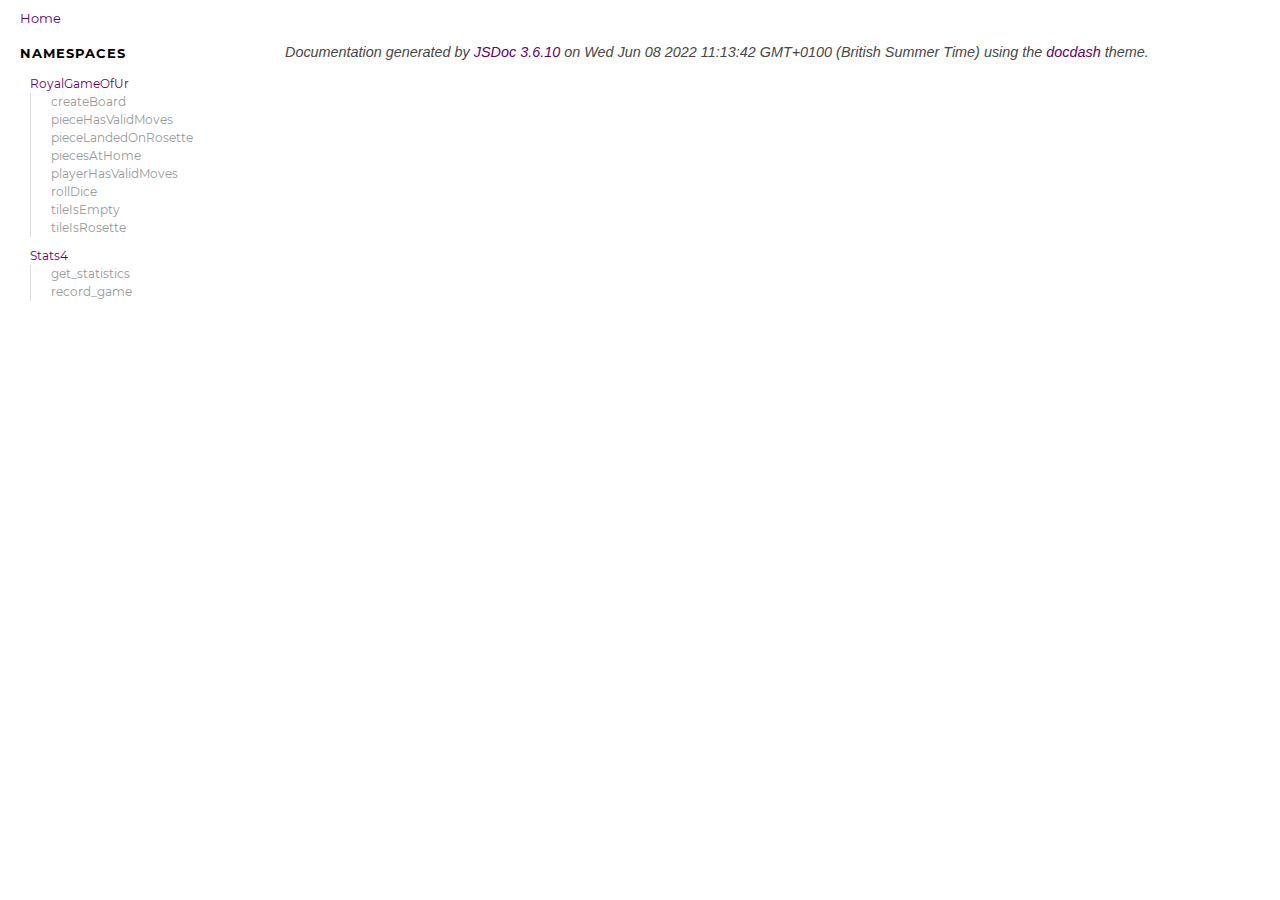
<file: docs/index.html>
<!DOCTYPE html>
<html lang="en">
<head>
    
    <meta charset="utf-8">
    <title>Home - Documentation</title>
    
    
    <script src="scripts/prettify/prettify.js"></script>
    <script src="scripts/prettify/lang-css.js"></script>
    <!--[if lt IE 9]>
      <script src="//html5shiv.googlecode.com/svn/trunk/html5.js"></script>
    <![endif]-->
    <link type="text/css" rel="stylesheet" href="styles/prettify.css">
    <link type="text/css" rel="stylesheet" href="styles/jsdoc.css">
    <script src="scripts/nav.js" defer></script>
    <meta name="viewport" content="width=device-width, initial-scale=1.0">
</head>
<body>

<input type="checkbox" id="nav-trigger" class="nav-trigger" />
<label for="nav-trigger" class="navicon-button x">
  <div class="navicon"></div>
</label>

<label for="nav-trigger" class="overlay"></label>

<nav >
    
    <h2><a href="index.html">Home</a></h2><h3>Namespaces</h3><ul><li><a href="RoyalGameOfUr.html">RoyalGameOfUr</a><ul class='methods'><li data-type='method'><a href="RoyalGameOfUr.html#.createBoard">createBoard</a></li><li data-type='method'><a href="RoyalGameOfUr.html#.pieceHasValidMoves">pieceHasValidMoves</a></li><li data-type='method'><a href="RoyalGameOfUr.html#.pieceLandedOnRosette">pieceLandedOnRosette</a></li><li data-type='method'><a href="RoyalGameOfUr.html#.piecesAtHome">piecesAtHome</a></li><li data-type='method'><a href="RoyalGameOfUr.html#.playerHasValidMoves">playerHasValidMoves</a></li><li data-type='method'><a href="RoyalGameOfUr.html#.rollDice">rollDice</a></li><li data-type='method'><a href="RoyalGameOfUr.html#.tileIsEmpty">tileIsEmpty</a></li><li data-type='method'><a href="RoyalGameOfUr.html#.tileIsRosette">tileIsRosette</a></li></ul></li><li><a href="Stats4.html">Stats4</a><ul class='methods'><li data-type='method'><a href="Stats4.html#.get_statistics">get_statistics</a></li><li data-type='method'><a href="Stats4.html#.record_game">record_game</a></li></ul></li></ul>
</nav>

<div id="main">
    

    



    


    <section class="package">
        <h3> </h3>		
    </section>









    








    
    
</div>

<br class="clear">

<footer>
    Documentation generated by <a href="https://github.com/jsdoc3/jsdoc">JSDoc 3.6.10</a> on Wed Jun 08 2022 11:13:42 GMT+0100 (British Summer Time) using the <a href="https://github.com/clenemt/docdash">docdash</a> theme.
</footer>

<script>prettyPrint();</script>
<script src="scripts/polyfill.js"></script>
<script src="scripts/linenumber.js"></script>



</body>
</html>
</file>
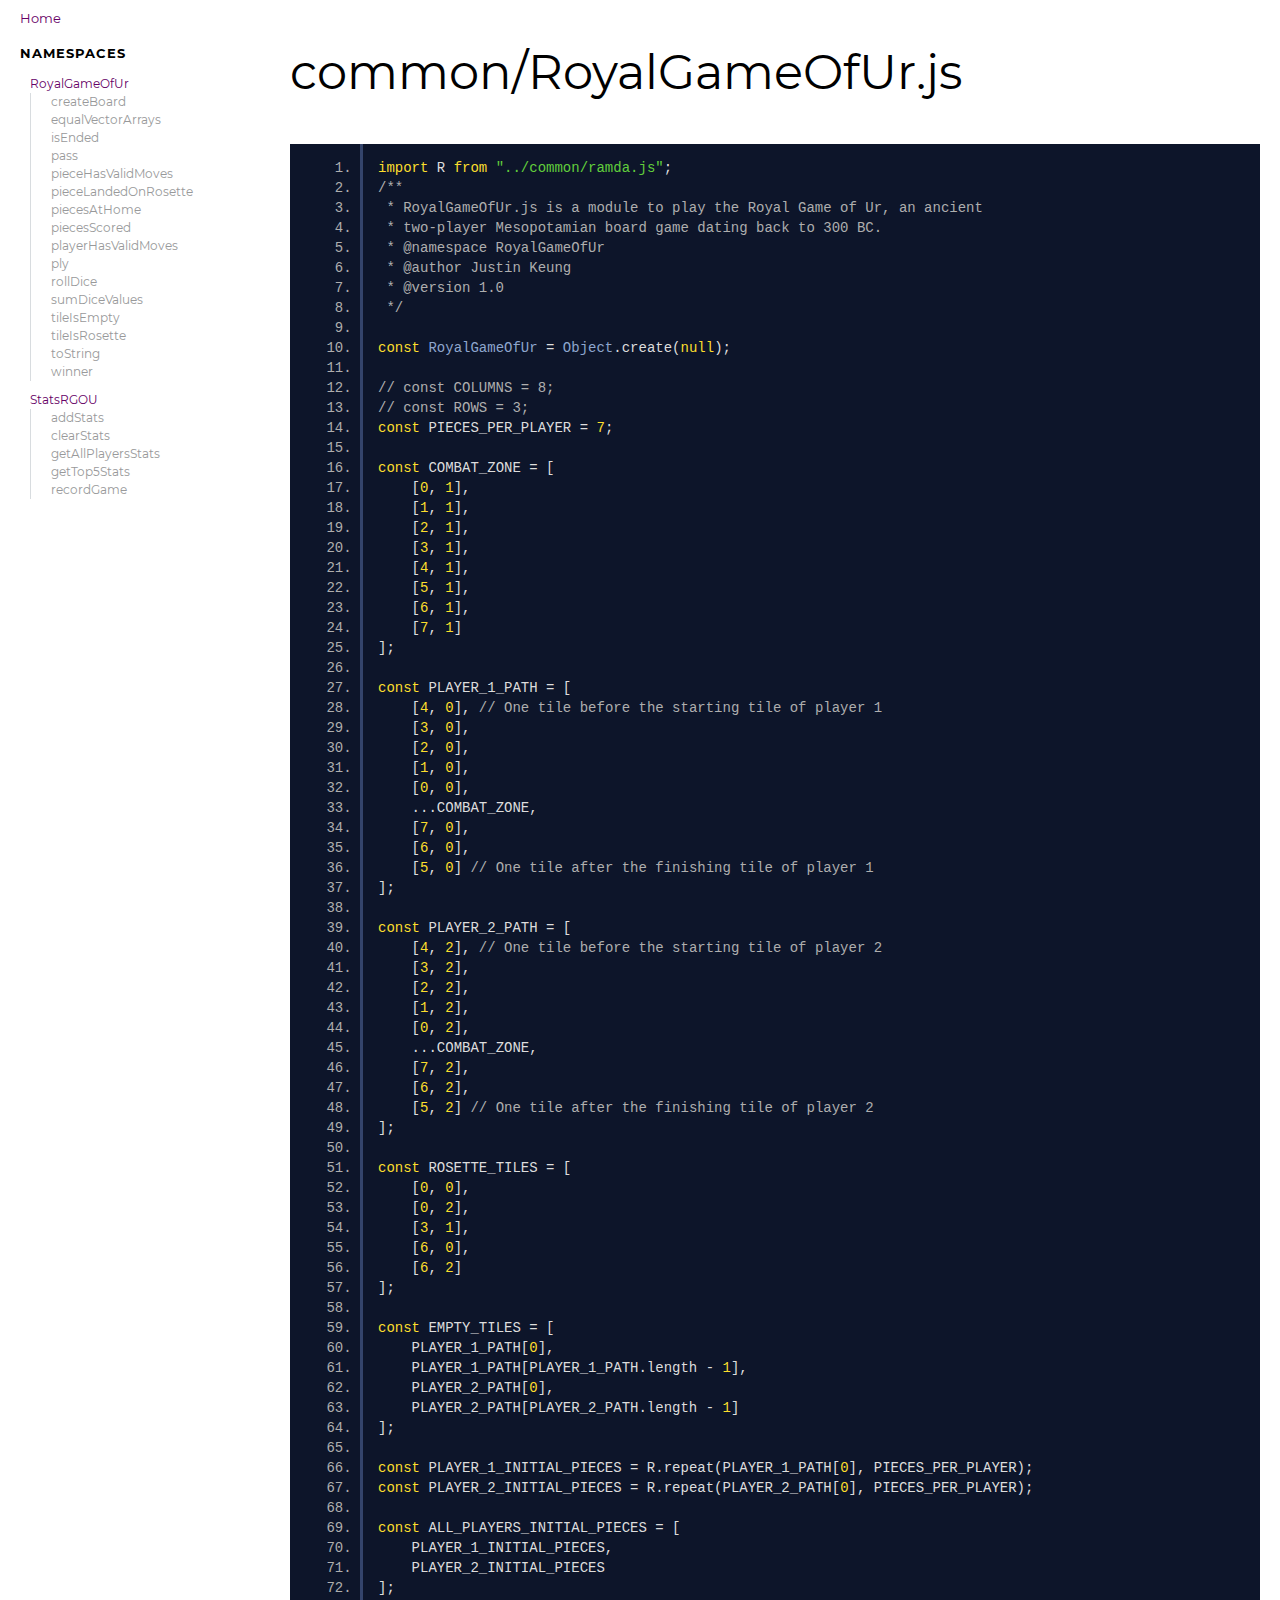
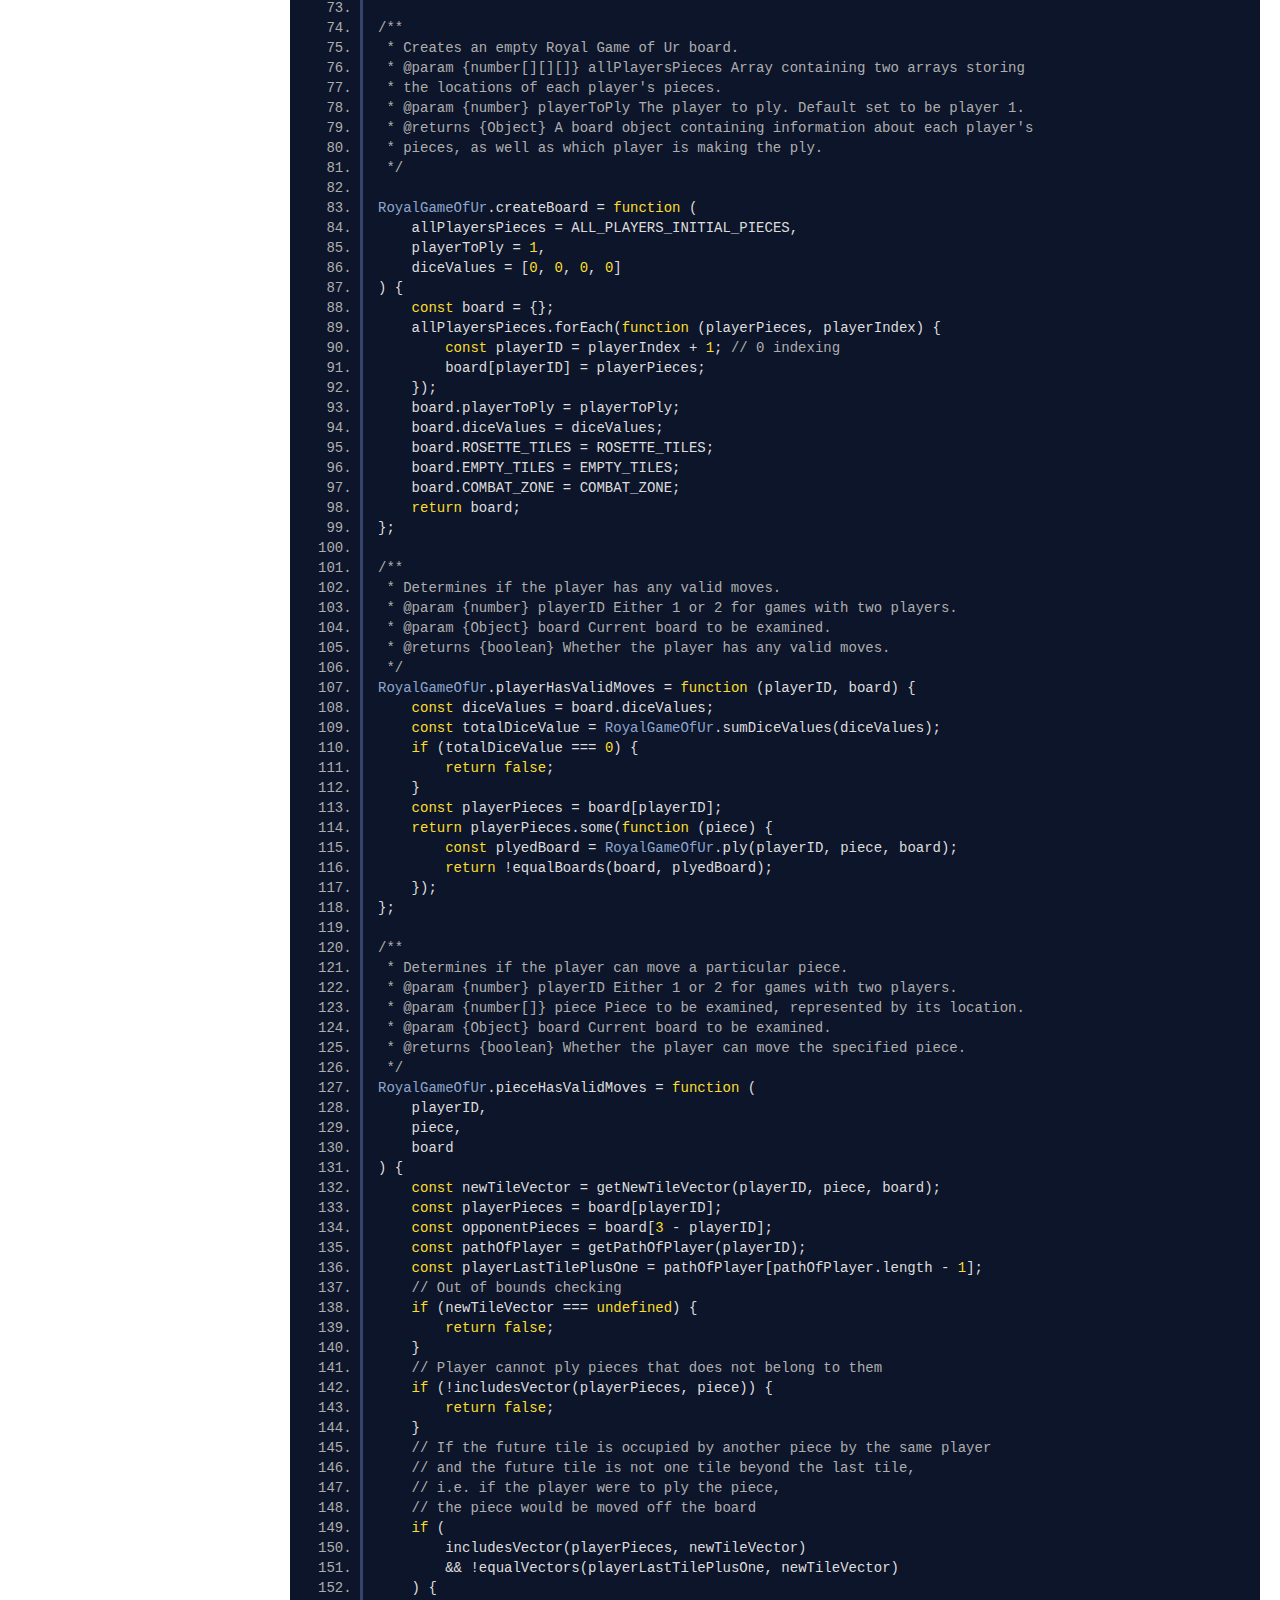
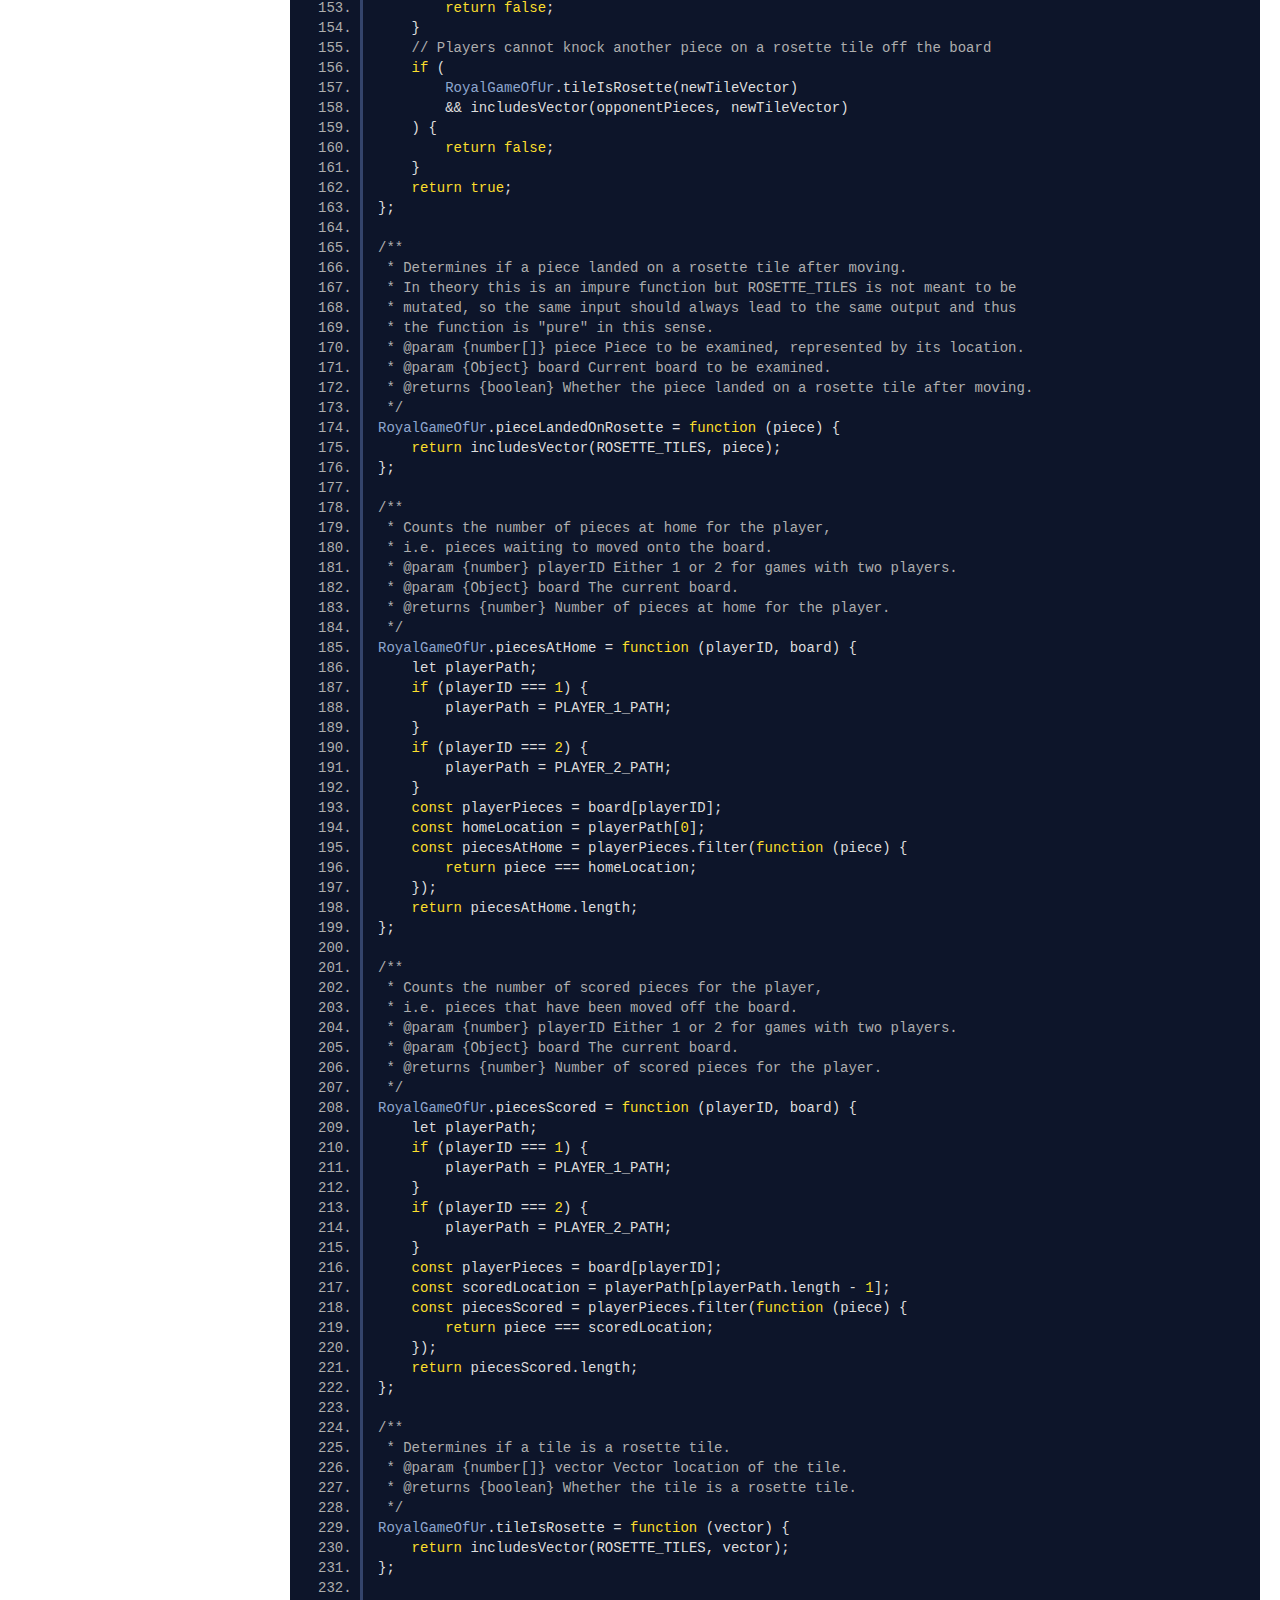
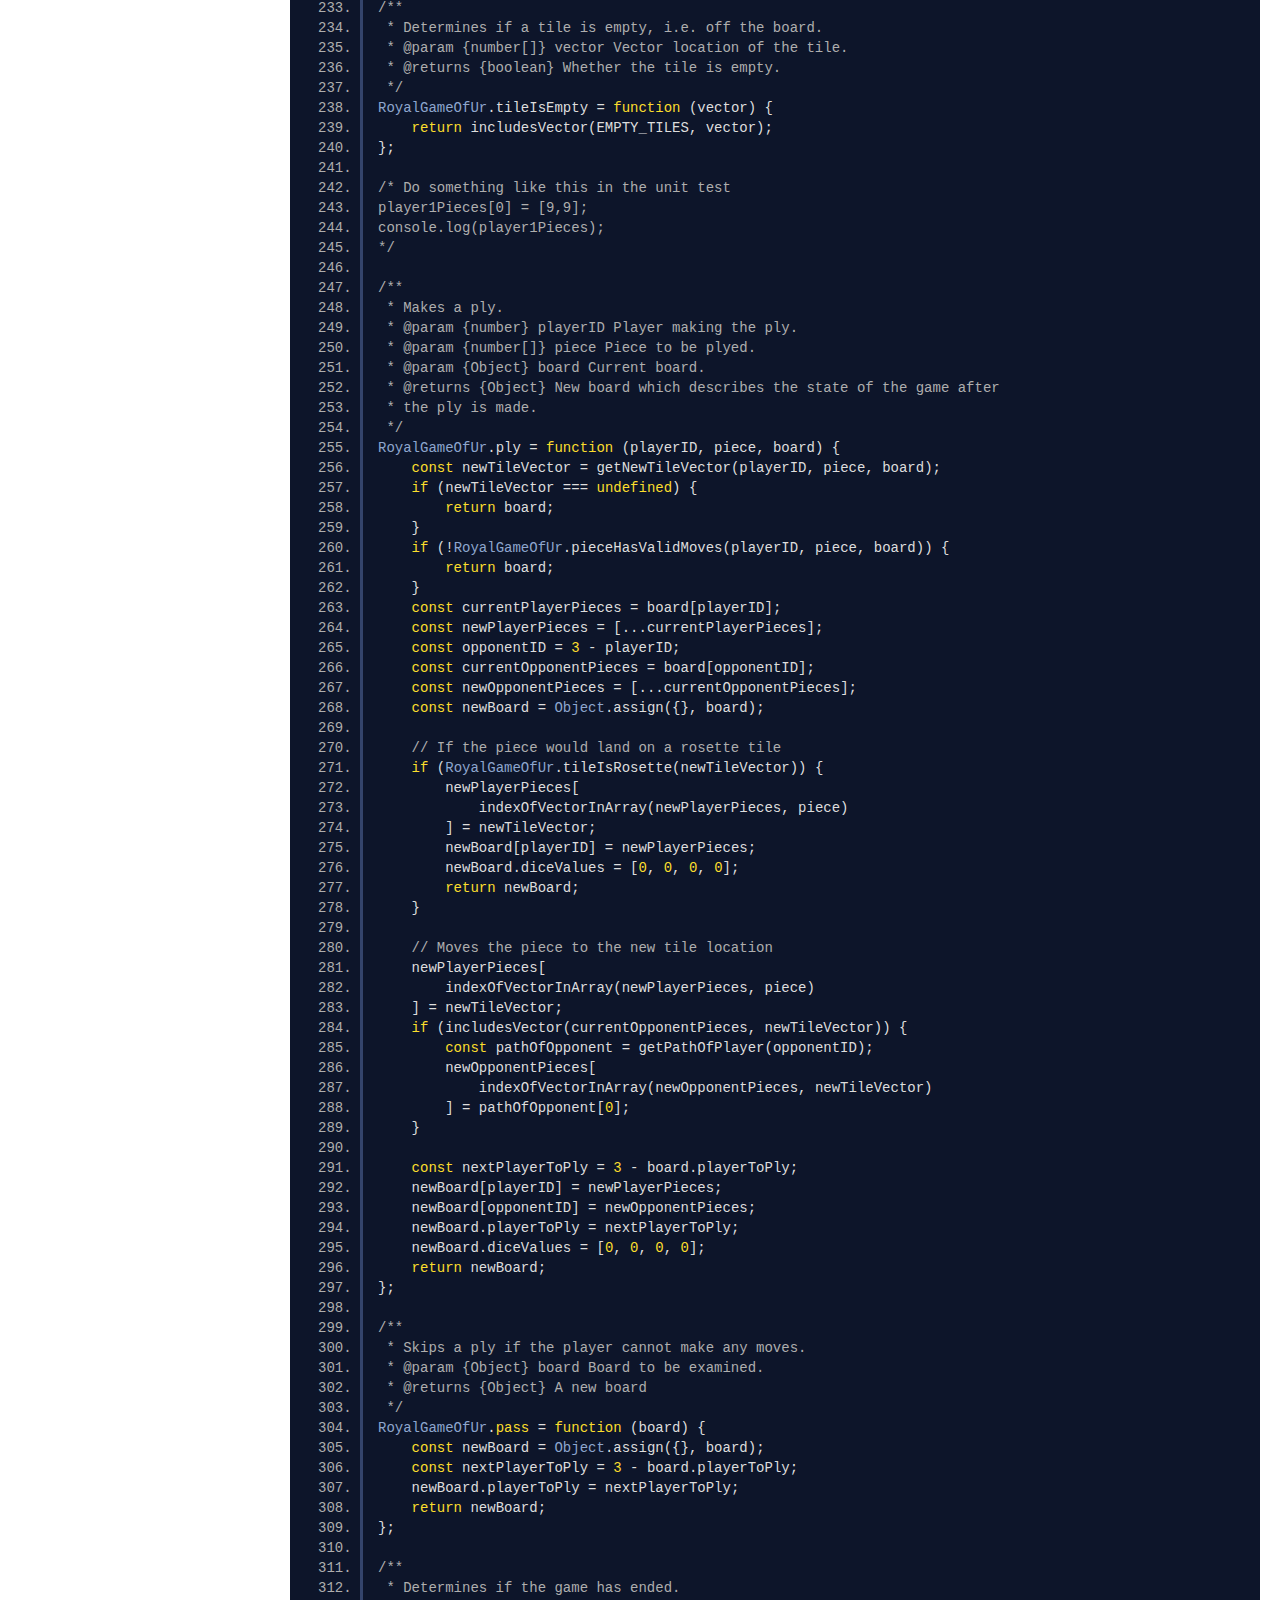
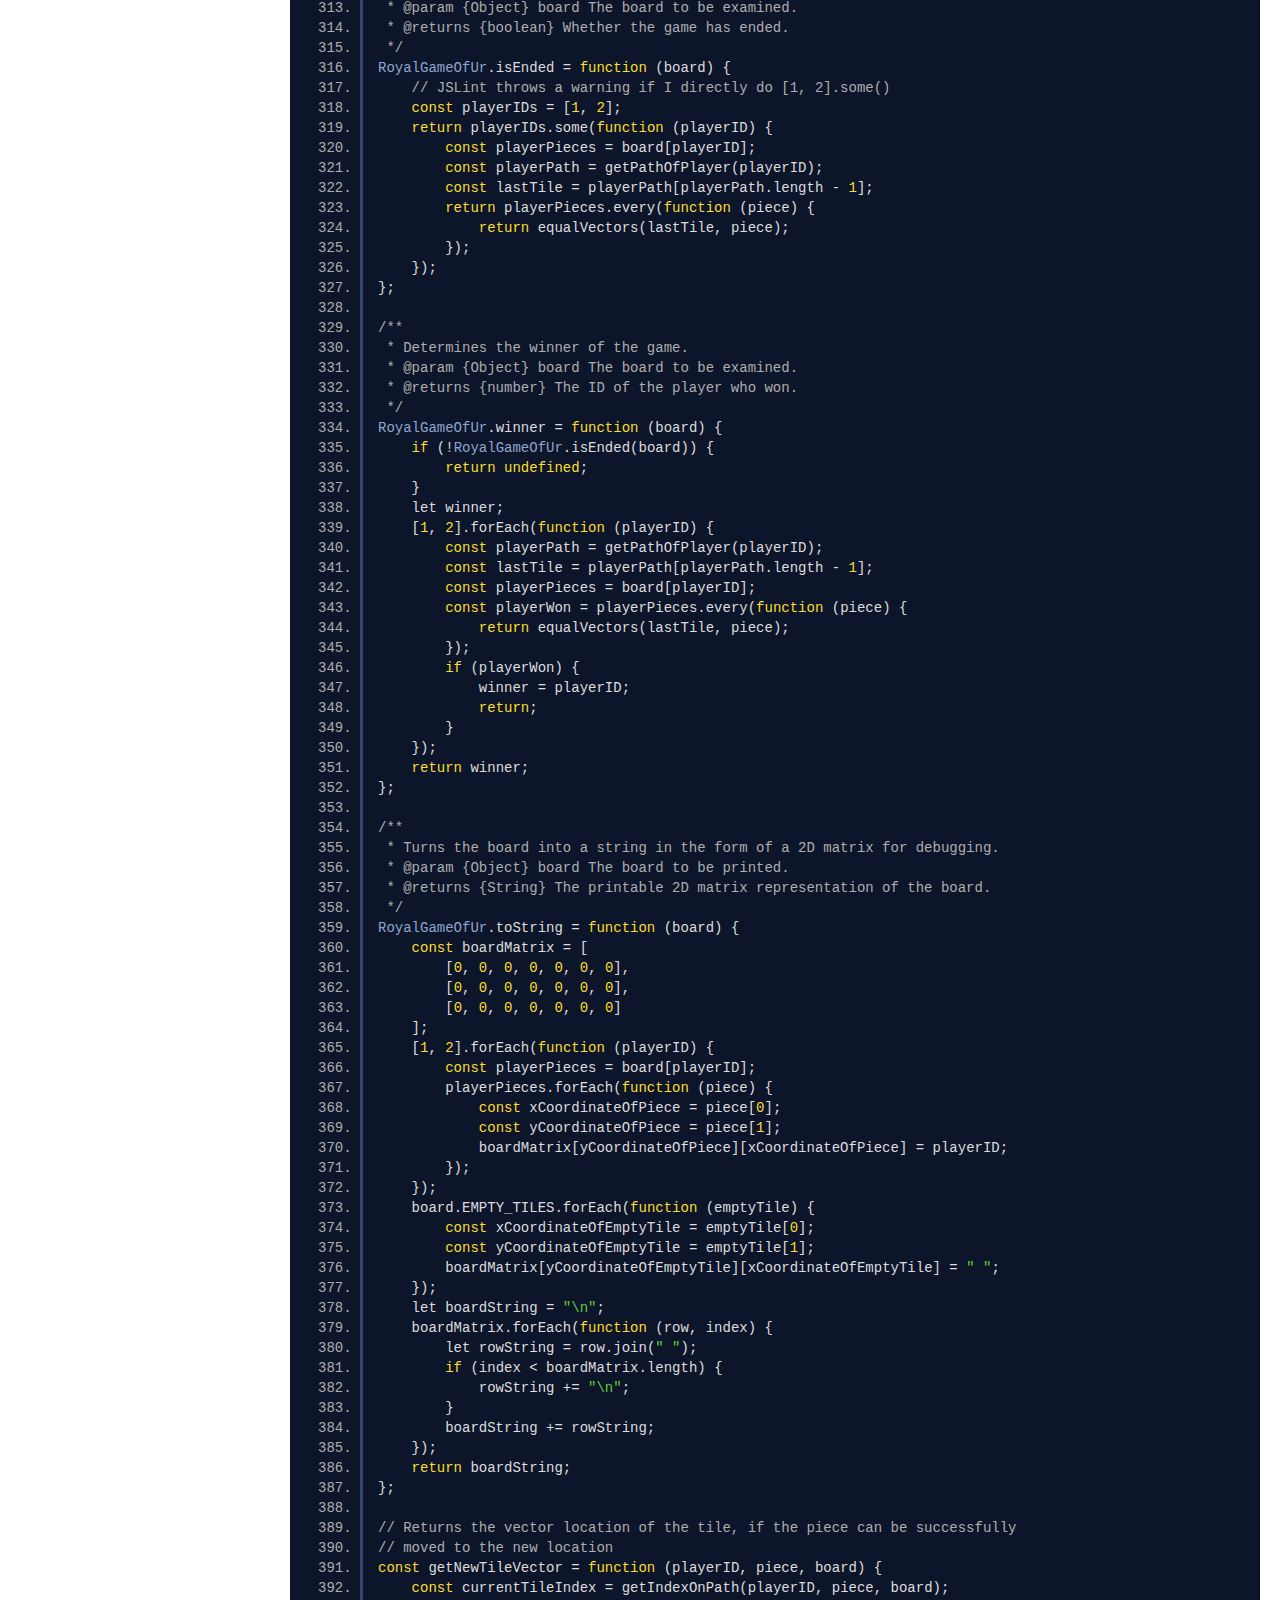
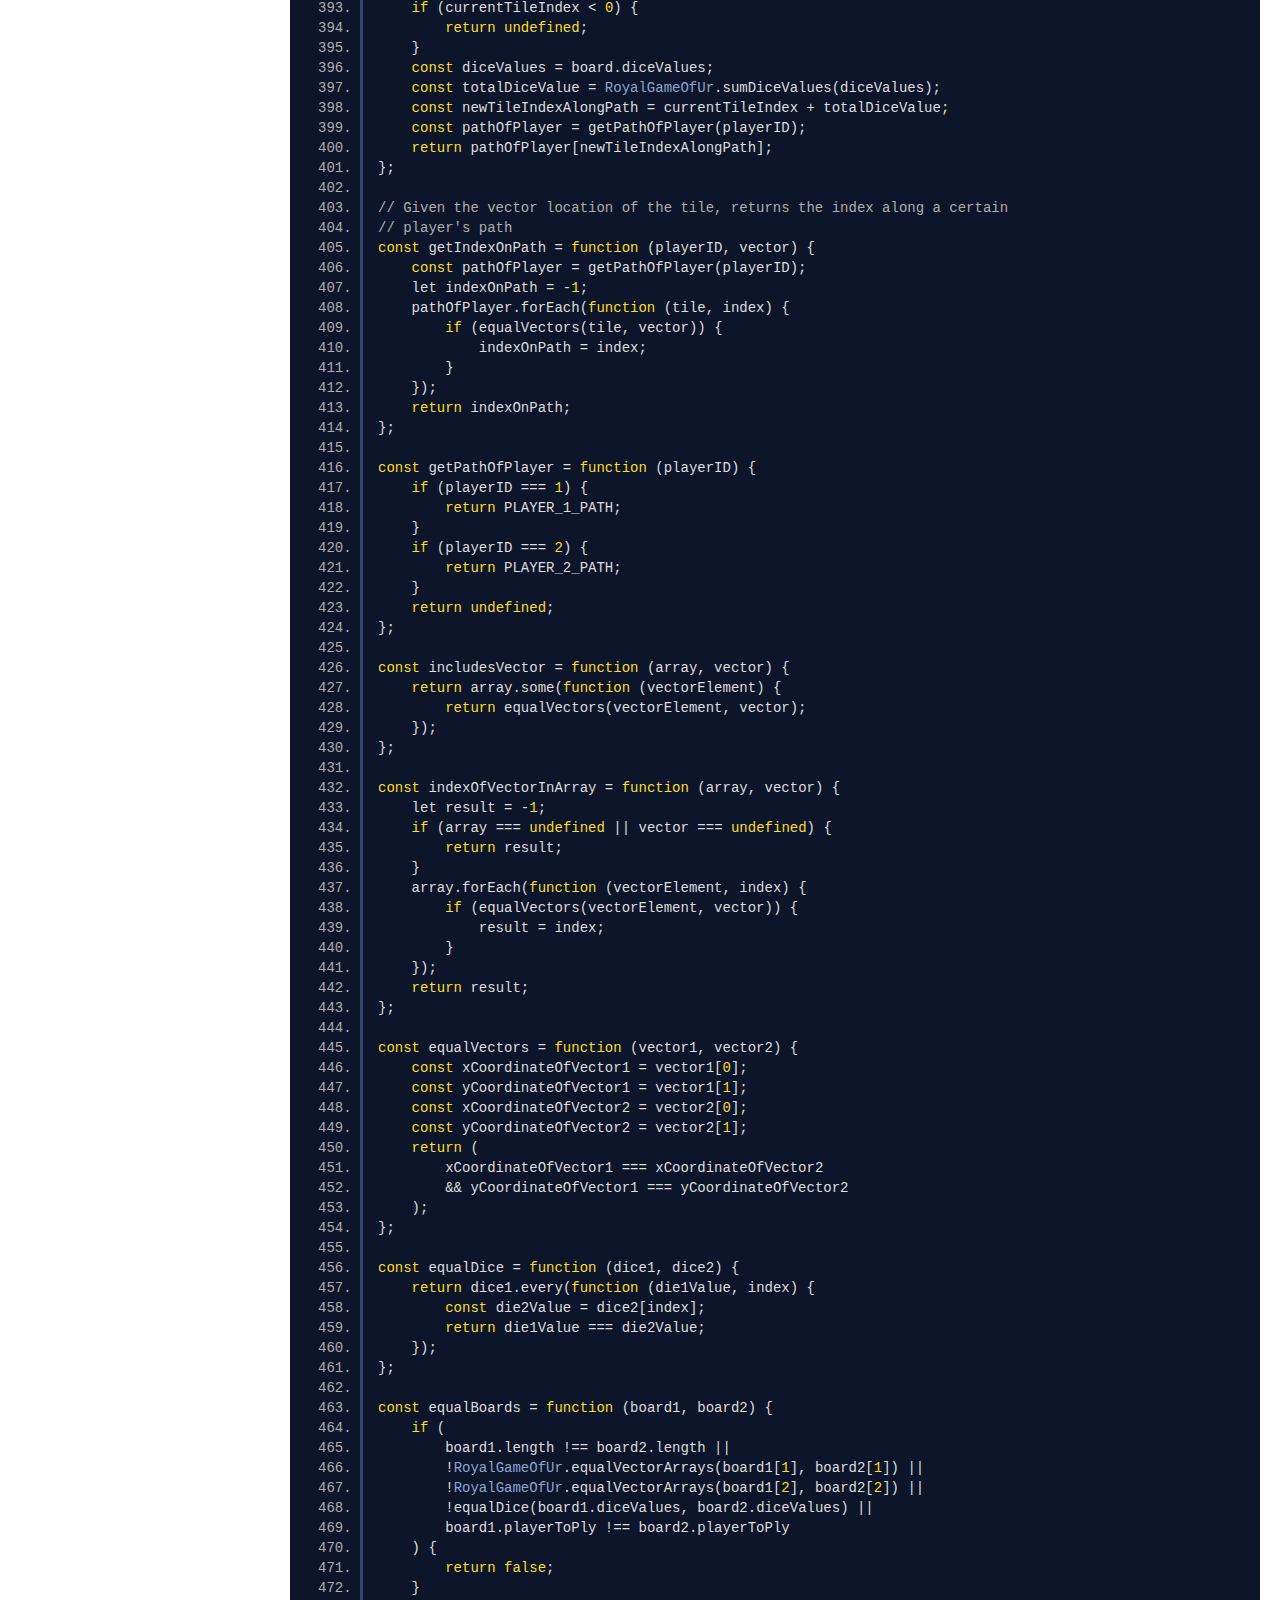
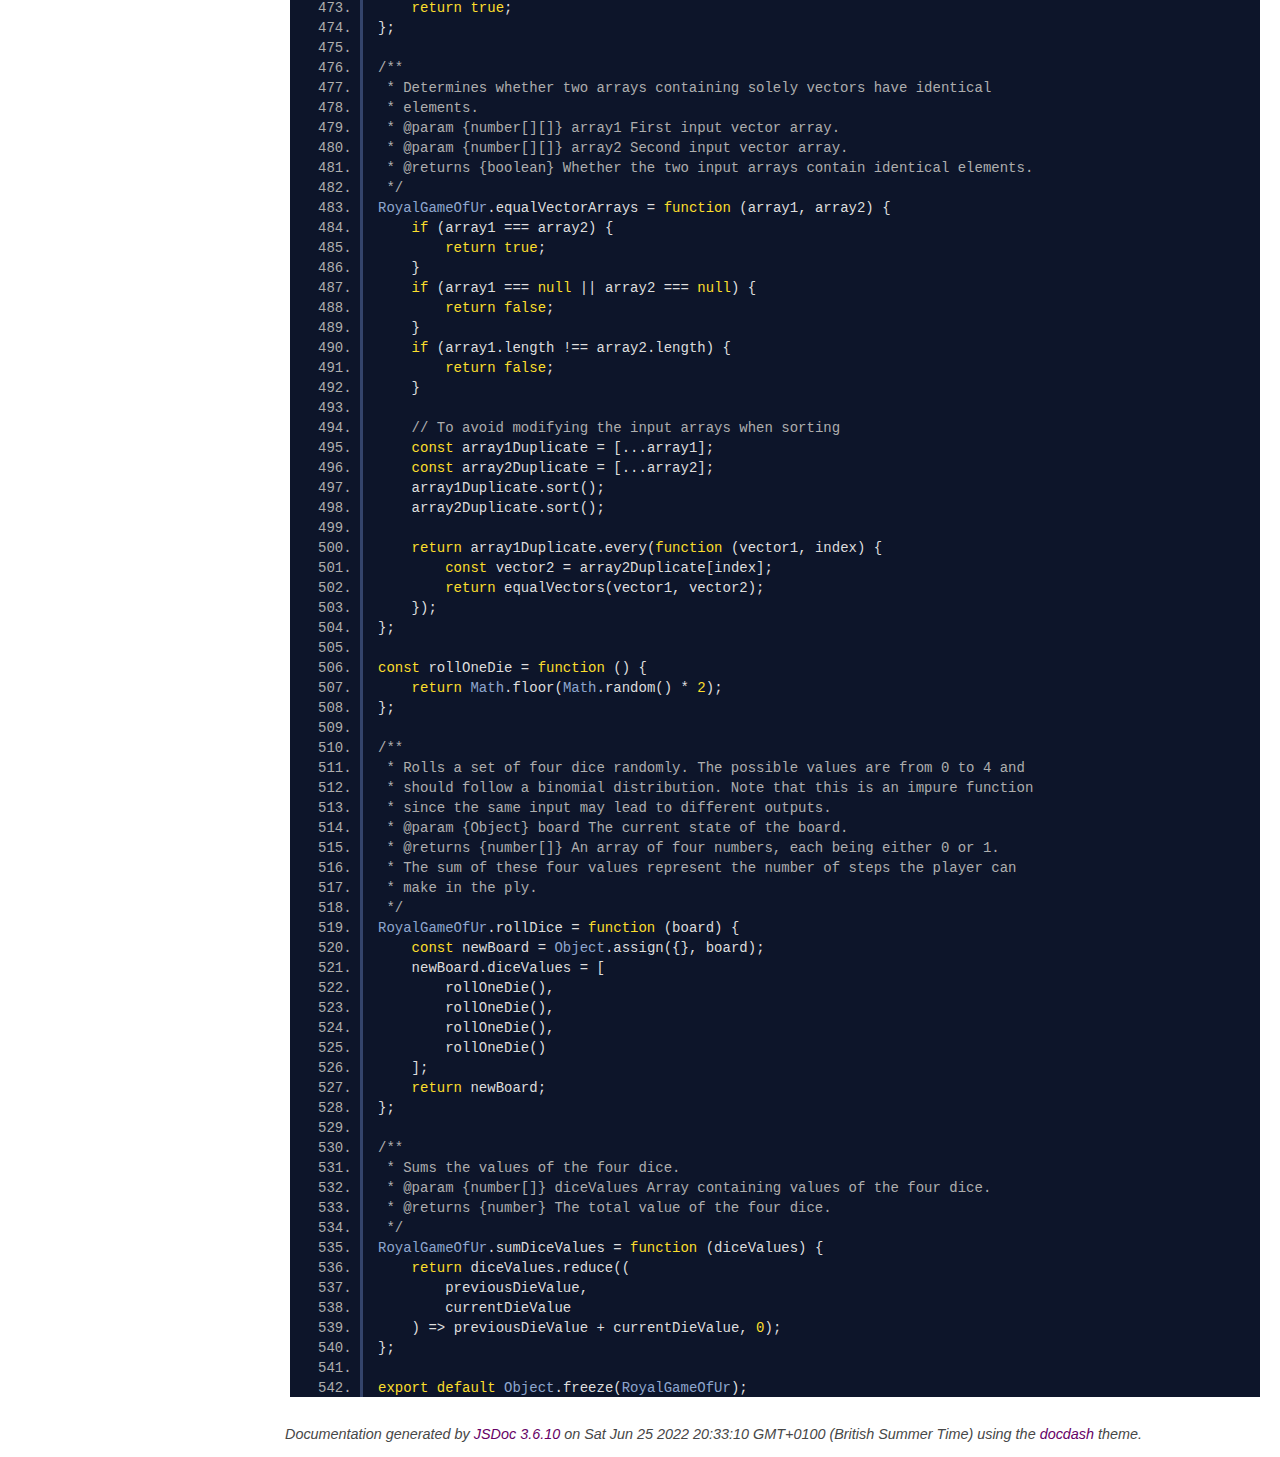
<file: docs/common_RoyalGameOfUr.js.html>
<!DOCTYPE html>
<html lang="en">
<head>
    
    <meta charset="utf-8">
    <title>common/RoyalGameOfUr.js - Documentation</title>
    
    
    <script src="scripts/prettify/prettify.js"></script>
    <script src="scripts/prettify/lang-css.js"></script>
    <!--[if lt IE 9]>
      <script src="//html5shiv.googlecode.com/svn/trunk/html5.js"></script>
    <![endif]-->
    <link type="text/css" rel="stylesheet" href="styles/prettify.css">
    <link type="text/css" rel="stylesheet" href="styles/jsdoc.css">
    <script src="scripts/nav.js" defer></script>
    <meta name="viewport" content="width=device-width, initial-scale=1.0">
</head>
<body>

<input type="checkbox" id="nav-trigger" class="nav-trigger" />
<label for="nav-trigger" class="navicon-button x">
  <div class="navicon"></div>
</label>

<label for="nav-trigger" class="overlay"></label>

<nav >
    
    <h2><a href="index.html">Home</a></h2><h3>Namespaces</h3><ul><li><a href="RoyalGameOfUr.html">RoyalGameOfUr</a><ul class='methods'><li data-type='method'><a href="RoyalGameOfUr.html#.createBoard">createBoard</a></li><li data-type='method'><a href="RoyalGameOfUr.html#.equalVectorArrays">equalVectorArrays</a></li><li data-type='method'><a href="RoyalGameOfUr.html#.isEnded">isEnded</a></li><li data-type='method'><a href="RoyalGameOfUr.html#.pass">pass</a></li><li data-type='method'><a href="RoyalGameOfUr.html#.pieceHasValidMoves">pieceHasValidMoves</a></li><li data-type='method'><a href="RoyalGameOfUr.html#.pieceLandedOnRosette">pieceLandedOnRosette</a></li><li data-type='method'><a href="RoyalGameOfUr.html#.piecesAtHome">piecesAtHome</a></li><li data-type='method'><a href="RoyalGameOfUr.html#.piecesScored">piecesScored</a></li><li data-type='method'><a href="RoyalGameOfUr.html#.playerHasValidMoves">playerHasValidMoves</a></li><li data-type='method'><a href="RoyalGameOfUr.html#.ply">ply</a></li><li data-type='method'><a href="RoyalGameOfUr.html#.rollDice">rollDice</a></li><li data-type='method'><a href="RoyalGameOfUr.html#.sumDiceValues">sumDiceValues</a></li><li data-type='method'><a href="RoyalGameOfUr.html#.tileIsEmpty">tileIsEmpty</a></li><li data-type='method'><a href="RoyalGameOfUr.html#.tileIsRosette">tileIsRosette</a></li><li data-type='method'><a href="RoyalGameOfUr.html#.toString">toString</a></li><li data-type='method'><a href="RoyalGameOfUr.html#.winner">winner</a></li></ul></li><li><a href="StatsRGOU.html">StatsRGOU</a><ul class='methods'><li data-type='method'><a href="StatsRGOU.html#.addStats">addStats</a></li><li data-type='method'><a href="StatsRGOU.html#.clearStats">clearStats</a></li><li data-type='method'><a href="StatsRGOU.html#.getAllPlayersStats">getAllPlayersStats</a></li><li data-type='method'><a href="StatsRGOU.html#.getTop5Stats">getTop5Stats</a></li><li data-type='method'><a href="StatsRGOU.html#.recordGame">recordGame</a></li></ul></li></ul>
</nav>

<div id="main">
    
    <h1 class="page-title">common/RoyalGameOfUr.js</h1>
    

    



    
    <section>
        <article>
            <pre class="prettyprint source linenums"><code>import R from "../common/ramda.js";
/**
 * RoyalGameOfUr.js is a module to play the Royal Game of Ur, an ancient
 * two-player Mesopotamian board game dating back to 300 BC.
 * @namespace RoyalGameOfUr
 * @author Justin Keung
 * @version 1.0
 */

const RoyalGameOfUr = Object.create(null);

// const COLUMNS = 8;
// const ROWS = 3;
const PIECES_PER_PLAYER = 7;

const COMBAT_ZONE = [
    [0, 1],
    [1, 1],
    [2, 1],
    [3, 1],
    [4, 1],
    [5, 1],
    [6, 1],
    [7, 1]
];

const PLAYER_1_PATH = [
    [4, 0], // One tile before the starting tile of player 1
    [3, 0],
    [2, 0],
    [1, 0],
    [0, 0],
    ...COMBAT_ZONE,
    [7, 0],
    [6, 0],
    [5, 0] // One tile after the finishing tile of player 1
];

const PLAYER_2_PATH = [
    [4, 2], // One tile before the starting tile of player 2
    [3, 2],
    [2, 2],
    [1, 2],
    [0, 2],
    ...COMBAT_ZONE,
    [7, 2],
    [6, 2],
    [5, 2] // One tile after the finishing tile of player 2
];

const ROSETTE_TILES = [
    [0, 0],
    [0, 2],
    [3, 1],
    [6, 0],
    [6, 2]
];

const EMPTY_TILES = [
    PLAYER_1_PATH[0],
    PLAYER_1_PATH[PLAYER_1_PATH.length - 1],
    PLAYER_2_PATH[0],
    PLAYER_2_PATH[PLAYER_2_PATH.length - 1]
];

const PLAYER_1_INITIAL_PIECES = R.repeat(PLAYER_1_PATH[0], PIECES_PER_PLAYER);
const PLAYER_2_INITIAL_PIECES = R.repeat(PLAYER_2_PATH[0], PIECES_PER_PLAYER);

const ALL_PLAYERS_INITIAL_PIECES = [
    PLAYER_1_INITIAL_PIECES,
    PLAYER_2_INITIAL_PIECES
];

/**
 * Creates an empty Royal Game of Ur board.
 * @param {number[][][]} allPlayersPieces Array containing two arrays storing
 * the locations of each player's pieces.
 * @param {number} playerToPly The player to ply. Default set to be player 1.
 * @returns {Object} A board object containing information about each player's
 * pieces, as well as which player is making the ply.
 */

RoyalGameOfUr.createBoard = function (
    allPlayersPieces = ALL_PLAYERS_INITIAL_PIECES,
    playerToPly = 1,
    diceValues = [0, 0, 0, 0]
) {
    const board = {};
    allPlayersPieces.forEach(function (playerPieces, playerIndex) {
        const playerID = playerIndex + 1; // 0 indexing
        board[playerID] = playerPieces;
    });
    board.playerToPly = playerToPly;
    board.diceValues = diceValues;
    board.ROSETTE_TILES = ROSETTE_TILES;
    board.EMPTY_TILES = EMPTY_TILES;
    board.COMBAT_ZONE = COMBAT_ZONE;
    return board;
};

/**
 * Determines if the player has any valid moves.
 * @param {number} playerID Either 1 or 2 for games with two players.
 * @param {Object} board Current board to be examined.
 * @returns {boolean} Whether the player has any valid moves.
 */
RoyalGameOfUr.playerHasValidMoves = function (playerID, board) {
    const diceValues = board.diceValues;
    const totalDiceValue = RoyalGameOfUr.sumDiceValues(diceValues);
    if (totalDiceValue === 0) {
        return false;
    }
    const playerPieces = board[playerID];
    return playerPieces.some(function (piece) {
        const plyedBoard = RoyalGameOfUr.ply(playerID, piece, board);
        return !equalBoards(board, plyedBoard);
    });
};

/**
 * Determines if the player can move a particular piece.
 * @param {number} playerID Either 1 or 2 for games with two players.
 * @param {number[]} piece Piece to be examined, represented by its location.
 * @param {Object} board Current board to be examined.
 * @returns {boolean} Whether the player can move the specified piece.
 */
RoyalGameOfUr.pieceHasValidMoves = function (
    playerID,
    piece,
    board
) {
    const newTileVector = getNewTileVector(playerID, piece, board);
    const playerPieces = board[playerID];
    const opponentPieces = board[3 - playerID];
    const pathOfPlayer = getPathOfPlayer(playerID);
    const playerLastTilePlusOne = pathOfPlayer[pathOfPlayer.length - 1];
    // Out of bounds checking
    if (newTileVector === undefined) {
        return false;
    }
    // Player cannot ply pieces that does not belong to them
    if (!includesVector(playerPieces, piece)) {
        return false;
    }
    // If the future tile is occupied by another piece by the same player
    // and the future tile is not one tile beyond the last tile,
    // i.e. if the player were to ply the piece,
    // the piece would be moved off the board
    if (
        includesVector(playerPieces, newTileVector)
        &amp;&amp; !equalVectors(playerLastTilePlusOne, newTileVector)
    ) {
        return false;
    }
    // Players cannot knock another piece on a rosette tile off the board
    if (
        RoyalGameOfUr.tileIsRosette(newTileVector)
        &amp;&amp; includesVector(opponentPieces, newTileVector)
    ) {
        return false;
    }
    return true;
};

/**
 * Determines if a piece landed on a rosette tile after moving.
 * In theory this is an impure function but ROSETTE_TILES is not meant to be
 * mutated, so the same input should always lead to the same output and thus
 * the function is "pure" in this sense.
 * @param {number[]} piece Piece to be examined, represented by its location.
 * @param {Object} board Current board to be examined.
 * @returns {boolean} Whether the piece landed on a rosette tile after moving.
 */
RoyalGameOfUr.pieceLandedOnRosette = function (piece) {
    return includesVector(ROSETTE_TILES, piece);
};

/**
 * Counts the number of pieces at home for the player,
 * i.e. pieces waiting to moved onto the board.
 * @param {number} playerID Either 1 or 2 for games with two players.
 * @param {Object} board The current board.
 * @returns {number} Number of pieces at home for the player.
 */
RoyalGameOfUr.piecesAtHome = function (playerID, board) {
    let playerPath;
    if (playerID === 1) {
        playerPath = PLAYER_1_PATH;
    }
    if (playerID === 2) {
        playerPath = PLAYER_2_PATH;
    }
    const playerPieces = board[playerID];
    const homeLocation = playerPath[0];
    const piecesAtHome = playerPieces.filter(function (piece) {
        return piece === homeLocation;
    });
    return piecesAtHome.length;
};

/**
 * Counts the number of scored pieces for the player,
 * i.e. pieces that have been moved off the board.
 * @param {number} playerID Either 1 or 2 for games with two players.
 * @param {Object} board The current board.
 * @returns {number} Number of scored pieces for the player.
 */
RoyalGameOfUr.piecesScored = function (playerID, board) {
    let playerPath;
    if (playerID === 1) {
        playerPath = PLAYER_1_PATH;
    }
    if (playerID === 2) {
        playerPath = PLAYER_2_PATH;
    }
    const playerPieces = board[playerID];
    const scoredLocation = playerPath[playerPath.length - 1];
    const piecesScored = playerPieces.filter(function (piece) {
        return piece === scoredLocation;
    });
    return piecesScored.length;
};

/**
 * Determines if a tile is a rosette tile.
 * @param {number[]} vector Vector location of the tile.
 * @returns {boolean} Whether the tile is a rosette tile.
 */
RoyalGameOfUr.tileIsRosette = function (vector) {
    return includesVector(ROSETTE_TILES, vector);
};

/**
 * Determines if a tile is empty, i.e. off the board.
 * @param {number[]} vector Vector location of the tile.
 * @returns {boolean} Whether the tile is empty.
 */
RoyalGameOfUr.tileIsEmpty = function (vector) {
    return includesVector(EMPTY_TILES, vector);
};

/* Do something like this in the unit test
player1Pieces[0] = [9,9];
console.log(player1Pieces);
*/

/**
 * Makes a ply.
 * @param {number} playerID Player making the ply.
 * @param {number[]} piece Piece to be plyed.
 * @param {Object} board Current board.
 * @returns {Object} New board which describes the state of the game after
 * the ply is made.
 */
RoyalGameOfUr.ply = function (playerID, piece, board) {
    const newTileVector = getNewTileVector(playerID, piece, board);
    if (newTileVector === undefined) {
        return board;
    }
    if (!RoyalGameOfUr.pieceHasValidMoves(playerID, piece, board)) {
        return board;
    }
    const currentPlayerPieces = board[playerID];
    const newPlayerPieces = [...currentPlayerPieces];
    const opponentID = 3 - playerID;
    const currentOpponentPieces = board[opponentID];
    const newOpponentPieces = [...currentOpponentPieces];
    const newBoard = Object.assign({}, board);

    // If the piece would land on a rosette tile
    if (RoyalGameOfUr.tileIsRosette(newTileVector)) {
        newPlayerPieces[
            indexOfVectorInArray(newPlayerPieces, piece)
        ] = newTileVector;
        newBoard[playerID] = newPlayerPieces;
        newBoard.diceValues = [0, 0, 0, 0];
        return newBoard;
    }

    // Moves the piece to the new tile location
    newPlayerPieces[
        indexOfVectorInArray(newPlayerPieces, piece)
    ] = newTileVector;
    if (includesVector(currentOpponentPieces, newTileVector)) {
        const pathOfOpponent = getPathOfPlayer(opponentID);
        newOpponentPieces[
            indexOfVectorInArray(newOpponentPieces, newTileVector)
        ] = pathOfOpponent[0];
    }

    const nextPlayerToPly = 3 - board.playerToPly;
    newBoard[playerID] = newPlayerPieces;
    newBoard[opponentID] = newOpponentPieces;
    newBoard.playerToPly = nextPlayerToPly;
    newBoard.diceValues = [0, 0, 0, 0];
    return newBoard;
};

/**
 * Skips a ply if the player cannot make any moves.
 * @param {Object} board Board to be examined.
 * @returns {Object} A new board
 */
RoyalGameOfUr.pass = function (board) {
    const newBoard = Object.assign({}, board);
    const nextPlayerToPly = 3 - board.playerToPly;
    newBoard.playerToPly = nextPlayerToPly;
    return newBoard;
};

/**
 * Determines if the game has ended.
 * @param {Object} board The board to be examined.
 * @returns {boolean} Whether the game has ended.
 */
RoyalGameOfUr.isEnded = function (board) {
    // JSLint throws a warning if I directly do [1, 2].some()
    const playerIDs = [1, 2];
    return playerIDs.some(function (playerID) {
        const playerPieces = board[playerID];
        const playerPath = getPathOfPlayer(playerID);
        const lastTile = playerPath[playerPath.length - 1];
        return playerPieces.every(function (piece) {
            return equalVectors(lastTile, piece);
        });
    });
};

/**
 * Determines the winner of the game.
 * @param {Object} board The board to be examined.
 * @returns {number} The ID of the player who won.
 */
RoyalGameOfUr.winner = function (board) {
    if (!RoyalGameOfUr.isEnded(board)) {
        return undefined;
    }
    let winner;
    [1, 2].forEach(function (playerID) {
        const playerPath = getPathOfPlayer(playerID);
        const lastTile = playerPath[playerPath.length - 1];
        const playerPieces = board[playerID];
        const playerWon = playerPieces.every(function (piece) {
            return equalVectors(lastTile, piece);
        });
        if (playerWon) {
            winner = playerID;
            return;
        }
    });
    return winner;
};

/**
 * Turns the board into a string in the form of a 2D matrix for debugging.
 * @param {Object} board The board to be printed.
 * @returns {String} The printable 2D matrix representation of the board.
 */
RoyalGameOfUr.toString = function (board) {
    const boardMatrix = [
        [0, 0, 0, 0, 0, 0, 0],
        [0, 0, 0, 0, 0, 0, 0],
        [0, 0, 0, 0, 0, 0, 0]
    ];
    [1, 2].forEach(function (playerID) {
        const playerPieces = board[playerID];
        playerPieces.forEach(function (piece) {
            const xCoordinateOfPiece = piece[0];
            const yCoordinateOfPiece = piece[1];
            boardMatrix[yCoordinateOfPiece][xCoordinateOfPiece] = playerID;
        });
    });
    board.EMPTY_TILES.forEach(function (emptyTile) {
        const xCoordinateOfEmptyTile = emptyTile[0];
        const yCoordinateOfEmptyTile = emptyTile[1];
        boardMatrix[yCoordinateOfEmptyTile][xCoordinateOfEmptyTile] = " ";
    });
    let boardString = "\n";
    boardMatrix.forEach(function (row, index) {
        let rowString = row.join(" ");
        if (index &lt; boardMatrix.length) {
            rowString += "\n";
        }
        boardString += rowString;
    });
    return boardString;
};

// Returns the vector location of the tile, if the piece can be successfully
// moved to the new location
const getNewTileVector = function (playerID, piece, board) {
    const currentTileIndex = getIndexOnPath(playerID, piece, board);
    if (currentTileIndex &lt; 0) {
        return undefined;
    }
    const diceValues = board.diceValues;
    const totalDiceValue = RoyalGameOfUr.sumDiceValues(diceValues);
    const newTileIndexAlongPath = currentTileIndex + totalDiceValue;
    const pathOfPlayer = getPathOfPlayer(playerID);
    return pathOfPlayer[newTileIndexAlongPath];
};

// Given the vector location of the tile, returns the index along a certain
// player's path
const getIndexOnPath = function (playerID, vector) {
    const pathOfPlayer = getPathOfPlayer(playerID);
    let indexOnPath = -1;
    pathOfPlayer.forEach(function (tile, index) {
        if (equalVectors(tile, vector)) {
            indexOnPath = index;
        }
    });
    return indexOnPath;
};

const getPathOfPlayer = function (playerID) {
    if (playerID === 1) {
        return PLAYER_1_PATH;
    }
    if (playerID === 2) {
        return PLAYER_2_PATH;
    }
    return undefined;
};

const includesVector = function (array, vector) {
    return array.some(function (vectorElement) {
        return equalVectors(vectorElement, vector);
    });
};

const indexOfVectorInArray = function (array, vector) {
    let result = -1;
    if (array === undefined || vector === undefined) {
        return result;
    }
    array.forEach(function (vectorElement, index) {
        if (equalVectors(vectorElement, vector)) {
            result = index;
        }
    });
    return result;
};

const equalVectors = function (vector1, vector2) {
    const xCoordinateOfVector1 = vector1[0];
    const yCoordinateOfVector1 = vector1[1];
    const xCoordinateOfVector2 = vector2[0];
    const yCoordinateOfVector2 = vector2[1];
    return (
        xCoordinateOfVector1 === xCoordinateOfVector2
        &amp;&amp; yCoordinateOfVector1 === yCoordinateOfVector2
    );
};

const equalDice = function (dice1, dice2) {
    return dice1.every(function (die1Value, index) {
        const die2Value = dice2[index];
        return die1Value === die2Value;
    });
};

const equalBoards = function (board1, board2) {
    if (
        board1.length !== board2.length ||
        !RoyalGameOfUr.equalVectorArrays(board1[1], board2[1]) ||
        !RoyalGameOfUr.equalVectorArrays(board1[2], board2[2]) ||
        !equalDice(board1.diceValues, board2.diceValues) ||
        board1.playerToPly !== board2.playerToPly
    ) {
        return false;
    }
    return true;
};

/**
 * Determines whether two arrays containing solely vectors have identical
 * elements.
 * @param {number[][]} array1 First input vector array.
 * @param {number[][]} array2 Second input vector array.
 * @returns {boolean} Whether the two input arrays contain identical elements.
 */
RoyalGameOfUr.equalVectorArrays = function (array1, array2) {
    if (array1 === array2) {
        return true;
    }
    if (array1 === null || array2 === null) {
        return false;
    }
    if (array1.length !== array2.length) {
        return false;
    }

    // To avoid modifying the input arrays when sorting
    const array1Duplicate = [...array1];
    const array2Duplicate = [...array2];
    array1Duplicate.sort();
    array2Duplicate.sort();

    return array1Duplicate.every(function (vector1, index) {
        const vector2 = array2Duplicate[index];
        return equalVectors(vector1, vector2);
    });
};

const rollOneDie = function () {
    return Math.floor(Math.random() * 2);
};

/**
 * Rolls a set of four dice randomly. The possible values are from 0 to 4 and
 * should follow a binomial distribution. Note that this is an impure function
 * since the same input may lead to different outputs.
 * @param {Object} board The current state of the board.
 * @returns {number[]} An array of four numbers, each being either 0 or 1.
 * The sum of these four values represent the number of steps the player can
 * make in the ply.
 */
RoyalGameOfUr.rollDice = function (board) {
    const newBoard = Object.assign({}, board);
    newBoard.diceValues = [
        rollOneDie(),
        rollOneDie(),
        rollOneDie(),
        rollOneDie()
    ];
    return newBoard;
};

/**
 * Sums the values of the four dice.
 * @param {number[]} diceValues Array containing values of the four dice.
 * @returns {number} The total value of the four dice.
 */
RoyalGameOfUr.sumDiceValues = function (diceValues) {
    return diceValues.reduce((
        previousDieValue,
        currentDieValue
    ) => previousDieValue + currentDieValue, 0);
};

export default Object.freeze(RoyalGameOfUr);</code></pre>
        </article>
    </section>




    
    
</div>

<br class="clear">

<footer>
    Documentation generated by <a href="https://github.com/jsdoc3/jsdoc">JSDoc 3.6.10</a> on Sat Jun 25 2022 20:33:10 GMT+0100 (British Summer Time) using the <a href="https://github.com/clenemt/docdash">docdash</a> theme.
</footer>

<script>prettyPrint();</script>
<script src="scripts/polyfill.js"></script>
<script src="scripts/linenumber.js"></script>



</body>
</html>
</file>
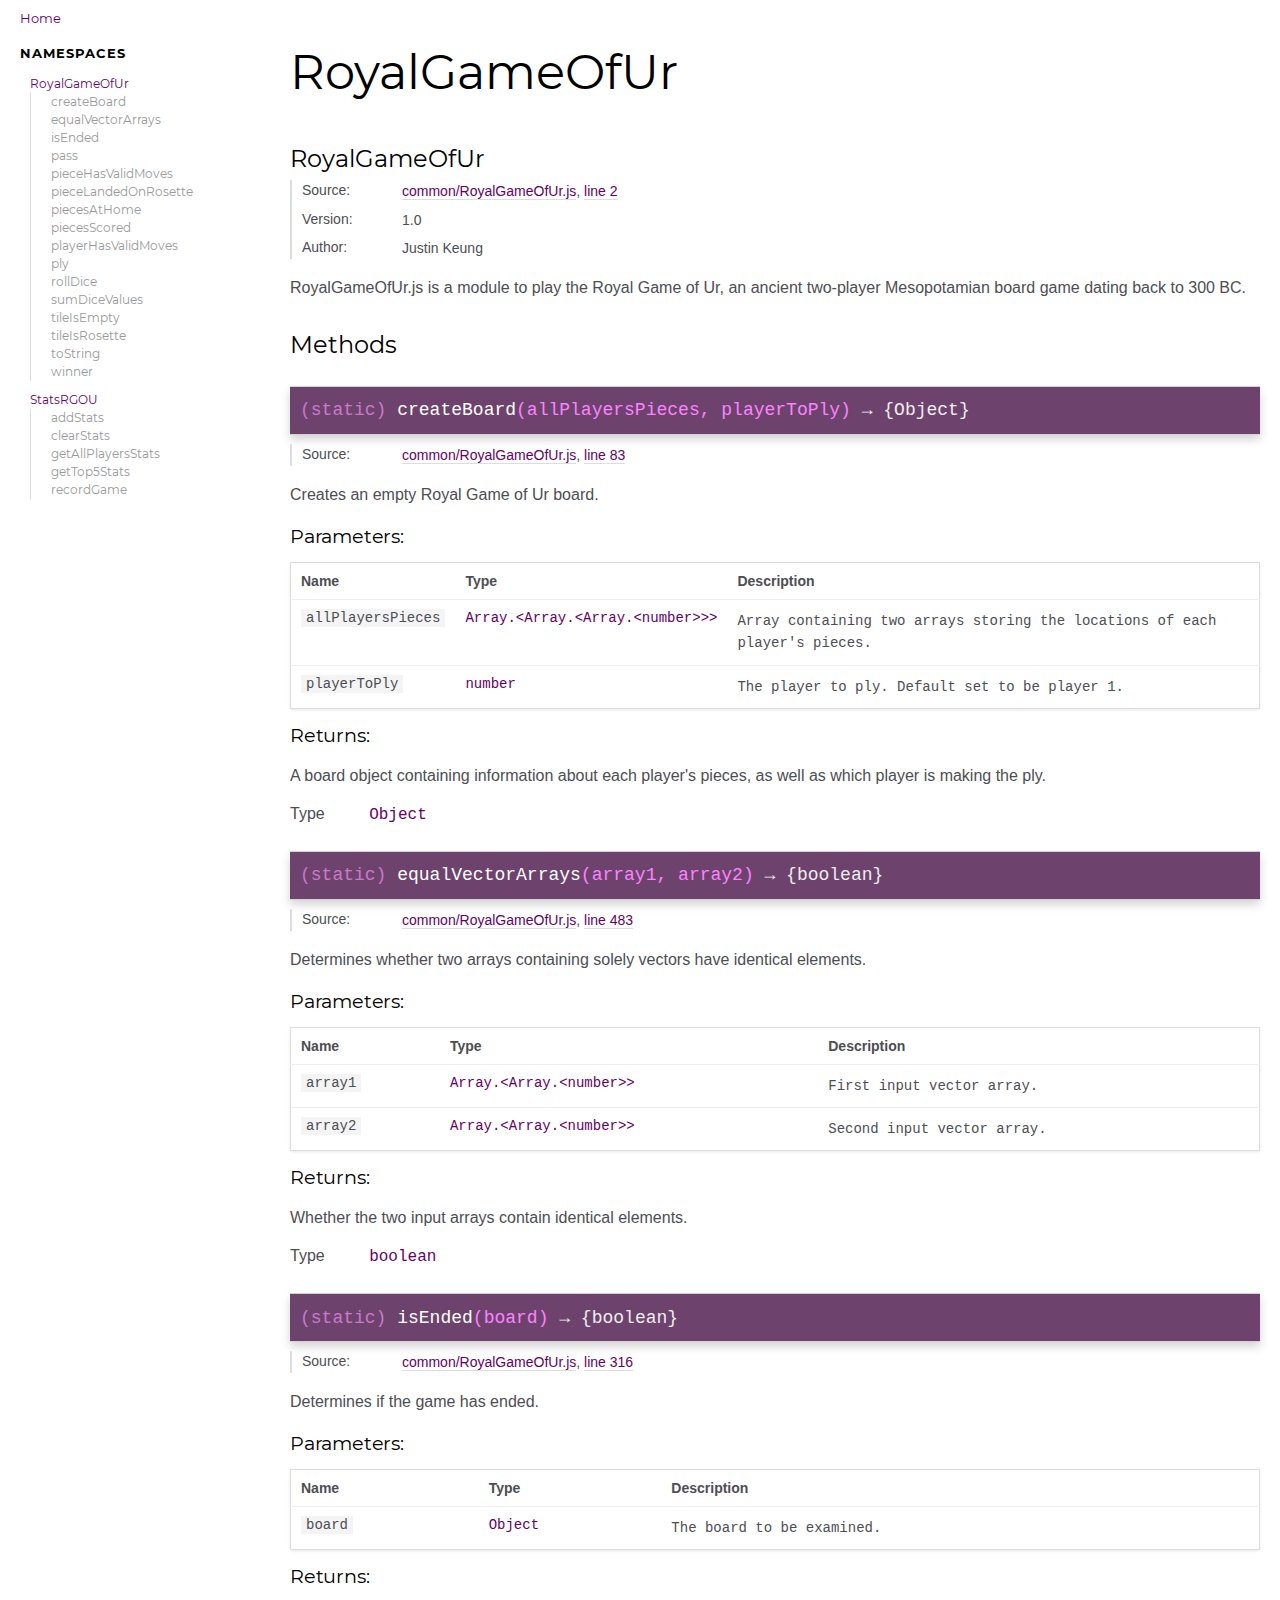
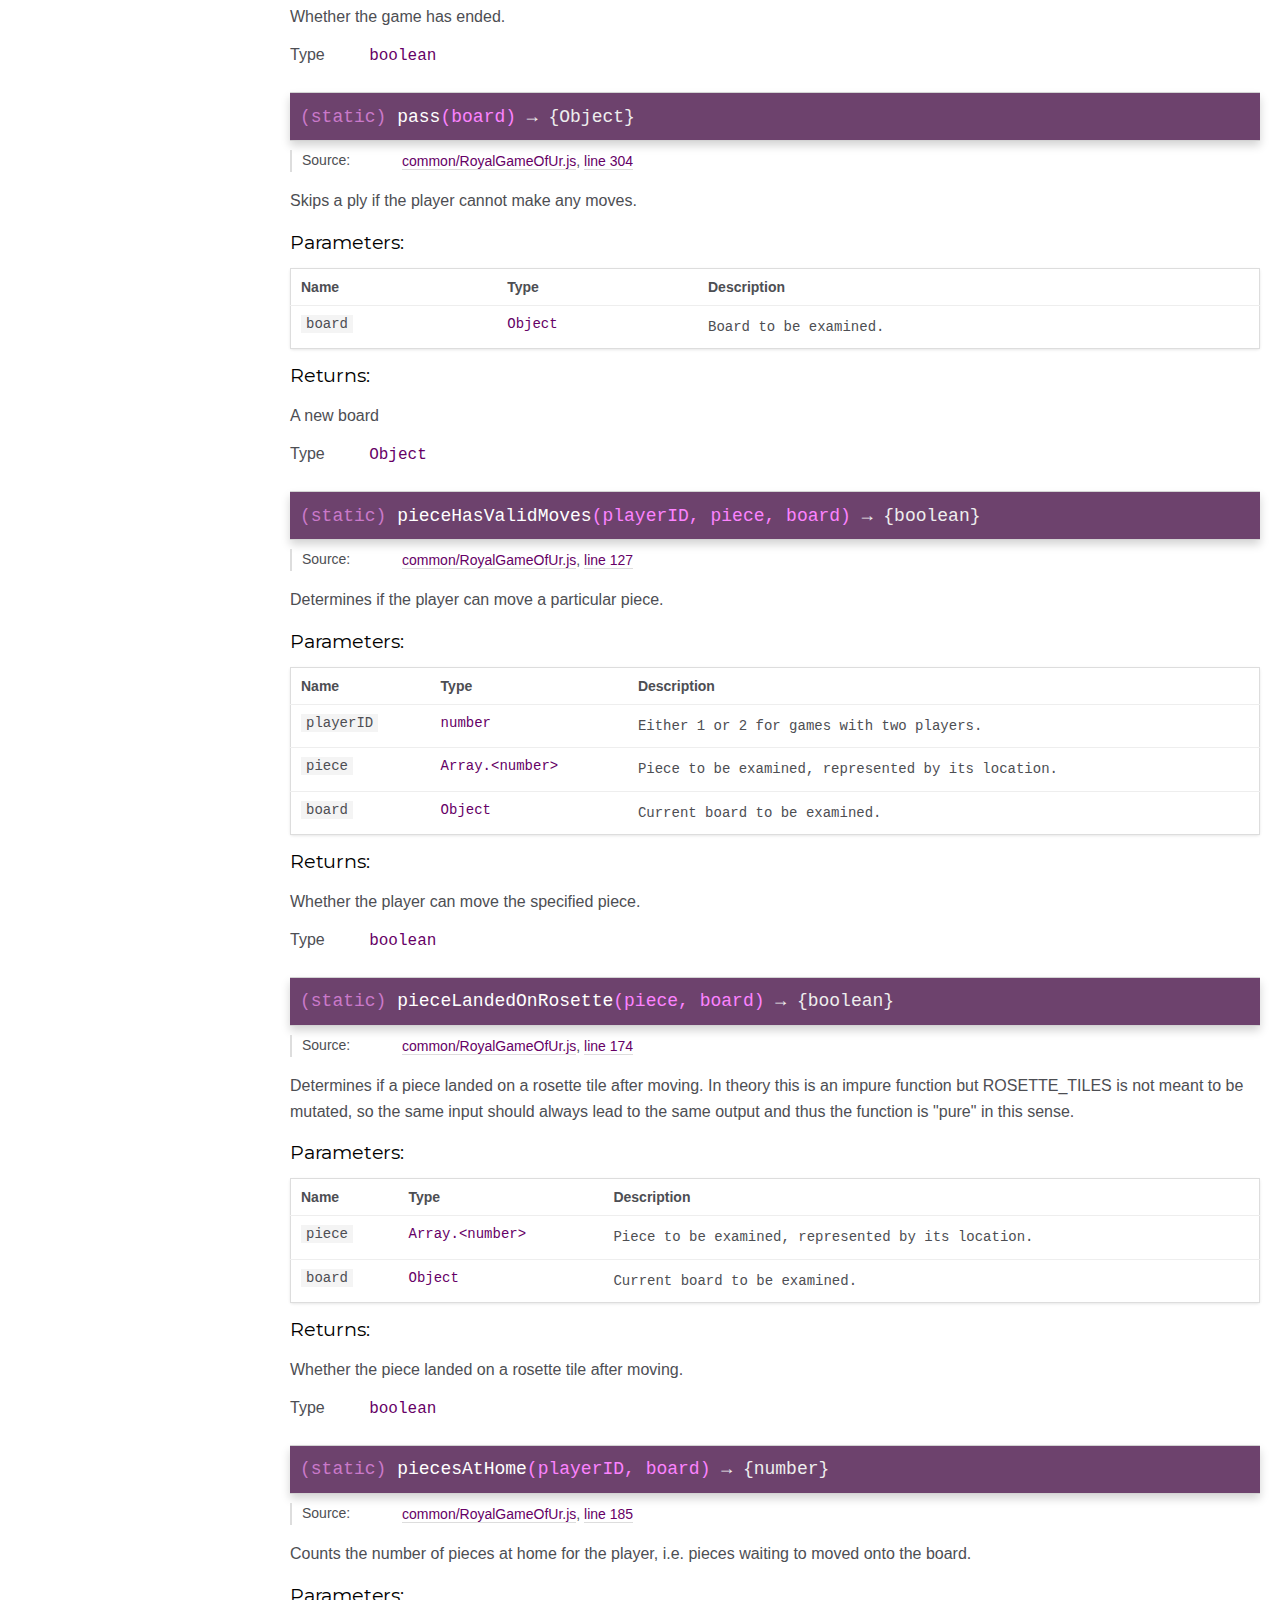
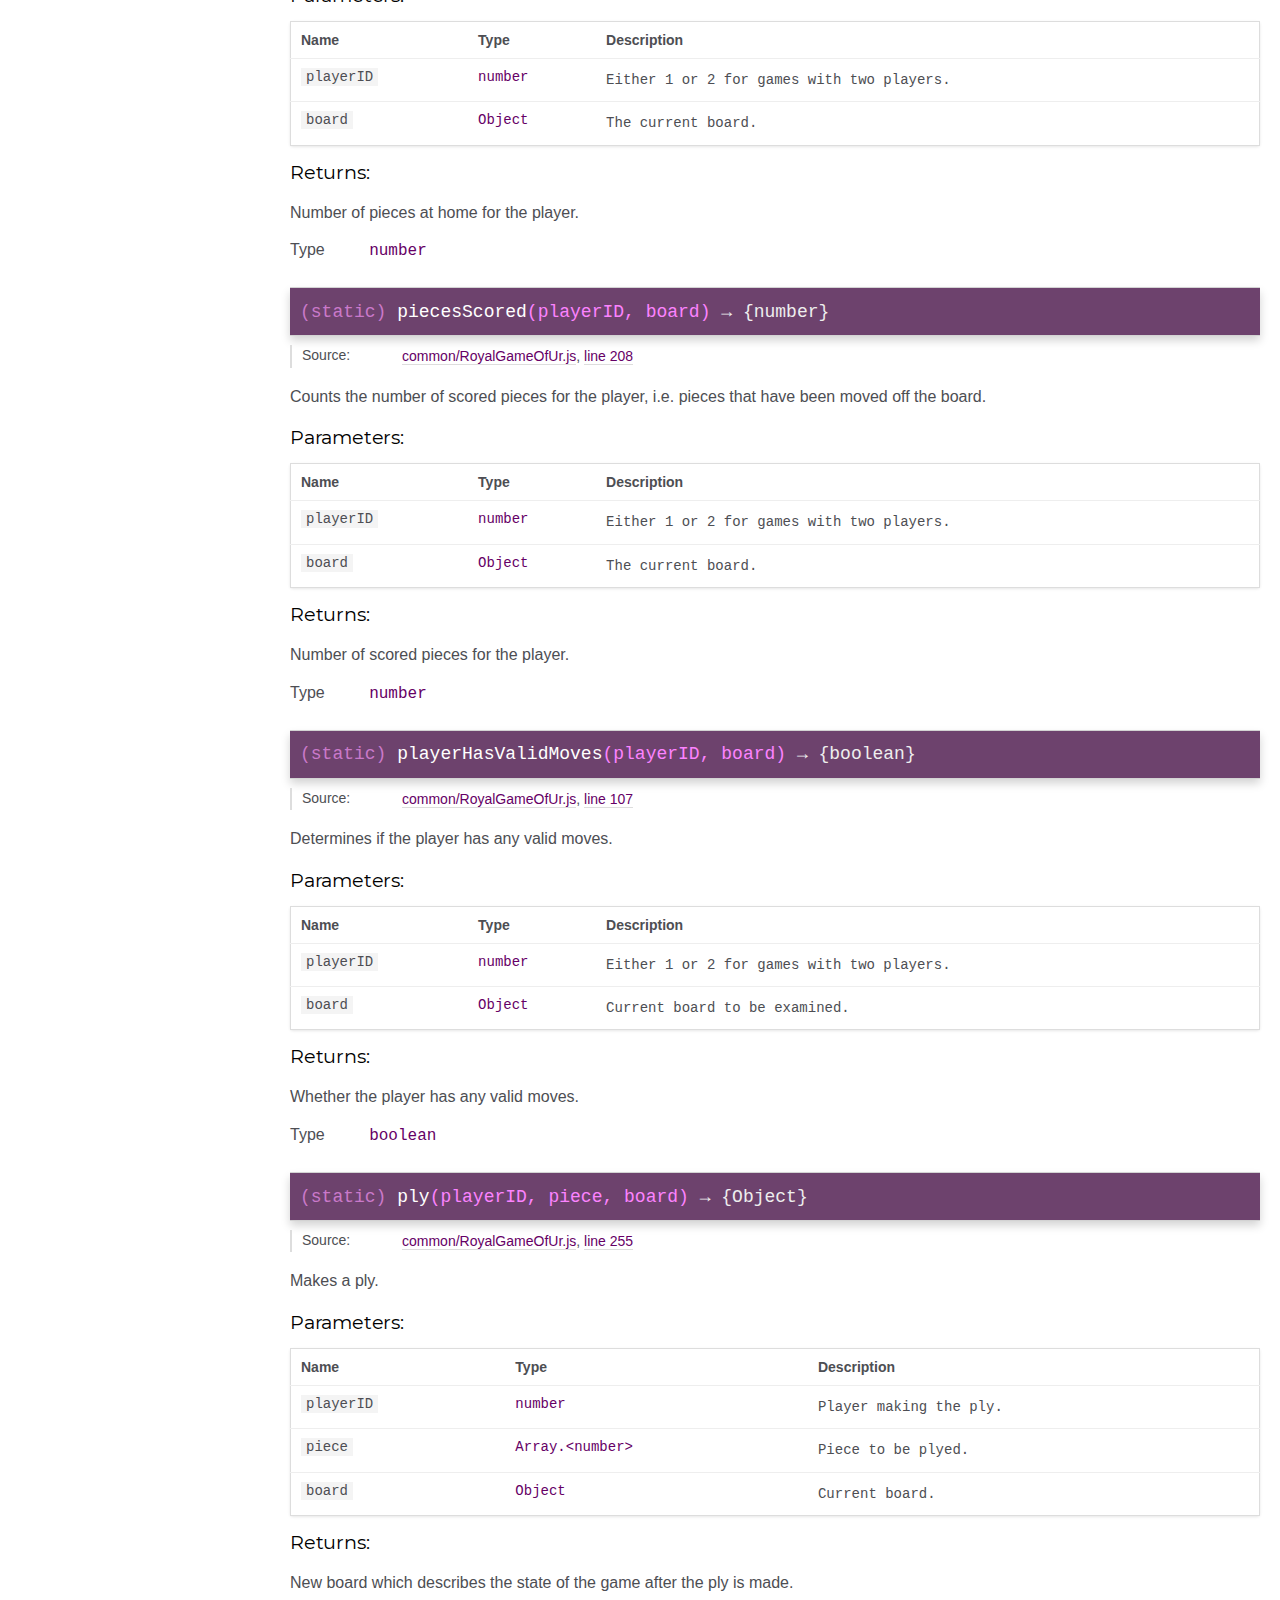
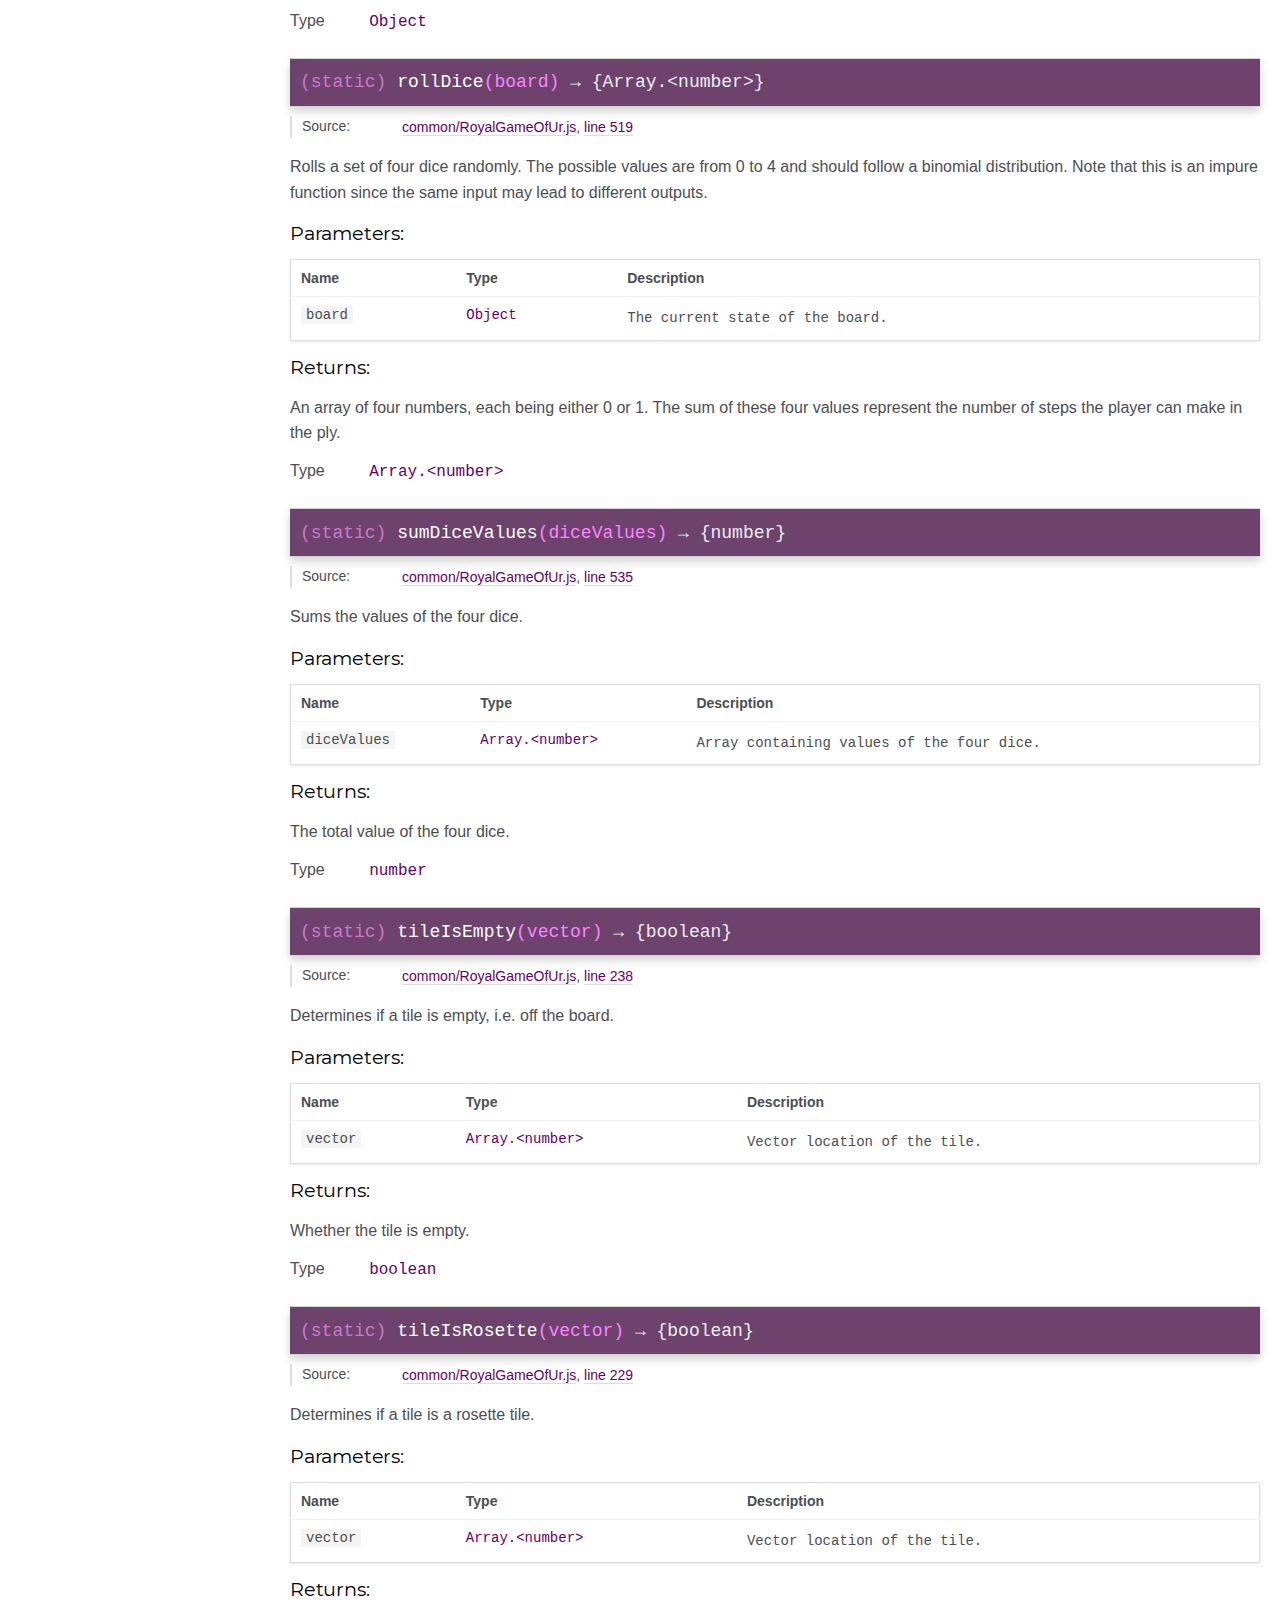
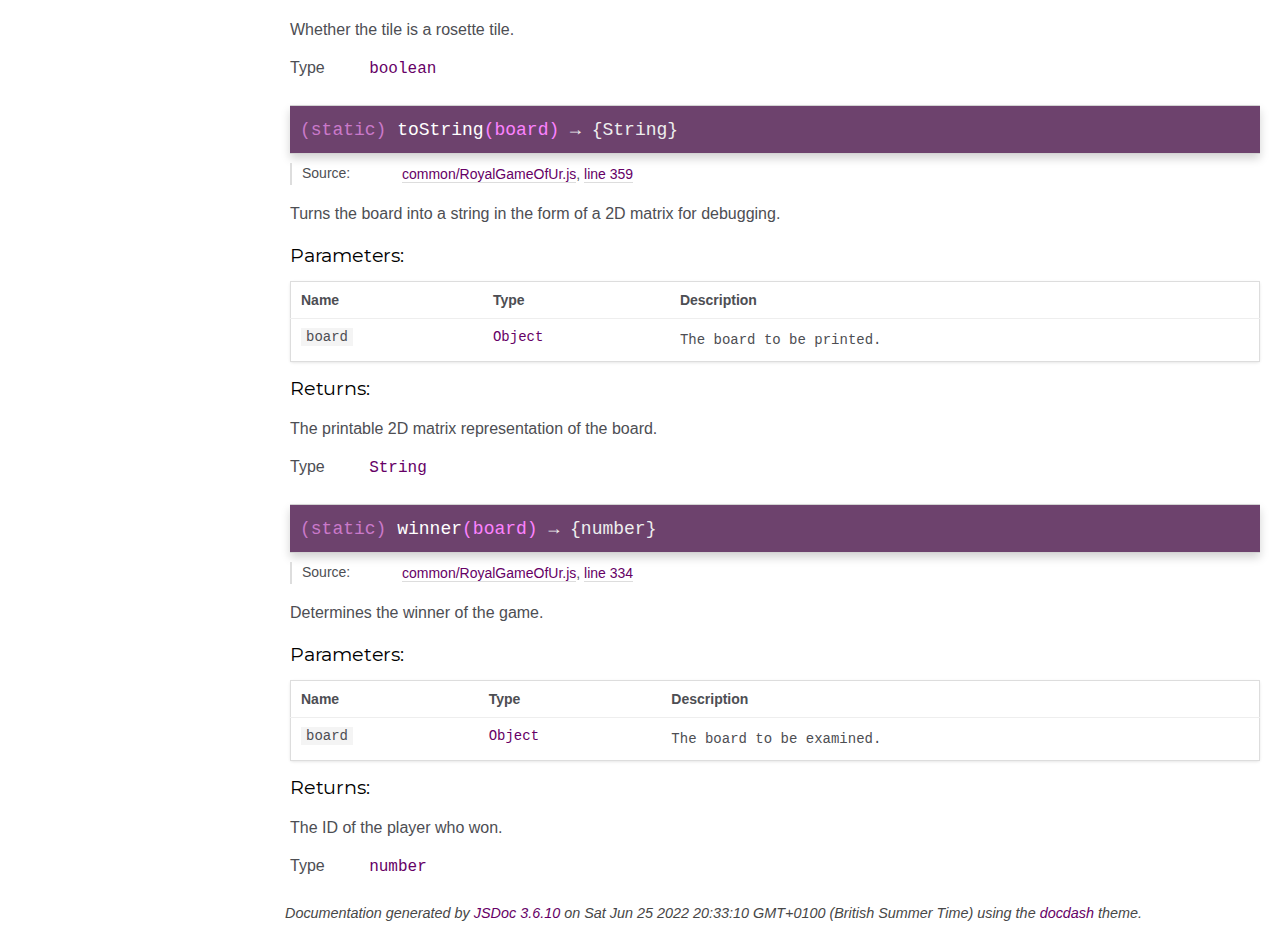
<file: docs/RoyalGameOfUr.html>
<!DOCTYPE html>
<html lang="en">
<head>
    
    <meta charset="utf-8">
    <title>RoyalGameOfUr - Documentation</title>
    
    
    <script src="scripts/prettify/prettify.js"></script>
    <script src="scripts/prettify/lang-css.js"></script>
    <!--[if lt IE 9]>
      <script src="//html5shiv.googlecode.com/svn/trunk/html5.js"></script>
    <![endif]-->
    <link type="text/css" rel="stylesheet" href="styles/prettify.css">
    <link type="text/css" rel="stylesheet" href="styles/jsdoc.css">
    <script src="scripts/nav.js" defer></script>
    <meta name="viewport" content="width=device-width, initial-scale=1.0">
</head>
<body>

<input type="checkbox" id="nav-trigger" class="nav-trigger" />
<label for="nav-trigger" class="navicon-button x">
  <div class="navicon"></div>
</label>

<label for="nav-trigger" class="overlay"></label>

<nav >
    
    <h2><a href="index.html">Home</a></h2><h3>Namespaces</h3><ul><li><a href="RoyalGameOfUr.html">RoyalGameOfUr</a><ul class='methods'><li data-type='method'><a href="RoyalGameOfUr.html#.createBoard">createBoard</a></li><li data-type='method'><a href="RoyalGameOfUr.html#.equalVectorArrays">equalVectorArrays</a></li><li data-type='method'><a href="RoyalGameOfUr.html#.isEnded">isEnded</a></li><li data-type='method'><a href="RoyalGameOfUr.html#.pass">pass</a></li><li data-type='method'><a href="RoyalGameOfUr.html#.pieceHasValidMoves">pieceHasValidMoves</a></li><li data-type='method'><a href="RoyalGameOfUr.html#.pieceLandedOnRosette">pieceLandedOnRosette</a></li><li data-type='method'><a href="RoyalGameOfUr.html#.piecesAtHome">piecesAtHome</a></li><li data-type='method'><a href="RoyalGameOfUr.html#.piecesScored">piecesScored</a></li><li data-type='method'><a href="RoyalGameOfUr.html#.playerHasValidMoves">playerHasValidMoves</a></li><li data-type='method'><a href="RoyalGameOfUr.html#.ply">ply</a></li><li data-type='method'><a href="RoyalGameOfUr.html#.rollDice">rollDice</a></li><li data-type='method'><a href="RoyalGameOfUr.html#.sumDiceValues">sumDiceValues</a></li><li data-type='method'><a href="RoyalGameOfUr.html#.tileIsEmpty">tileIsEmpty</a></li><li data-type='method'><a href="RoyalGameOfUr.html#.tileIsRosette">tileIsRosette</a></li><li data-type='method'><a href="RoyalGameOfUr.html#.toString">toString</a></li><li data-type='method'><a href="RoyalGameOfUr.html#.winner">winner</a></li></ul></li><li><a href="StatsRGOU.html">StatsRGOU</a><ul class='methods'><li data-type='method'><a href="StatsRGOU.html#.addStats">addStats</a></li><li data-type='method'><a href="StatsRGOU.html#.clearStats">clearStats</a></li><li data-type='method'><a href="StatsRGOU.html#.getAllPlayersStats">getAllPlayersStats</a></li><li data-type='method'><a href="StatsRGOU.html#.getTop5Stats">getTop5Stats</a></li><li data-type='method'><a href="StatsRGOU.html#.recordGame">recordGame</a></li></ul></li></ul>
</nav>

<div id="main">
    
    <h1 class="page-title">RoyalGameOfUr</h1>
    

    




<section>

<header>
    
        <h2>
        RoyalGameOfUr
        </h2>
        
    
</header>

<article>
    
        <div class="container-overview">
        
            

<dl class="details">

    
    <dt class="tag-source">Source:</dt>
    <dd class="tag-source"><ul class="dummy"><li>
        <a href="common_RoyalGameOfUr.js.html">common/RoyalGameOfUr.js</a>, <a href="common_RoyalGameOfUr.js.html#line2">line 2</a>
    </li></ul></dd>
    

    
    <dt class="tag-version">Version:</dt>
    <dd class="tag-version"><ul class="dummy"><li>1.0</li></ul></dd>
    

    

    

    

    

    

    

    

    
    <dt class="tag-author">Author:</dt>
    <dd class="tag-author">
        <ul>
            <li>Justin Keung</li>
        </ul>
    </dd>
    

    

    

    

    

    

    
</dl>




            
                <div class="description usertext"><p>RoyalGameOfUr.js is a module to play the Royal Game of Ur, an ancient
two-player Mesopotamian board game dating back to 300 BC.</p></div>
            

            
        
        </div>
    

    

    

    
    
    

     

    

    

    
        <h3 class="subsection-title">Methods</h3>

        
            

    

    <h4 class="name" id=".createBoard"><span class="type-signature">(static) </span>createBoard<span class="signature">(allPlayersPieces, playerToPly)</span><span class="type-signature"> &rarr; {Object}</span></h4>

    




<dl class="details">

    
    <dt class="tag-source">Source:</dt>
    <dd class="tag-source"><ul class="dummy"><li>
        <a href="common_RoyalGameOfUr.js.html">common/RoyalGameOfUr.js</a>, <a href="common_RoyalGameOfUr.js.html#line83">line 83</a>
    </li></ul></dd>
    

    

    

    

    

    

    

    

    

    

    

    

    

    

    

    
</dl>





<div class="description usertext">
    <p>Creates an empty Royal Game of Ur board.</p>
</div>











    <h5>Parameters:</h5>
    

<table class="params">
    <thead>
    <tr>
        
        <th>Name</th>
        

        <th>Type</th>

        

        

        <th class="last">Description</th>
    </tr>
    </thead>

    <tbody>
    

        <tr>
            
                <td class="name"><code>allPlayersPieces</code></td>
            

            <td class="type">
            
                
<span class="param-type">Array.&lt;Array.&lt;Array.&lt;number>>></span>


            
            </td>

            

            

            <td class="description last"><p>Array containing two arrays storing
the locations of each player's pieces.</p></td>
        </tr>

    

        <tr>
            
                <td class="name"><code>playerToPly</code></td>
            

            <td class="type">
            
                
<span class="param-type">number</span>


            
            </td>

            

            

            <td class="description last"><p>The player to ply. Default set to be player 1.</p></td>
        </tr>

    
    </tbody>
</table>
















<h5>Returns:</h5>

        
<div class="param-desc">
    <p>A board object containing information about each player's
pieces, as well as which player is making the ply.</p>
</div>



<dl class="param-type">
    <dt>
        Type
    </dt>
    <dd>
        
<span class="param-type">Object</span>


    </dd>
</dl>

    



        
            

    

    <h4 class="name" id=".equalVectorArrays"><span class="type-signature">(static) </span>equalVectorArrays<span class="signature">(array1, array2)</span><span class="type-signature"> &rarr; {boolean}</span></h4>

    




<dl class="details">

    
    <dt class="tag-source">Source:</dt>
    <dd class="tag-source"><ul class="dummy"><li>
        <a href="common_RoyalGameOfUr.js.html">common/RoyalGameOfUr.js</a>, <a href="common_RoyalGameOfUr.js.html#line483">line 483</a>
    </li></ul></dd>
    

    

    

    

    

    

    

    

    

    

    

    

    

    

    

    
</dl>





<div class="description usertext">
    <p>Determines whether two arrays containing solely vectors have identical
elements.</p>
</div>











    <h5>Parameters:</h5>
    

<table class="params">
    <thead>
    <tr>
        
        <th>Name</th>
        

        <th>Type</th>

        

        

        <th class="last">Description</th>
    </tr>
    </thead>

    <tbody>
    

        <tr>
            
                <td class="name"><code>array1</code></td>
            

            <td class="type">
            
                
<span class="param-type">Array.&lt;Array.&lt;number>></span>


            
            </td>

            

            

            <td class="description last"><p>First input vector array.</p></td>
        </tr>

    

        <tr>
            
                <td class="name"><code>array2</code></td>
            

            <td class="type">
            
                
<span class="param-type">Array.&lt;Array.&lt;number>></span>


            
            </td>

            

            

            <td class="description last"><p>Second input vector array.</p></td>
        </tr>

    
    </tbody>
</table>
















<h5>Returns:</h5>

        
<div class="param-desc">
    <p>Whether the two input arrays contain identical elements.</p>
</div>



<dl class="param-type">
    <dt>
        Type
    </dt>
    <dd>
        
<span class="param-type">boolean</span>


    </dd>
</dl>

    



        
            

    

    <h4 class="name" id=".isEnded"><span class="type-signature">(static) </span>isEnded<span class="signature">(board)</span><span class="type-signature"> &rarr; {boolean}</span></h4>

    




<dl class="details">

    
    <dt class="tag-source">Source:</dt>
    <dd class="tag-source"><ul class="dummy"><li>
        <a href="common_RoyalGameOfUr.js.html">common/RoyalGameOfUr.js</a>, <a href="common_RoyalGameOfUr.js.html#line316">line 316</a>
    </li></ul></dd>
    

    

    

    

    

    

    

    

    

    

    

    

    

    

    

    
</dl>





<div class="description usertext">
    <p>Determines if the game has ended.</p>
</div>











    <h5>Parameters:</h5>
    

<table class="params">
    <thead>
    <tr>
        
        <th>Name</th>
        

        <th>Type</th>

        

        

        <th class="last">Description</th>
    </tr>
    </thead>

    <tbody>
    

        <tr>
            
                <td class="name"><code>board</code></td>
            

            <td class="type">
            
                
<span class="param-type">Object</span>


            
            </td>

            

            

            <td class="description last"><p>The board to be examined.</p></td>
        </tr>

    
    </tbody>
</table>
















<h5>Returns:</h5>

        
<div class="param-desc">
    <p>Whether the game has ended.</p>
</div>



<dl class="param-type">
    <dt>
        Type
    </dt>
    <dd>
        
<span class="param-type">boolean</span>


    </dd>
</dl>

    



        
            

    

    <h4 class="name" id=".pass"><span class="type-signature">(static) </span>pass<span class="signature">(board)</span><span class="type-signature"> &rarr; {Object}</span></h4>

    




<dl class="details">

    
    <dt class="tag-source">Source:</dt>
    <dd class="tag-source"><ul class="dummy"><li>
        <a href="common_RoyalGameOfUr.js.html">common/RoyalGameOfUr.js</a>, <a href="common_RoyalGameOfUr.js.html#line304">line 304</a>
    </li></ul></dd>
    

    

    

    

    

    

    

    

    

    

    

    

    

    

    

    
</dl>





<div class="description usertext">
    <p>Skips a ply if the player cannot make any moves.</p>
</div>











    <h5>Parameters:</h5>
    

<table class="params">
    <thead>
    <tr>
        
        <th>Name</th>
        

        <th>Type</th>

        

        

        <th class="last">Description</th>
    </tr>
    </thead>

    <tbody>
    

        <tr>
            
                <td class="name"><code>board</code></td>
            

            <td class="type">
            
                
<span class="param-type">Object</span>


            
            </td>

            

            

            <td class="description last"><p>Board to be examined.</p></td>
        </tr>

    
    </tbody>
</table>
















<h5>Returns:</h5>

        
<div class="param-desc">
    <p>A new board</p>
</div>



<dl class="param-type">
    <dt>
        Type
    </dt>
    <dd>
        
<span class="param-type">Object</span>


    </dd>
</dl>

    



        
            

    

    <h4 class="name" id=".pieceHasValidMoves"><span class="type-signature">(static) </span>pieceHasValidMoves<span class="signature">(playerID, piece, board)</span><span class="type-signature"> &rarr; {boolean}</span></h4>

    




<dl class="details">

    
    <dt class="tag-source">Source:</dt>
    <dd class="tag-source"><ul class="dummy"><li>
        <a href="common_RoyalGameOfUr.js.html">common/RoyalGameOfUr.js</a>, <a href="common_RoyalGameOfUr.js.html#line127">line 127</a>
    </li></ul></dd>
    

    

    

    

    

    

    

    

    

    

    

    

    

    

    

    
</dl>





<div class="description usertext">
    <p>Determines if the player can move a particular piece.</p>
</div>











    <h5>Parameters:</h5>
    

<table class="params">
    <thead>
    <tr>
        
        <th>Name</th>
        

        <th>Type</th>

        

        

        <th class="last">Description</th>
    </tr>
    </thead>

    <tbody>
    

        <tr>
            
                <td class="name"><code>playerID</code></td>
            

            <td class="type">
            
                
<span class="param-type">number</span>


            
            </td>

            

            

            <td class="description last"><p>Either 1 or 2 for games with two players.</p></td>
        </tr>

    

        <tr>
            
                <td class="name"><code>piece</code></td>
            

            <td class="type">
            
                
<span class="param-type">Array.&lt;number></span>


            
            </td>

            

            

            <td class="description last"><p>Piece to be examined, represented by its location.</p></td>
        </tr>

    

        <tr>
            
                <td class="name"><code>board</code></td>
            

            <td class="type">
            
                
<span class="param-type">Object</span>


            
            </td>

            

            

            <td class="description last"><p>Current board to be examined.</p></td>
        </tr>

    
    </tbody>
</table>
















<h5>Returns:</h5>

        
<div class="param-desc">
    <p>Whether the player can move the specified piece.</p>
</div>



<dl class="param-type">
    <dt>
        Type
    </dt>
    <dd>
        
<span class="param-type">boolean</span>


    </dd>
</dl>

    



        
            

    

    <h4 class="name" id=".pieceLandedOnRosette"><span class="type-signature">(static) </span>pieceLandedOnRosette<span class="signature">(piece, board)</span><span class="type-signature"> &rarr; {boolean}</span></h4>

    




<dl class="details">

    
    <dt class="tag-source">Source:</dt>
    <dd class="tag-source"><ul class="dummy"><li>
        <a href="common_RoyalGameOfUr.js.html">common/RoyalGameOfUr.js</a>, <a href="common_RoyalGameOfUr.js.html#line174">line 174</a>
    </li></ul></dd>
    

    

    

    

    

    

    

    

    

    

    

    

    

    

    

    
</dl>





<div class="description usertext">
    <p>Determines if a piece landed on a rosette tile after moving.
In theory this is an impure function but ROSETTE_TILES is not meant to be
mutated, so the same input should always lead to the same output and thus
the function is &quot;pure&quot; in this sense.</p>
</div>











    <h5>Parameters:</h5>
    

<table class="params">
    <thead>
    <tr>
        
        <th>Name</th>
        

        <th>Type</th>

        

        

        <th class="last">Description</th>
    </tr>
    </thead>

    <tbody>
    

        <tr>
            
                <td class="name"><code>piece</code></td>
            

            <td class="type">
            
                
<span class="param-type">Array.&lt;number></span>


            
            </td>

            

            

            <td class="description last"><p>Piece to be examined, represented by its location.</p></td>
        </tr>

    

        <tr>
            
                <td class="name"><code>board</code></td>
            

            <td class="type">
            
                
<span class="param-type">Object</span>


            
            </td>

            

            

            <td class="description last"><p>Current board to be examined.</p></td>
        </tr>

    
    </tbody>
</table>
















<h5>Returns:</h5>

        
<div class="param-desc">
    <p>Whether the piece landed on a rosette tile after moving.</p>
</div>



<dl class="param-type">
    <dt>
        Type
    </dt>
    <dd>
        
<span class="param-type">boolean</span>


    </dd>
</dl>

    



        
            

    

    <h4 class="name" id=".piecesAtHome"><span class="type-signature">(static) </span>piecesAtHome<span class="signature">(playerID, board)</span><span class="type-signature"> &rarr; {number}</span></h4>

    




<dl class="details">

    
    <dt class="tag-source">Source:</dt>
    <dd class="tag-source"><ul class="dummy"><li>
        <a href="common_RoyalGameOfUr.js.html">common/RoyalGameOfUr.js</a>, <a href="common_RoyalGameOfUr.js.html#line185">line 185</a>
    </li></ul></dd>
    

    

    

    

    

    

    

    

    

    

    

    

    

    

    

    
</dl>





<div class="description usertext">
    <p>Counts the number of pieces at home for the player,
i.e. pieces waiting to moved onto the board.</p>
</div>











    <h5>Parameters:</h5>
    

<table class="params">
    <thead>
    <tr>
        
        <th>Name</th>
        

        <th>Type</th>

        

        

        <th class="last">Description</th>
    </tr>
    </thead>

    <tbody>
    

        <tr>
            
                <td class="name"><code>playerID</code></td>
            

            <td class="type">
            
                
<span class="param-type">number</span>


            
            </td>

            

            

            <td class="description last"><p>Either 1 or 2 for games with two players.</p></td>
        </tr>

    

        <tr>
            
                <td class="name"><code>board</code></td>
            

            <td class="type">
            
                
<span class="param-type">Object</span>


            
            </td>

            

            

            <td class="description last"><p>The current board.</p></td>
        </tr>

    
    </tbody>
</table>
















<h5>Returns:</h5>

        
<div class="param-desc">
    <p>Number of pieces at home for the player.</p>
</div>



<dl class="param-type">
    <dt>
        Type
    </dt>
    <dd>
        
<span class="param-type">number</span>


    </dd>
</dl>

    



        
            

    

    <h4 class="name" id=".piecesScored"><span class="type-signature">(static) </span>piecesScored<span class="signature">(playerID, board)</span><span class="type-signature"> &rarr; {number}</span></h4>

    




<dl class="details">

    
    <dt class="tag-source">Source:</dt>
    <dd class="tag-source"><ul class="dummy"><li>
        <a href="common_RoyalGameOfUr.js.html">common/RoyalGameOfUr.js</a>, <a href="common_RoyalGameOfUr.js.html#line208">line 208</a>
    </li></ul></dd>
    

    

    

    

    

    

    

    

    

    

    

    

    

    

    

    
</dl>





<div class="description usertext">
    <p>Counts the number of scored pieces for the player,
i.e. pieces that have been moved off the board.</p>
</div>











    <h5>Parameters:</h5>
    

<table class="params">
    <thead>
    <tr>
        
        <th>Name</th>
        

        <th>Type</th>

        

        

        <th class="last">Description</th>
    </tr>
    </thead>

    <tbody>
    

        <tr>
            
                <td class="name"><code>playerID</code></td>
            

            <td class="type">
            
                
<span class="param-type">number</span>


            
            </td>

            

            

            <td class="description last"><p>Either 1 or 2 for games with two players.</p></td>
        </tr>

    

        <tr>
            
                <td class="name"><code>board</code></td>
            

            <td class="type">
            
                
<span class="param-type">Object</span>


            
            </td>

            

            

            <td class="description last"><p>The current board.</p></td>
        </tr>

    
    </tbody>
</table>
















<h5>Returns:</h5>

        
<div class="param-desc">
    <p>Number of scored pieces for the player.</p>
</div>



<dl class="param-type">
    <dt>
        Type
    </dt>
    <dd>
        
<span class="param-type">number</span>


    </dd>
</dl>

    



        
            

    

    <h4 class="name" id=".playerHasValidMoves"><span class="type-signature">(static) </span>playerHasValidMoves<span class="signature">(playerID, board)</span><span class="type-signature"> &rarr; {boolean}</span></h4>

    




<dl class="details">

    
    <dt class="tag-source">Source:</dt>
    <dd class="tag-source"><ul class="dummy"><li>
        <a href="common_RoyalGameOfUr.js.html">common/RoyalGameOfUr.js</a>, <a href="common_RoyalGameOfUr.js.html#line107">line 107</a>
    </li></ul></dd>
    

    

    

    

    

    

    

    

    

    

    

    

    

    

    

    
</dl>





<div class="description usertext">
    <p>Determines if the player has any valid moves.</p>
</div>











    <h5>Parameters:</h5>
    

<table class="params">
    <thead>
    <tr>
        
        <th>Name</th>
        

        <th>Type</th>

        

        

        <th class="last">Description</th>
    </tr>
    </thead>

    <tbody>
    

        <tr>
            
                <td class="name"><code>playerID</code></td>
            

            <td class="type">
            
                
<span class="param-type">number</span>


            
            </td>

            

            

            <td class="description last"><p>Either 1 or 2 for games with two players.</p></td>
        </tr>

    

        <tr>
            
                <td class="name"><code>board</code></td>
            

            <td class="type">
            
                
<span class="param-type">Object</span>


            
            </td>

            

            

            <td class="description last"><p>Current board to be examined.</p></td>
        </tr>

    
    </tbody>
</table>
















<h5>Returns:</h5>

        
<div class="param-desc">
    <p>Whether the player has any valid moves.</p>
</div>



<dl class="param-type">
    <dt>
        Type
    </dt>
    <dd>
        
<span class="param-type">boolean</span>


    </dd>
</dl>

    



        
            

    

    <h4 class="name" id=".ply"><span class="type-signature">(static) </span>ply<span class="signature">(playerID, piece, board)</span><span class="type-signature"> &rarr; {Object}</span></h4>

    




<dl class="details">

    
    <dt class="tag-source">Source:</dt>
    <dd class="tag-source"><ul class="dummy"><li>
        <a href="common_RoyalGameOfUr.js.html">common/RoyalGameOfUr.js</a>, <a href="common_RoyalGameOfUr.js.html#line255">line 255</a>
    </li></ul></dd>
    

    

    

    

    

    

    

    

    

    

    

    

    

    

    

    
</dl>





<div class="description usertext">
    <p>Makes a ply.</p>
</div>











    <h5>Parameters:</h5>
    

<table class="params">
    <thead>
    <tr>
        
        <th>Name</th>
        

        <th>Type</th>

        

        

        <th class="last">Description</th>
    </tr>
    </thead>

    <tbody>
    

        <tr>
            
                <td class="name"><code>playerID</code></td>
            

            <td class="type">
            
                
<span class="param-type">number</span>


            
            </td>

            

            

            <td class="description last"><p>Player making the ply.</p></td>
        </tr>

    

        <tr>
            
                <td class="name"><code>piece</code></td>
            

            <td class="type">
            
                
<span class="param-type">Array.&lt;number></span>


            
            </td>

            

            

            <td class="description last"><p>Piece to be plyed.</p></td>
        </tr>

    

        <tr>
            
                <td class="name"><code>board</code></td>
            

            <td class="type">
            
                
<span class="param-type">Object</span>


            
            </td>

            

            

            <td class="description last"><p>Current board.</p></td>
        </tr>

    
    </tbody>
</table>
















<h5>Returns:</h5>

        
<div class="param-desc">
    <p>New board which describes the state of the game after
the ply is made.</p>
</div>



<dl class="param-type">
    <dt>
        Type
    </dt>
    <dd>
        
<span class="param-type">Object</span>


    </dd>
</dl>

    



        
            

    

    <h4 class="name" id=".rollDice"><span class="type-signature">(static) </span>rollDice<span class="signature">(board)</span><span class="type-signature"> &rarr; {Array.&lt;number>}</span></h4>

    




<dl class="details">

    
    <dt class="tag-source">Source:</dt>
    <dd class="tag-source"><ul class="dummy"><li>
        <a href="common_RoyalGameOfUr.js.html">common/RoyalGameOfUr.js</a>, <a href="common_RoyalGameOfUr.js.html#line519">line 519</a>
    </li></ul></dd>
    

    

    

    

    

    

    

    

    

    

    

    

    

    

    

    
</dl>





<div class="description usertext">
    <p>Rolls a set of four dice randomly. The possible values are from 0 to 4 and
should follow a binomial distribution. Note that this is an impure function
since the same input may lead to different outputs.</p>
</div>











    <h5>Parameters:</h5>
    

<table class="params">
    <thead>
    <tr>
        
        <th>Name</th>
        

        <th>Type</th>

        

        

        <th class="last">Description</th>
    </tr>
    </thead>

    <tbody>
    

        <tr>
            
                <td class="name"><code>board</code></td>
            

            <td class="type">
            
                
<span class="param-type">Object</span>


            
            </td>

            

            

            <td class="description last"><p>The current state of the board.</p></td>
        </tr>

    
    </tbody>
</table>
















<h5>Returns:</h5>

        
<div class="param-desc">
    <p>An array of four numbers, each being either 0 or 1.
The sum of these four values represent the number of steps the player can
make in the ply.</p>
</div>



<dl class="param-type">
    <dt>
        Type
    </dt>
    <dd>
        
<span class="param-type">Array.&lt;number></span>


    </dd>
</dl>

    



        
            

    

    <h4 class="name" id=".sumDiceValues"><span class="type-signature">(static) </span>sumDiceValues<span class="signature">(diceValues)</span><span class="type-signature"> &rarr; {number}</span></h4>

    




<dl class="details">

    
    <dt class="tag-source">Source:</dt>
    <dd class="tag-source"><ul class="dummy"><li>
        <a href="common_RoyalGameOfUr.js.html">common/RoyalGameOfUr.js</a>, <a href="common_RoyalGameOfUr.js.html#line535">line 535</a>
    </li></ul></dd>
    

    

    

    

    

    

    

    

    

    

    

    

    

    

    

    
</dl>





<div class="description usertext">
    <p>Sums the values of the four dice.</p>
</div>











    <h5>Parameters:</h5>
    

<table class="params">
    <thead>
    <tr>
        
        <th>Name</th>
        

        <th>Type</th>

        

        

        <th class="last">Description</th>
    </tr>
    </thead>

    <tbody>
    

        <tr>
            
                <td class="name"><code>diceValues</code></td>
            

            <td class="type">
            
                
<span class="param-type">Array.&lt;number></span>


            
            </td>

            

            

            <td class="description last"><p>Array containing values of the four dice.</p></td>
        </tr>

    
    </tbody>
</table>
















<h5>Returns:</h5>

        
<div class="param-desc">
    <p>The total value of the four dice.</p>
</div>



<dl class="param-type">
    <dt>
        Type
    </dt>
    <dd>
        
<span class="param-type">number</span>


    </dd>
</dl>

    



        
            

    

    <h4 class="name" id=".tileIsEmpty"><span class="type-signature">(static) </span>tileIsEmpty<span class="signature">(vector)</span><span class="type-signature"> &rarr; {boolean}</span></h4>

    




<dl class="details">

    
    <dt class="tag-source">Source:</dt>
    <dd class="tag-source"><ul class="dummy"><li>
        <a href="common_RoyalGameOfUr.js.html">common/RoyalGameOfUr.js</a>, <a href="common_RoyalGameOfUr.js.html#line238">line 238</a>
    </li></ul></dd>
    

    

    

    

    

    

    

    

    

    

    

    

    

    

    

    
</dl>





<div class="description usertext">
    <p>Determines if a tile is empty, i.e. off the board.</p>
</div>











    <h5>Parameters:</h5>
    

<table class="params">
    <thead>
    <tr>
        
        <th>Name</th>
        

        <th>Type</th>

        

        

        <th class="last">Description</th>
    </tr>
    </thead>

    <tbody>
    

        <tr>
            
                <td class="name"><code>vector</code></td>
            

            <td class="type">
            
                
<span class="param-type">Array.&lt;number></span>


            
            </td>

            

            

            <td class="description last"><p>Vector location of the tile.</p></td>
        </tr>

    
    </tbody>
</table>
















<h5>Returns:</h5>

        
<div class="param-desc">
    <p>Whether the tile is empty.</p>
</div>



<dl class="param-type">
    <dt>
        Type
    </dt>
    <dd>
        
<span class="param-type">boolean</span>


    </dd>
</dl>

    



        
            

    

    <h4 class="name" id=".tileIsRosette"><span class="type-signature">(static) </span>tileIsRosette<span class="signature">(vector)</span><span class="type-signature"> &rarr; {boolean}</span></h4>

    




<dl class="details">

    
    <dt class="tag-source">Source:</dt>
    <dd class="tag-source"><ul class="dummy"><li>
        <a href="common_RoyalGameOfUr.js.html">common/RoyalGameOfUr.js</a>, <a href="common_RoyalGameOfUr.js.html#line229">line 229</a>
    </li></ul></dd>
    

    

    

    

    

    

    

    

    

    

    

    

    

    

    

    
</dl>





<div class="description usertext">
    <p>Determines if a tile is a rosette tile.</p>
</div>











    <h5>Parameters:</h5>
    

<table class="params">
    <thead>
    <tr>
        
        <th>Name</th>
        

        <th>Type</th>

        

        

        <th class="last">Description</th>
    </tr>
    </thead>

    <tbody>
    

        <tr>
            
                <td class="name"><code>vector</code></td>
            

            <td class="type">
            
                
<span class="param-type">Array.&lt;number></span>


            
            </td>

            

            

            <td class="description last"><p>Vector location of the tile.</p></td>
        </tr>

    
    </tbody>
</table>
















<h5>Returns:</h5>

        
<div class="param-desc">
    <p>Whether the tile is a rosette tile.</p>
</div>



<dl class="param-type">
    <dt>
        Type
    </dt>
    <dd>
        
<span class="param-type">boolean</span>


    </dd>
</dl>

    



        
            

    

    <h4 class="name" id=".toString"><span class="type-signature">(static) </span>toString<span class="signature">(board)</span><span class="type-signature"> &rarr; {String}</span></h4>

    




<dl class="details">

    
    <dt class="tag-source">Source:</dt>
    <dd class="tag-source"><ul class="dummy"><li>
        <a href="common_RoyalGameOfUr.js.html">common/RoyalGameOfUr.js</a>, <a href="common_RoyalGameOfUr.js.html#line359">line 359</a>
    </li></ul></dd>
    

    

    

    

    

    

    

    

    

    

    

    

    

    

    

    
</dl>





<div class="description usertext">
    <p>Turns the board into a string in the form of a 2D matrix for debugging.</p>
</div>











    <h5>Parameters:</h5>
    

<table class="params">
    <thead>
    <tr>
        
        <th>Name</th>
        

        <th>Type</th>

        

        

        <th class="last">Description</th>
    </tr>
    </thead>

    <tbody>
    

        <tr>
            
                <td class="name"><code>board</code></td>
            

            <td class="type">
            
                
<span class="param-type">Object</span>


            
            </td>

            

            

            <td class="description last"><p>The board to be printed.</p></td>
        </tr>

    
    </tbody>
</table>
















<h5>Returns:</h5>

        
<div class="param-desc">
    <p>The printable 2D matrix representation of the board.</p>
</div>



<dl class="param-type">
    <dt>
        Type
    </dt>
    <dd>
        
<span class="param-type">String</span>


    </dd>
</dl>

    



        
            

    

    <h4 class="name" id=".winner"><span class="type-signature">(static) </span>winner<span class="signature">(board)</span><span class="type-signature"> &rarr; {number}</span></h4>

    




<dl class="details">

    
    <dt class="tag-source">Source:</dt>
    <dd class="tag-source"><ul class="dummy"><li>
        <a href="common_RoyalGameOfUr.js.html">common/RoyalGameOfUr.js</a>, <a href="common_RoyalGameOfUr.js.html#line334">line 334</a>
    </li></ul></dd>
    

    

    

    

    

    

    

    

    

    

    

    

    

    

    

    
</dl>





<div class="description usertext">
    <p>Determines the winner of the game.</p>
</div>











    <h5>Parameters:</h5>
    

<table class="params">
    <thead>
    <tr>
        
        <th>Name</th>
        

        <th>Type</th>

        

        

        <th class="last">Description</th>
    </tr>
    </thead>

    <tbody>
    

        <tr>
            
                <td class="name"><code>board</code></td>
            

            <td class="type">
            
                
<span class="param-type">Object</span>


            
            </td>

            

            

            <td class="description last"><p>The board to be examined.</p></td>
        </tr>

    
    </tbody>
</table>
















<h5>Returns:</h5>

        
<div class="param-desc">
    <p>The ID of the player who won.</p>
</div>



<dl class="param-type">
    <dt>
        Type
    </dt>
    <dd>
        
<span class="param-type">number</span>


    </dd>
</dl>

    



        
    

    

    
</article>

</section>




    
    
</div>

<br class="clear">

<footer>
    Documentation generated by <a href="https://github.com/jsdoc3/jsdoc">JSDoc 3.6.10</a> on Sat Jun 25 2022 20:33:10 GMT+0100 (British Summer Time) using the <a href="https://github.com/clenemt/docdash">docdash</a> theme.
</footer>

<script>prettyPrint();</script>
<script src="scripts/polyfill.js"></script>
<script src="scripts/linenumber.js"></script>



</body>
</html>
</file>
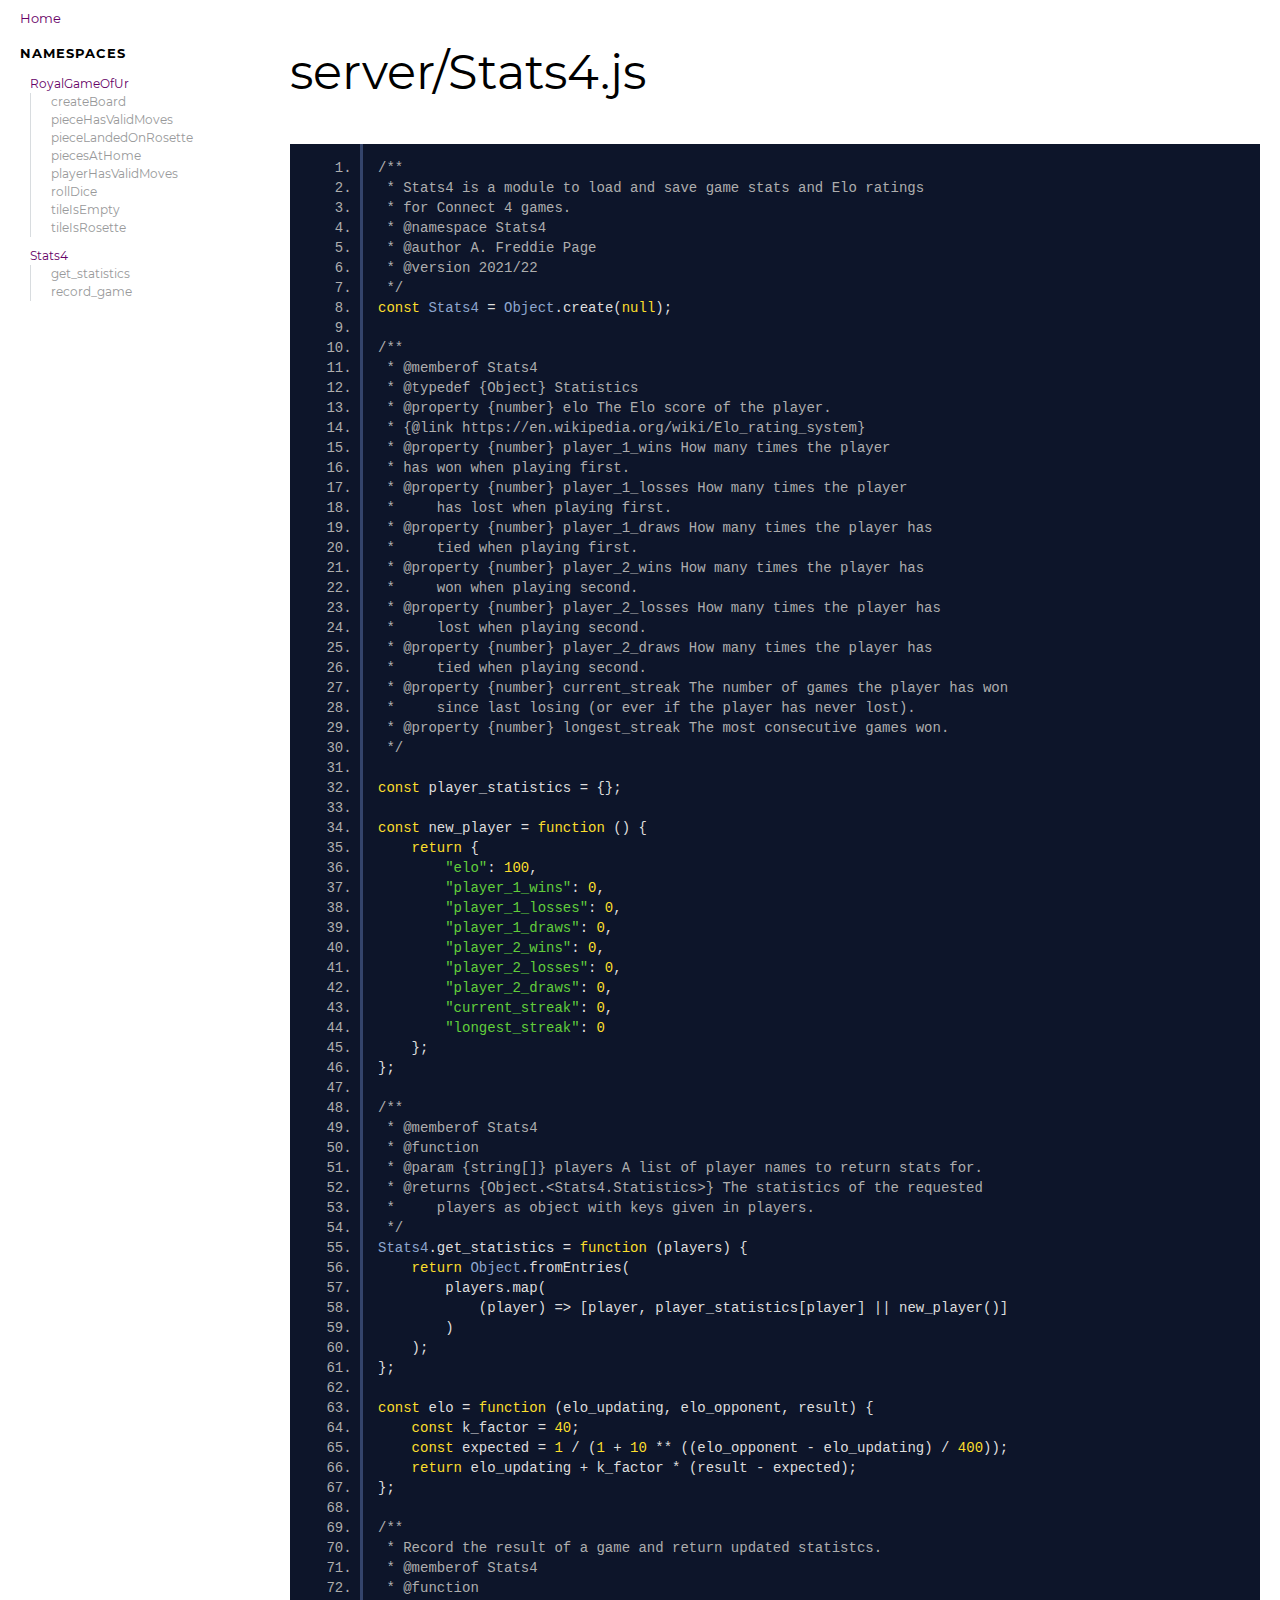
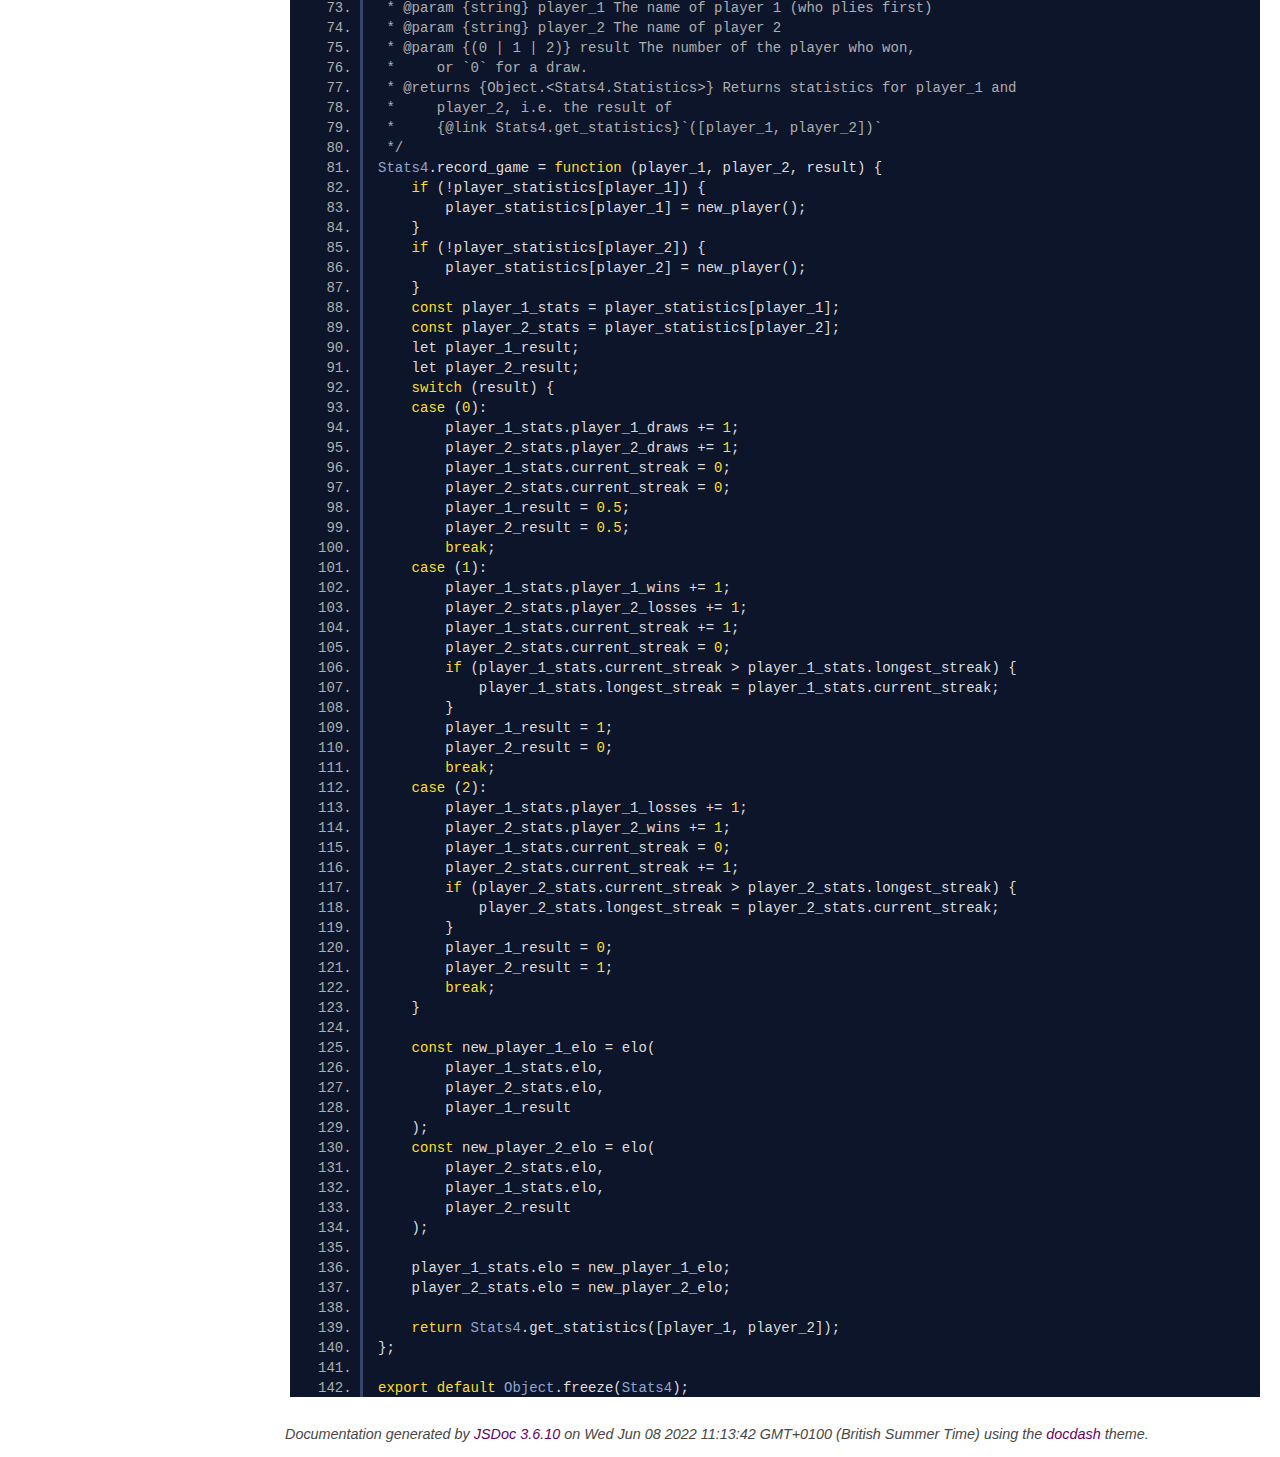
<file: docs/server_Stats4.js.html>
<!DOCTYPE html>
<html lang="en">
<head>
    
    <meta charset="utf-8">
    <title>server/Stats4.js - Documentation</title>
    
    
    <script src="scripts/prettify/prettify.js"></script>
    <script src="scripts/prettify/lang-css.js"></script>
    <!--[if lt IE 9]>
      <script src="//html5shiv.googlecode.com/svn/trunk/html5.js"></script>
    <![endif]-->
    <link type="text/css" rel="stylesheet" href="styles/prettify.css">
    <link type="text/css" rel="stylesheet" href="styles/jsdoc.css">
    <script src="scripts/nav.js" defer></script>
    <meta name="viewport" content="width=device-width, initial-scale=1.0">
</head>
<body>

<input type="checkbox" id="nav-trigger" class="nav-trigger" />
<label for="nav-trigger" class="navicon-button x">
  <div class="navicon"></div>
</label>

<label for="nav-trigger" class="overlay"></label>

<nav >
    
    <h2><a href="index.html">Home</a></h2><h3>Namespaces</h3><ul><li><a href="RoyalGameOfUr.html">RoyalGameOfUr</a><ul class='methods'><li data-type='method'><a href="RoyalGameOfUr.html#.createBoard">createBoard</a></li><li data-type='method'><a href="RoyalGameOfUr.html#.pieceHasValidMoves">pieceHasValidMoves</a></li><li data-type='method'><a href="RoyalGameOfUr.html#.pieceLandedOnRosette">pieceLandedOnRosette</a></li><li data-type='method'><a href="RoyalGameOfUr.html#.piecesAtHome">piecesAtHome</a></li><li data-type='method'><a href="RoyalGameOfUr.html#.playerHasValidMoves">playerHasValidMoves</a></li><li data-type='method'><a href="RoyalGameOfUr.html#.rollDice">rollDice</a></li><li data-type='method'><a href="RoyalGameOfUr.html#.tileIsEmpty">tileIsEmpty</a></li><li data-type='method'><a href="RoyalGameOfUr.html#.tileIsRosette">tileIsRosette</a></li></ul></li><li><a href="Stats4.html">Stats4</a><ul class='methods'><li data-type='method'><a href="Stats4.html#.get_statistics">get_statistics</a></li><li data-type='method'><a href="Stats4.html#.record_game">record_game</a></li></ul></li></ul>
</nav>

<div id="main">
    
    <h1 class="page-title">server/Stats4.js</h1>
    

    



    
    <section>
        <article>
            <pre class="prettyprint source linenums"><code>/**
 * Stats4 is a module to load and save game stats and Elo ratings
 * for Connect 4 games.
 * @namespace Stats4
 * @author A. Freddie Page
 * @version 2021/22
 */
const Stats4 = Object.create(null);

/**
 * @memberof Stats4
 * @typedef {Object} Statistics
 * @property {number} elo The Elo score of the player.
 * {@link https://en.wikipedia.org/wiki/Elo_rating_system}
 * @property {number} player_1_wins How many times the player
 * has won when playing first.
 * @property {number} player_1_losses How many times the player
 *     has lost when playing first.
 * @property {number} player_1_draws How many times the player has
 *     tied when playing first.
 * @property {number} player_2_wins How many times the player has
 *     won when playing second.
 * @property {number} player_2_losses How many times the player has
 *     lost when playing second.
 * @property {number} player_2_draws How many times the player has
 *     tied when playing second.
 * @property {number} current_streak The number of games the player has won
 *     since last losing (or ever if the player has never lost).
 * @property {number} longest_streak The most consecutive games won.
 */

const player_statistics = {};

const new_player = function () {
    return {
        "elo": 100,
        "player_1_wins": 0,
        "player_1_losses": 0,
        "player_1_draws": 0,
        "player_2_wins": 0,
        "player_2_losses": 0,
        "player_2_draws": 0,
        "current_streak": 0,
        "longest_streak": 0
    };
};

/**
 * @memberof Stats4
 * @function
 * @param {string[]} players A list of player names to return stats for.
 * @returns {Object.&lt;Stats4.Statistics>} The statistics of the requested
 *     players as object with keys given in players.
 */
Stats4.get_statistics = function (players) {
    return Object.fromEntries(
        players.map(
            (player) => [player, player_statistics[player] || new_player()]
        )
    );
};

const elo = function (elo_updating, elo_opponent, result) {
    const k_factor = 40;
    const expected = 1 / (1 + 10 ** ((elo_opponent - elo_updating) / 400));
    return elo_updating + k_factor * (result - expected);
};

/**
 * Record the result of a game and return updated statistcs.
 * @memberof Stats4
 * @function
 * @param {string} player_1 The name of player 1 (who plies first)
 * @param {string} player_2 The name of player 2
 * @param {(0 | 1 | 2)} result The number of the player who won,
 *     or `0` for a draw.
 * @returns {Object.&lt;Stats4.Statistics>} Returns statistics for player_1 and
 *     player_2, i.e. the result of
 *     {@link Stats4.get_statistics}`([player_1, player_2])`
 */
Stats4.record_game = function (player_1, player_2, result) {
    if (!player_statistics[player_1]) {
        player_statistics[player_1] = new_player();
    }
    if (!player_statistics[player_2]) {
        player_statistics[player_2] = new_player();
    }
    const player_1_stats = player_statistics[player_1];
    const player_2_stats = player_statistics[player_2];
    let player_1_result;
    let player_2_result;
    switch (result) {
    case (0):
        player_1_stats.player_1_draws += 1;
        player_2_stats.player_2_draws += 1;
        player_1_stats.current_streak = 0;
        player_2_stats.current_streak = 0;
        player_1_result = 0.5;
        player_2_result = 0.5;
        break;
    case (1):
        player_1_stats.player_1_wins += 1;
        player_2_stats.player_2_losses += 1;
        player_1_stats.current_streak += 1;
        player_2_stats.current_streak = 0;
        if (player_1_stats.current_streak > player_1_stats.longest_streak) {
            player_1_stats.longest_streak = player_1_stats.current_streak;
        }
        player_1_result = 1;
        player_2_result = 0;
        break;
    case (2):
        player_1_stats.player_1_losses += 1;
        player_2_stats.player_2_wins += 1;
        player_1_stats.current_streak = 0;
        player_2_stats.current_streak += 1;
        if (player_2_stats.current_streak > player_2_stats.longest_streak) {
            player_2_stats.longest_streak = player_2_stats.current_streak;
        }
        player_1_result = 0;
        player_2_result = 1;
        break;
    }

    const new_player_1_elo = elo(
        player_1_stats.elo,
        player_2_stats.elo,
        player_1_result
    );
    const new_player_2_elo = elo(
        player_2_stats.elo,
        player_1_stats.elo,
        player_2_result
    );

    player_1_stats.elo = new_player_1_elo;
    player_2_stats.elo = new_player_2_elo;

    return Stats4.get_statistics([player_1, player_2]);
};

export default Object.freeze(Stats4);
</code></pre>
        </article>
    </section>




    
    
</div>

<br class="clear">

<footer>
    Documentation generated by <a href="https://github.com/jsdoc3/jsdoc">JSDoc 3.6.10</a> on Wed Jun 08 2022 11:13:42 GMT+0100 (British Summer Time) using the <a href="https://github.com/clenemt/docdash">docdash</a> theme.
</footer>

<script>prettyPrint();</script>
<script src="scripts/polyfill.js"></script>
<script src="scripts/linenumber.js"></script>



</body>
</html>
</file>
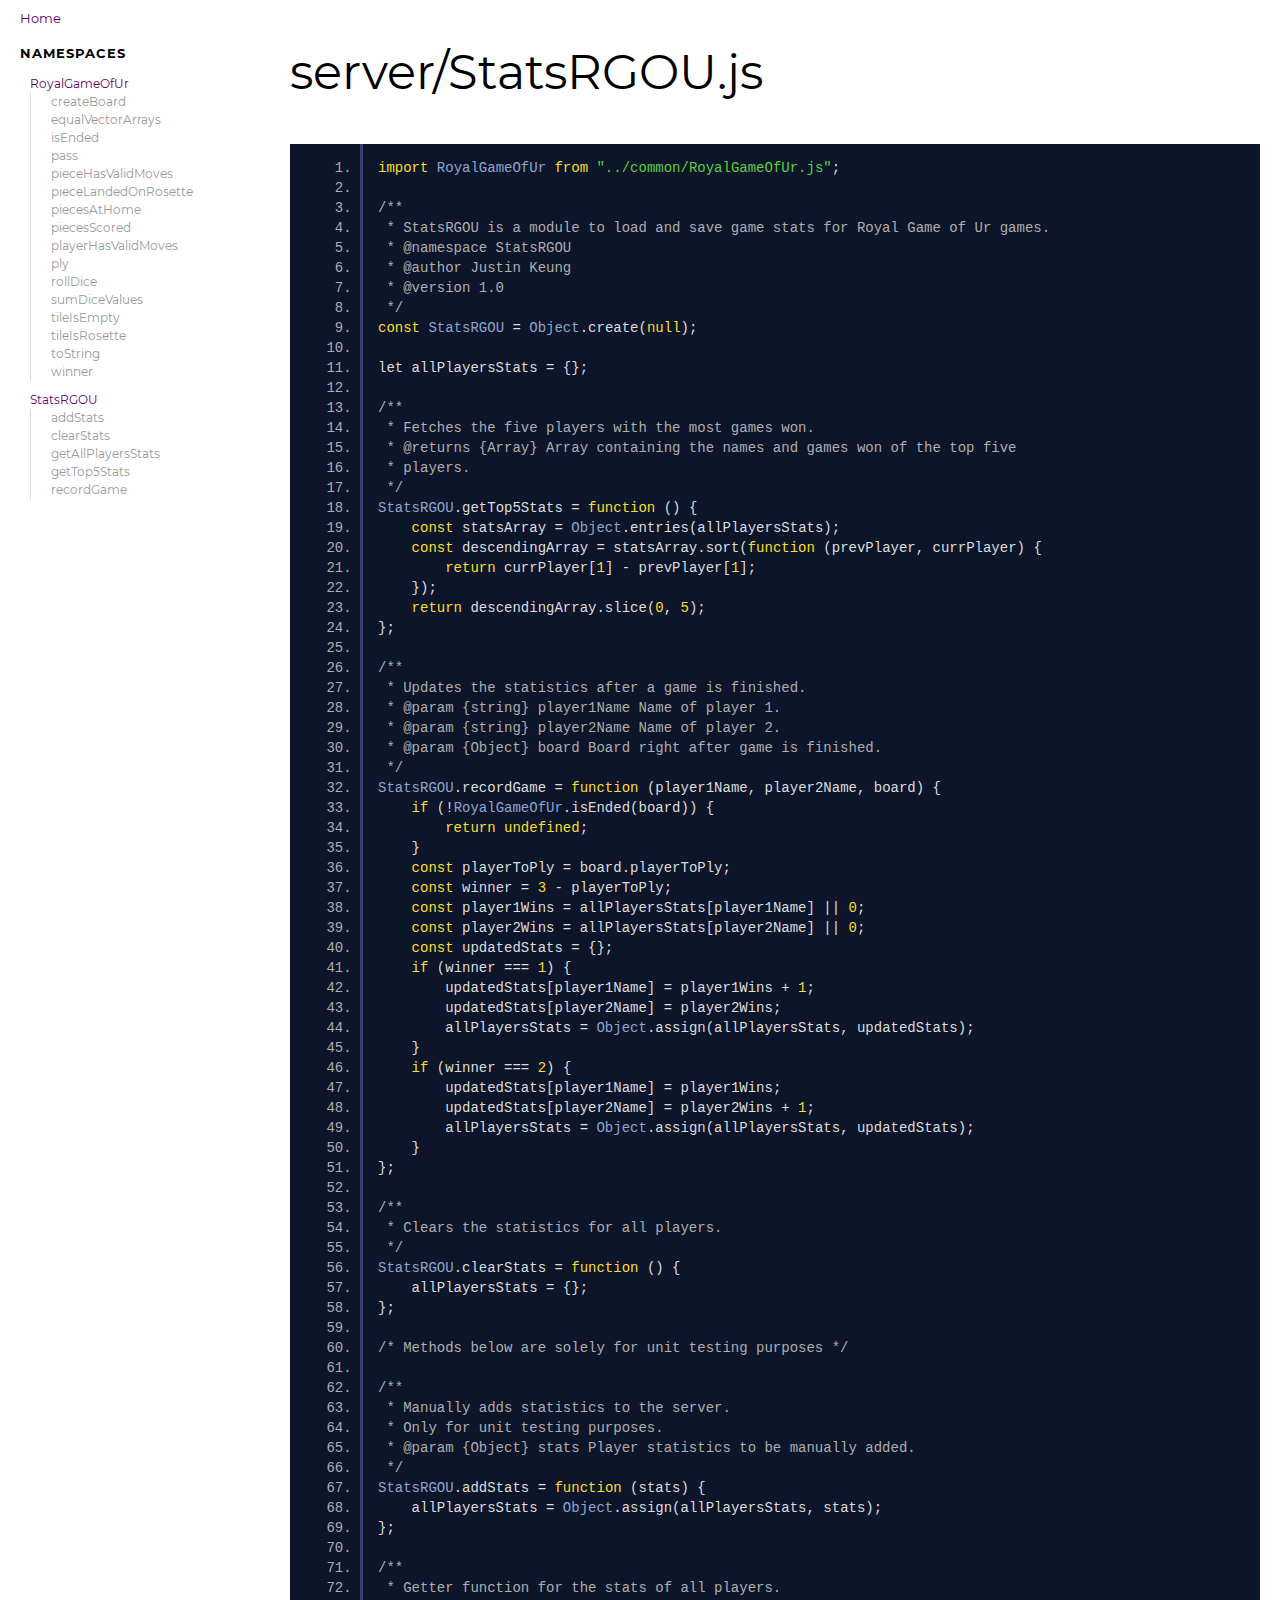
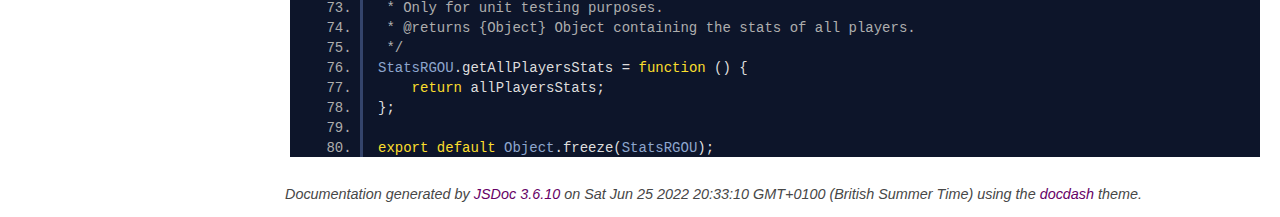
<file: docs/server_StatsRGOU.js.html>
<!DOCTYPE html>
<html lang="en">
<head>
    
    <meta charset="utf-8">
    <title>server/StatsRGOU.js - Documentation</title>
    
    
    <script src="scripts/prettify/prettify.js"></script>
    <script src="scripts/prettify/lang-css.js"></script>
    <!--[if lt IE 9]>
      <script src="//html5shiv.googlecode.com/svn/trunk/html5.js"></script>
    <![endif]-->
    <link type="text/css" rel="stylesheet" href="styles/prettify.css">
    <link type="text/css" rel="stylesheet" href="styles/jsdoc.css">
    <script src="scripts/nav.js" defer></script>
    <meta name="viewport" content="width=device-width, initial-scale=1.0">
</head>
<body>

<input type="checkbox" id="nav-trigger" class="nav-trigger" />
<label for="nav-trigger" class="navicon-button x">
  <div class="navicon"></div>
</label>

<label for="nav-trigger" class="overlay"></label>

<nav >
    
    <h2><a href="index.html">Home</a></h2><h3>Namespaces</h3><ul><li><a href="RoyalGameOfUr.html">RoyalGameOfUr</a><ul class='methods'><li data-type='method'><a href="RoyalGameOfUr.html#.createBoard">createBoard</a></li><li data-type='method'><a href="RoyalGameOfUr.html#.equalVectorArrays">equalVectorArrays</a></li><li data-type='method'><a href="RoyalGameOfUr.html#.isEnded">isEnded</a></li><li data-type='method'><a href="RoyalGameOfUr.html#.pass">pass</a></li><li data-type='method'><a href="RoyalGameOfUr.html#.pieceHasValidMoves">pieceHasValidMoves</a></li><li data-type='method'><a href="RoyalGameOfUr.html#.pieceLandedOnRosette">pieceLandedOnRosette</a></li><li data-type='method'><a href="RoyalGameOfUr.html#.piecesAtHome">piecesAtHome</a></li><li data-type='method'><a href="RoyalGameOfUr.html#.piecesScored">piecesScored</a></li><li data-type='method'><a href="RoyalGameOfUr.html#.playerHasValidMoves">playerHasValidMoves</a></li><li data-type='method'><a href="RoyalGameOfUr.html#.ply">ply</a></li><li data-type='method'><a href="RoyalGameOfUr.html#.rollDice">rollDice</a></li><li data-type='method'><a href="RoyalGameOfUr.html#.sumDiceValues">sumDiceValues</a></li><li data-type='method'><a href="RoyalGameOfUr.html#.tileIsEmpty">tileIsEmpty</a></li><li data-type='method'><a href="RoyalGameOfUr.html#.tileIsRosette">tileIsRosette</a></li><li data-type='method'><a href="RoyalGameOfUr.html#.toString">toString</a></li><li data-type='method'><a href="RoyalGameOfUr.html#.winner">winner</a></li></ul></li><li><a href="StatsRGOU.html">StatsRGOU</a><ul class='methods'><li data-type='method'><a href="StatsRGOU.html#.addStats">addStats</a></li><li data-type='method'><a href="StatsRGOU.html#.clearStats">clearStats</a></li><li data-type='method'><a href="StatsRGOU.html#.getAllPlayersStats">getAllPlayersStats</a></li><li data-type='method'><a href="StatsRGOU.html#.getTop5Stats">getTop5Stats</a></li><li data-type='method'><a href="StatsRGOU.html#.recordGame">recordGame</a></li></ul></li></ul>
</nav>

<div id="main">
    
    <h1 class="page-title">server/StatsRGOU.js</h1>
    

    



    
    <section>
        <article>
            <pre class="prettyprint source linenums"><code>import RoyalGameOfUr from "../common/RoyalGameOfUr.js";

/**
 * StatsRGOU is a module to load and save game stats for Royal Game of Ur games.
 * @namespace StatsRGOU
 * @author Justin Keung
 * @version 1.0
 */
const StatsRGOU = Object.create(null);

let allPlayersStats = {};

/**
 * Fetches the five players with the most games won.
 * @returns {Array} Array containing the names and games won of the top five
 * players.
 */
StatsRGOU.getTop5Stats = function () {
    const statsArray = Object.entries(allPlayersStats);
    const descendingArray = statsArray.sort(function (prevPlayer, currPlayer) {
        return currPlayer[1] - prevPlayer[1];
    });
    return descendingArray.slice(0, 5);
};

/**
 * Updates the statistics after a game is finished.
 * @param {string} player1Name Name of player 1.
 * @param {string} player2Name Name of player 2.
 * @param {Object} board Board right after game is finished.
 */
StatsRGOU.recordGame = function (player1Name, player2Name, board) {
    if (!RoyalGameOfUr.isEnded(board)) {
        return undefined;
    }
    const playerToPly = board.playerToPly;
    const winner = 3 - playerToPly;
    const player1Wins = allPlayersStats[player1Name] || 0;
    const player2Wins = allPlayersStats[player2Name] || 0;
    const updatedStats = {};
    if (winner === 1) {
        updatedStats[player1Name] = player1Wins + 1;
        updatedStats[player2Name] = player2Wins;
        allPlayersStats = Object.assign(allPlayersStats, updatedStats);
    }
    if (winner === 2) {
        updatedStats[player1Name] = player1Wins;
        updatedStats[player2Name] = player2Wins + 1;
        allPlayersStats = Object.assign(allPlayersStats, updatedStats);
    }
};

/**
 * Clears the statistics for all players.
 */
StatsRGOU.clearStats = function () {
    allPlayersStats = {};
};

/* Methods below are solely for unit testing purposes */

/**
 * Manually adds statistics to the server.
 * Only for unit testing purposes.
 * @param {Object} stats Player statistics to be manually added.
 */
StatsRGOU.addStats = function (stats) {
    allPlayersStats = Object.assign(allPlayersStats, stats);
};

/**
 * Getter function for the stats of all players.
 * Only for unit testing purposes.
 * @returns {Object} Object containing the stats of all players.
 */
StatsRGOU.getAllPlayersStats = function () {
    return allPlayersStats;
};

export default Object.freeze(StatsRGOU);</code></pre>
        </article>
    </section>




    
    
</div>

<br class="clear">

<footer>
    Documentation generated by <a href="https://github.com/jsdoc3/jsdoc">JSDoc 3.6.10</a> on Sat Jun 25 2022 20:33:10 GMT+0100 (British Summer Time) using the <a href="https://github.com/clenemt/docdash">docdash</a> theme.
</footer>

<script>prettyPrint();</script>
<script src="scripts/polyfill.js"></script>
<script src="scripts/linenumber.js"></script>



</body>
</html>
</file>
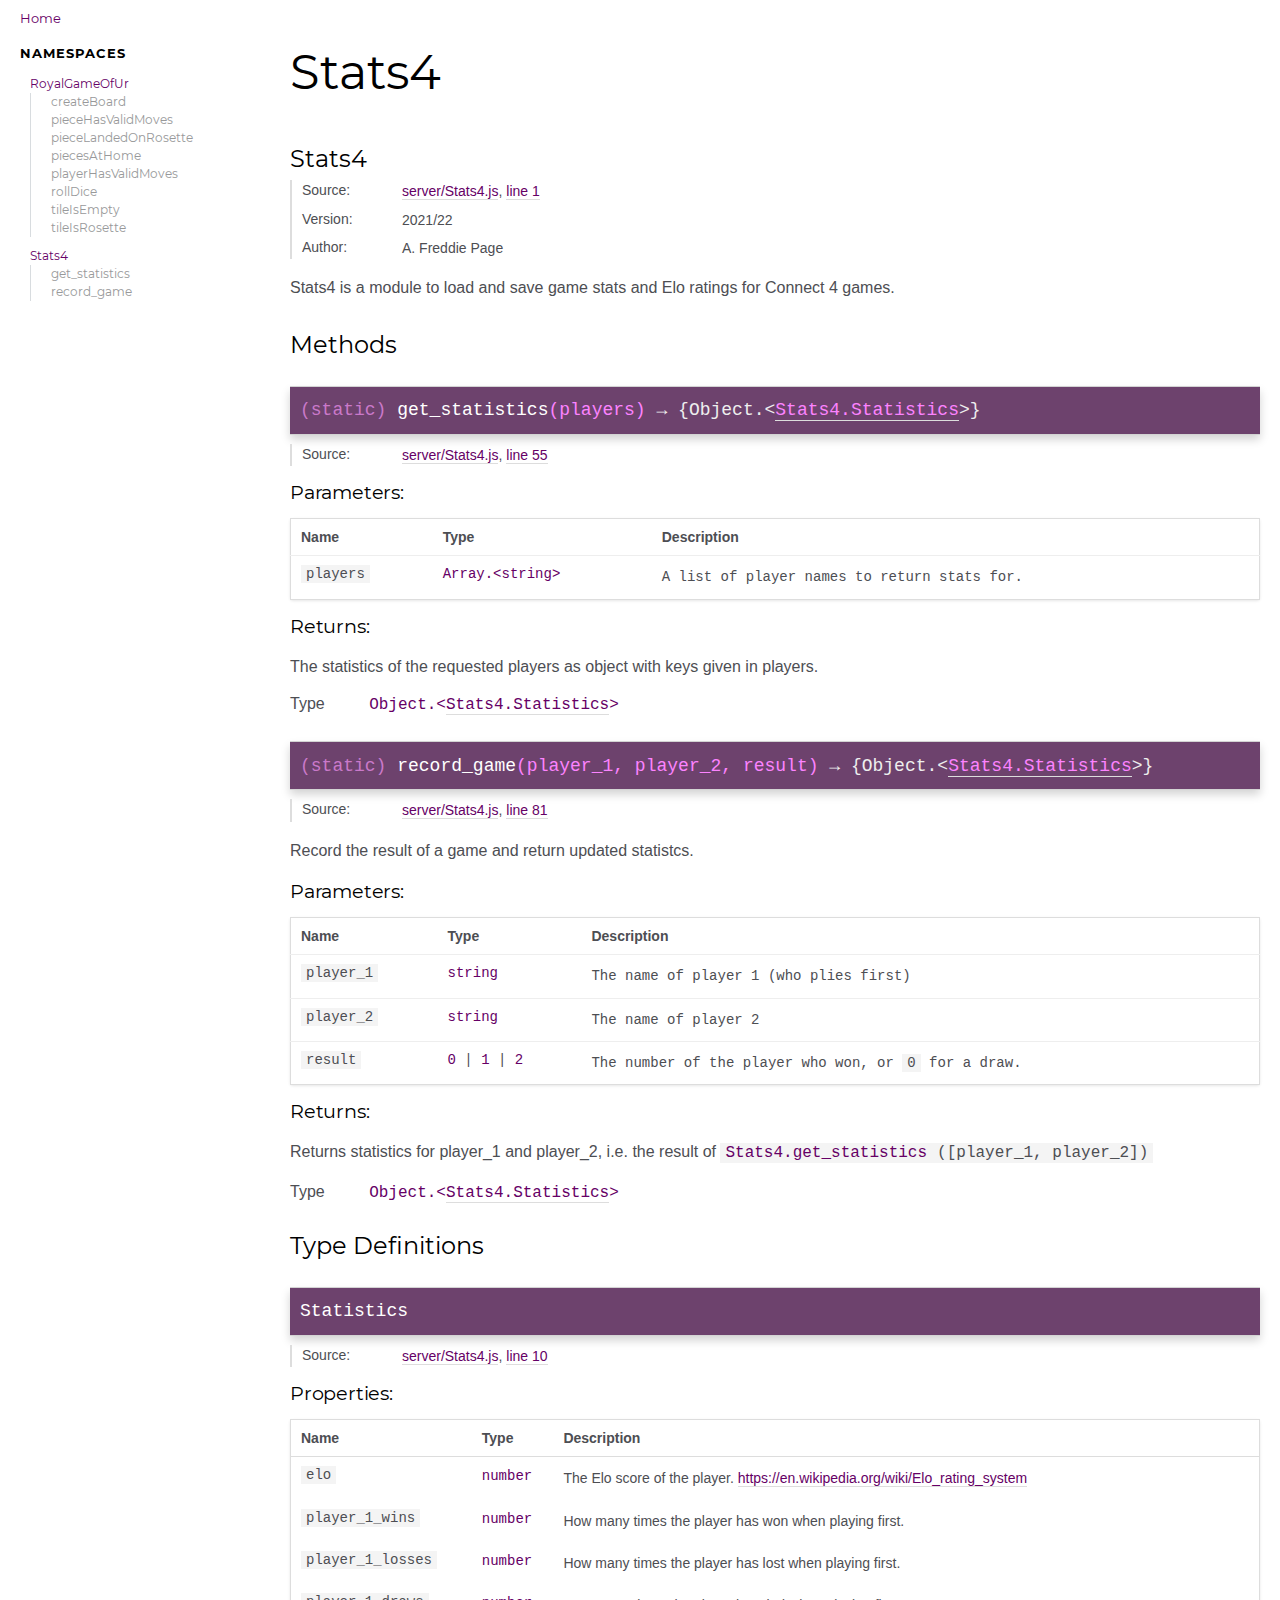
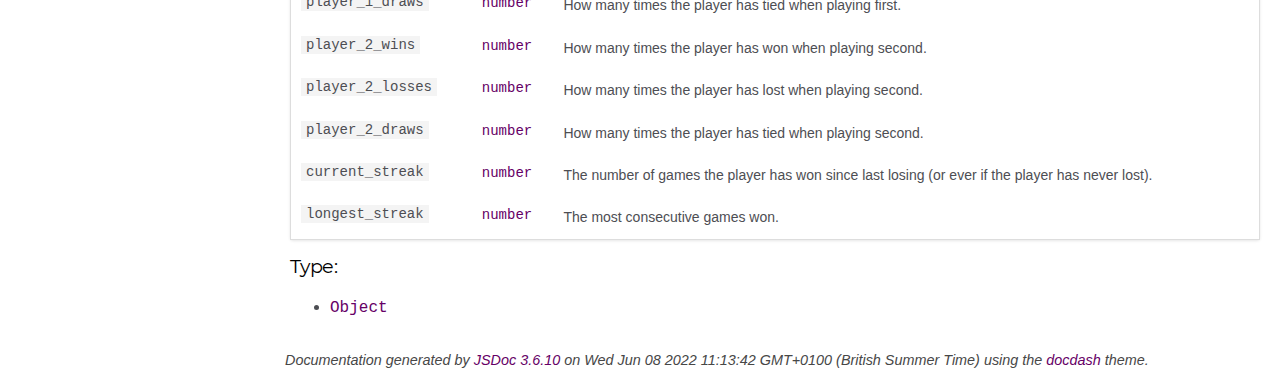
<file: docs/Stats4.html>
<!DOCTYPE html>
<html lang="en">
<head>
    
    <meta charset="utf-8">
    <title>Stats4 - Documentation</title>
    
    
    <script src="scripts/prettify/prettify.js"></script>
    <script src="scripts/prettify/lang-css.js"></script>
    <!--[if lt IE 9]>
      <script src="//html5shiv.googlecode.com/svn/trunk/html5.js"></script>
    <![endif]-->
    <link type="text/css" rel="stylesheet" href="styles/prettify.css">
    <link type="text/css" rel="stylesheet" href="styles/jsdoc.css">
    <script src="scripts/nav.js" defer></script>
    <meta name="viewport" content="width=device-width, initial-scale=1.0">
</head>
<body>

<input type="checkbox" id="nav-trigger" class="nav-trigger" />
<label for="nav-trigger" class="navicon-button x">
  <div class="navicon"></div>
</label>

<label for="nav-trigger" class="overlay"></label>

<nav >
    
    <h2><a href="index.html">Home</a></h2><h3>Namespaces</h3><ul><li><a href="RoyalGameOfUr.html">RoyalGameOfUr</a><ul class='methods'><li data-type='method'><a href="RoyalGameOfUr.html#.createBoard">createBoard</a></li><li data-type='method'><a href="RoyalGameOfUr.html#.pieceHasValidMoves">pieceHasValidMoves</a></li><li data-type='method'><a href="RoyalGameOfUr.html#.pieceLandedOnRosette">pieceLandedOnRosette</a></li><li data-type='method'><a href="RoyalGameOfUr.html#.piecesAtHome">piecesAtHome</a></li><li data-type='method'><a href="RoyalGameOfUr.html#.playerHasValidMoves">playerHasValidMoves</a></li><li data-type='method'><a href="RoyalGameOfUr.html#.rollDice">rollDice</a></li><li data-type='method'><a href="RoyalGameOfUr.html#.tileIsEmpty">tileIsEmpty</a></li><li data-type='method'><a href="RoyalGameOfUr.html#.tileIsRosette">tileIsRosette</a></li></ul></li><li><a href="Stats4.html">Stats4</a><ul class='methods'><li data-type='method'><a href="Stats4.html#.get_statistics">get_statistics</a></li><li data-type='method'><a href="Stats4.html#.record_game">record_game</a></li></ul></li></ul>
</nav>

<div id="main">
    
    <h1 class="page-title">Stats4</h1>
    

    




<section>

<header>
    
        <h2>
        Stats4
        </h2>
        
    
</header>

<article>
    
        <div class="container-overview">
        
            

<dl class="details">

    
    <dt class="tag-source">Source:</dt>
    <dd class="tag-source"><ul class="dummy"><li>
        <a href="server_Stats4.js.html">server/Stats4.js</a>, <a href="server_Stats4.js.html#line1">line 1</a>
    </li></ul></dd>
    

    
    <dt class="tag-version">Version:</dt>
    <dd class="tag-version"><ul class="dummy"><li>2021/22</li></ul></dd>
    

    

    

    

    

    

    

    

    
    <dt class="tag-author">Author:</dt>
    <dd class="tag-author">
        <ul>
            <li>A. Freddie Page</li>
        </ul>
    </dd>
    

    

    

    

    

    

    
</dl>




            
                <div class="description usertext"><p>Stats4 is a module to load and save game stats and Elo ratings
for Connect 4 games.</p></div>
            

            
        
        </div>
    

    

    

    
    
    

     

    

    

    
        <h3 class="subsection-title">Methods</h3>

        
            

    

    <h4 class="name" id=".get_statistics"><span class="type-signature">(static) </span>get_statistics<span class="signature">(players)</span><span class="type-signature"> &rarr; {Object.&lt;<a href="Stats4.html#.Statistics">Stats4.Statistics</a>>}</span></h4>

    




<dl class="details">

    
    <dt class="tag-source">Source:</dt>
    <dd class="tag-source"><ul class="dummy"><li>
        <a href="server_Stats4.js.html">server/Stats4.js</a>, <a href="server_Stats4.js.html#line55">line 55</a>
    </li></ul></dd>
    

    

    

    

    

    

    

    

    

    

    

    

    

    

    

    
</dl>















    <h5>Parameters:</h5>
    

<table class="params">
    <thead>
    <tr>
        
        <th>Name</th>
        

        <th>Type</th>

        

        

        <th class="last">Description</th>
    </tr>
    </thead>

    <tbody>
    

        <tr>
            
                <td class="name"><code>players</code></td>
            

            <td class="type">
            
                
<span class="param-type">Array.&lt;string></span>


            
            </td>

            

            

            <td class="description last"><p>A list of player names to return stats for.</p></td>
        </tr>

    
    </tbody>
</table>
















<h5>Returns:</h5>

        
<div class="param-desc">
    <p>The statistics of the requested
players as object with keys given in players.</p>
</div>



<dl class="param-type">
    <dt>
        Type
    </dt>
    <dd>
        
<span class="param-type">Object.&lt;<a href="Stats4.html#.Statistics">Stats4.Statistics</a>></span>


    </dd>
</dl>

    



        
            

    

    <h4 class="name" id=".record_game"><span class="type-signature">(static) </span>record_game<span class="signature">(player_1, player_2, result)</span><span class="type-signature"> &rarr; {Object.&lt;<a href="Stats4.html#.Statistics">Stats4.Statistics</a>>}</span></h4>

    




<dl class="details">

    
    <dt class="tag-source">Source:</dt>
    <dd class="tag-source"><ul class="dummy"><li>
        <a href="server_Stats4.js.html">server/Stats4.js</a>, <a href="server_Stats4.js.html#line81">line 81</a>
    </li></ul></dd>
    

    

    

    

    

    

    

    

    

    

    

    

    

    

    

    
</dl>





<div class="description usertext">
    <p>Record the result of a game and return updated statistcs.</p>
</div>











    <h5>Parameters:</h5>
    

<table class="params">
    <thead>
    <tr>
        
        <th>Name</th>
        

        <th>Type</th>

        

        

        <th class="last">Description</th>
    </tr>
    </thead>

    <tbody>
    

        <tr>
            
                <td class="name"><code>player_1</code></td>
            

            <td class="type">
            
                
<span class="param-type">string</span>


            
            </td>

            

            

            <td class="description last"><p>The name of player 1 (who plies first)</p></td>
        </tr>

    

        <tr>
            
                <td class="name"><code>player_2</code></td>
            

            <td class="type">
            
                
<span class="param-type">string</span>


            
            </td>

            

            

            <td class="description last"><p>The name of player 2</p></td>
        </tr>

    

        <tr>
            
                <td class="name"><code>result</code></td>
            

            <td class="type">
            
                
<span class="param-type">0</span>
|

<span class="param-type">1</span>
|

<span class="param-type">2</span>


            
            </td>

            

            

            <td class="description last"><p>The number of the player who won,
or <code>0</code> for a draw.</p></td>
        </tr>

    
    </tbody>
</table>
















<h5>Returns:</h5>

        
<div class="param-desc">
    <p>Returns statistics for player_1 and
player_2, i.e. the result of
<a href="Stats4.html#.get_statistics"><code>Stats4.get_statistics</code></a><code>([player_1, player_2])</code></p>
</div>



<dl class="param-type">
    <dt>
        Type
    </dt>
    <dd>
        
<span class="param-type">Object.&lt;<a href="Stats4.html#.Statistics">Stats4.Statistics</a>></span>


    </dd>
</dl>

    



        
    

    
        <h3 class="subsection-title">Type Definitions</h3>

        
                
<h4 class="name" id=".Statistics">Statistics</h4>





<dl class="details">

    
    <dt class="tag-source">Source:</dt>
    <dd class="tag-source"><ul class="dummy"><li>
        <a href="server_Stats4.js.html">server/Stats4.js</a>, <a href="server_Stats4.js.html#line10">line 10</a>
    </li></ul></dd>
    

    

    

    

    

    

    

    

    

    

    

    

    

    

    

    
</dl>



    <h5 class="subsection-title">Properties:</h5>

    

<table class="props">
    <thead>
    <tr>
        
        <th>Name</th>
        

        <th>Type</th>

        

        

        <th class="last">Description</th>
    </tr>
    </thead>

    <tbody>
    

        <tr>
            
                <td class="name"><code>elo</code></td>
            

            <td class="type">
            
                
<span class="param-type">number</span>


            
            </td>

            

            

            <td class="description last"><p>The Elo score of the player.
<a href="https://en.wikipedia.org/wiki/Elo_rating_system">https://en.wikipedia.org/wiki/Elo_rating_system</a></p></td>
        </tr>

    

        <tr>
            
                <td class="name"><code>player_1_wins</code></td>
            

            <td class="type">
            
                
<span class="param-type">number</span>


            
            </td>

            

            

            <td class="description last"><p>How many times the player
has won when playing first.</p></td>
        </tr>

    

        <tr>
            
                <td class="name"><code>player_1_losses</code></td>
            

            <td class="type">
            
                
<span class="param-type">number</span>


            
            </td>

            

            

            <td class="description last"><p>How many times the player
has lost when playing first.</p></td>
        </tr>

    

        <tr>
            
                <td class="name"><code>player_1_draws</code></td>
            

            <td class="type">
            
                
<span class="param-type">number</span>


            
            </td>

            

            

            <td class="description last"><p>How many times the player has
tied when playing first.</p></td>
        </tr>

    

        <tr>
            
                <td class="name"><code>player_2_wins</code></td>
            

            <td class="type">
            
                
<span class="param-type">number</span>


            
            </td>

            

            

            <td class="description last"><p>How many times the player has
won when playing second.</p></td>
        </tr>

    

        <tr>
            
                <td class="name"><code>player_2_losses</code></td>
            

            <td class="type">
            
                
<span class="param-type">number</span>


            
            </td>

            

            

            <td class="description last"><p>How many times the player has
lost when playing second.</p></td>
        </tr>

    

        <tr>
            
                <td class="name"><code>player_2_draws</code></td>
            

            <td class="type">
            
                
<span class="param-type">number</span>


            
            </td>

            

            

            <td class="description last"><p>How many times the player has
tied when playing second.</p></td>
        </tr>

    

        <tr>
            
                <td class="name"><code>current_streak</code></td>
            

            <td class="type">
            
                
<span class="param-type">number</span>


            
            </td>

            

            

            <td class="description last"><p>The number of games the player has won
since last losing (or ever if the player has never lost).</p></td>
        </tr>

    

        <tr>
            
                <td class="name"><code>longest_streak</code></td>
            

            <td class="type">
            
                
<span class="param-type">number</span>


            
            </td>

            

            

            <td class="description last"><p>The most consecutive games won.</p></td>
        </tr>

    
    </tbody>
</table>








    <h5>Type:</h5>
    <ul>
        <li>
            
<span class="param-type">Object</span>


        </li>
    </ul>






            
    

    
</article>

</section>




    
    
</div>

<br class="clear">

<footer>
    Documentation generated by <a href="https://github.com/jsdoc3/jsdoc">JSDoc 3.6.10</a> on Wed Jun 08 2022 11:13:42 GMT+0100 (British Summer Time) using the <a href="https://github.com/clenemt/docdash">docdash</a> theme.
</footer>

<script>prettyPrint();</script>
<script src="scripts/polyfill.js"></script>
<script src="scripts/linenumber.js"></script>



</body>
</html>
</file>
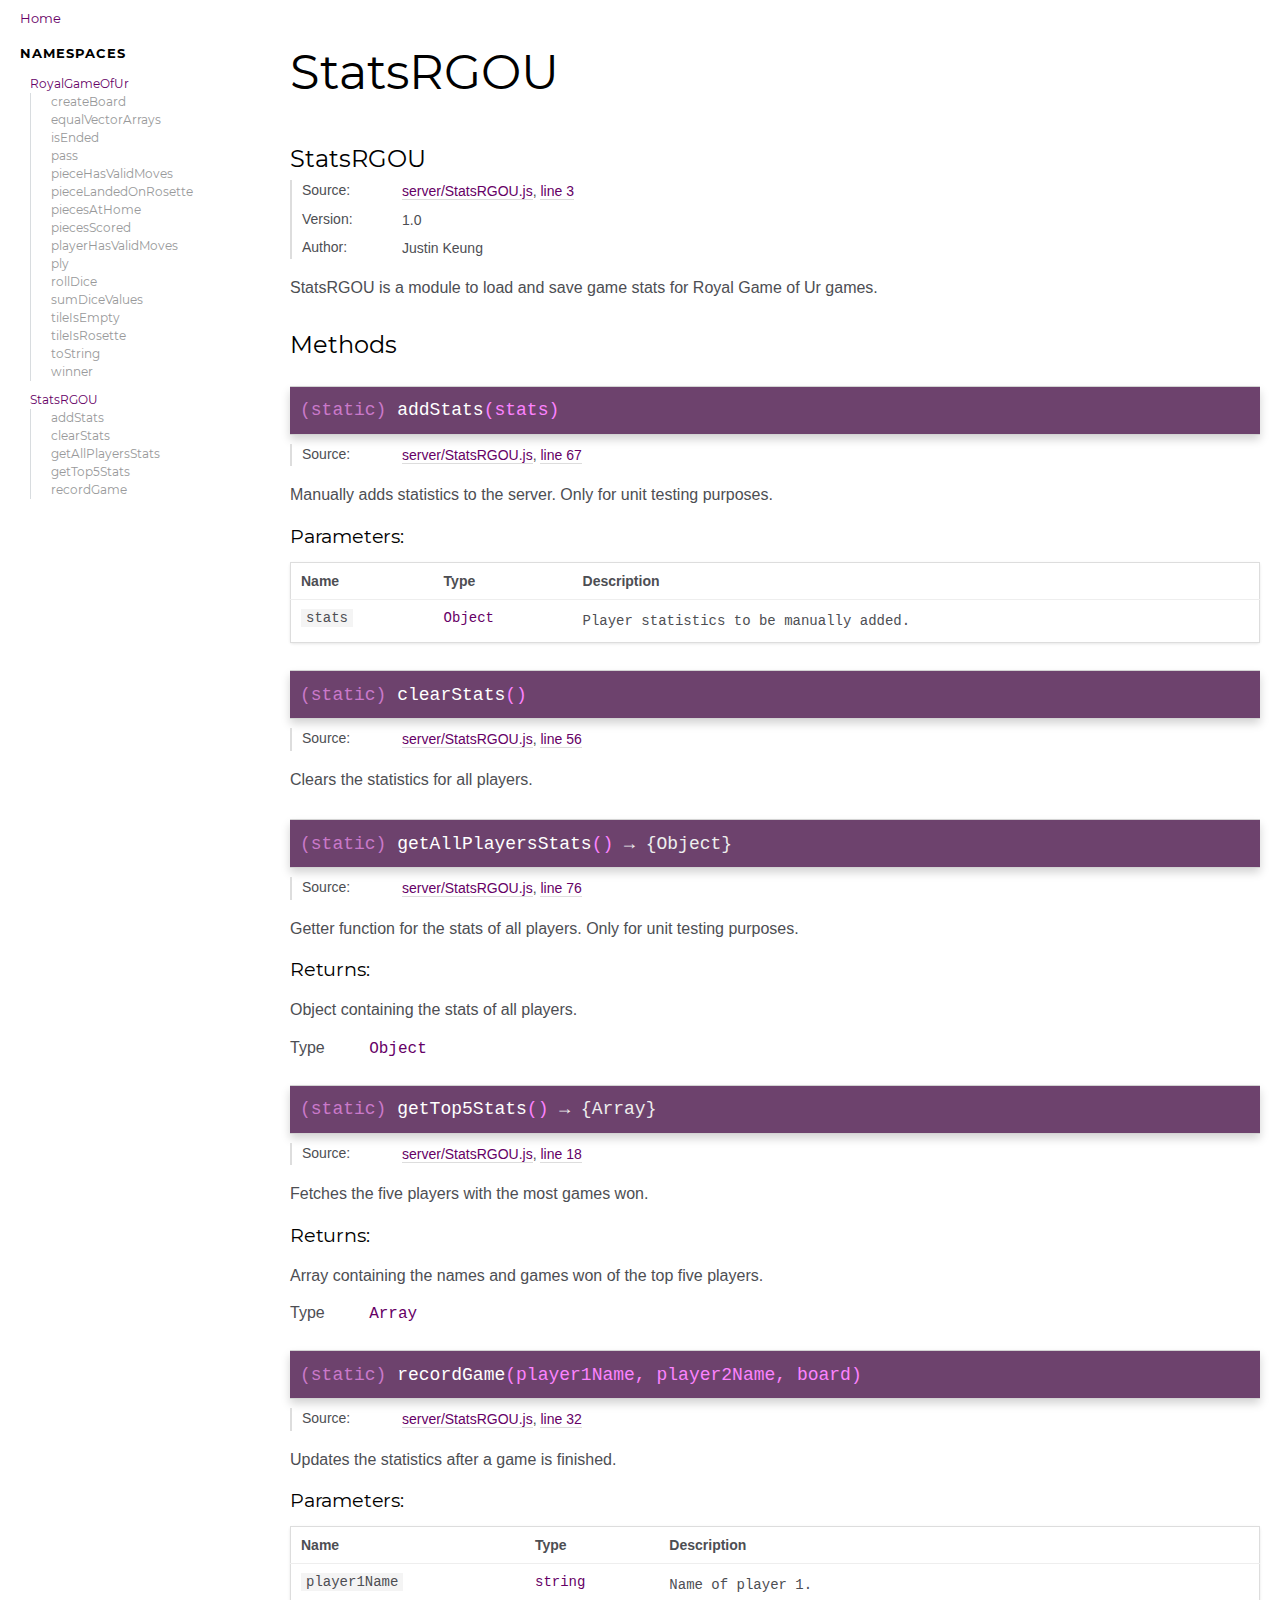
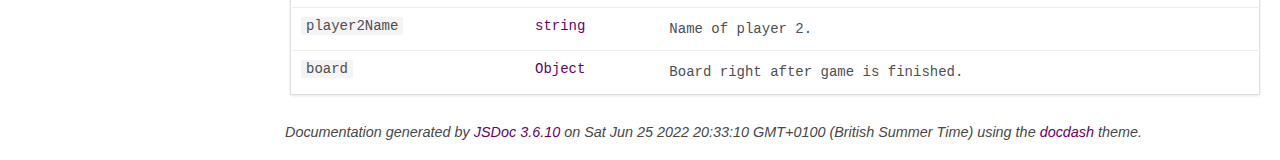
<file: docs/StatsRGOU.html>
<!DOCTYPE html>
<html lang="en">
<head>
    
    <meta charset="utf-8">
    <title>StatsRGOU - Documentation</title>
    
    
    <script src="scripts/prettify/prettify.js"></script>
    <script src="scripts/prettify/lang-css.js"></script>
    <!--[if lt IE 9]>
      <script src="//html5shiv.googlecode.com/svn/trunk/html5.js"></script>
    <![endif]-->
    <link type="text/css" rel="stylesheet" href="styles/prettify.css">
    <link type="text/css" rel="stylesheet" href="styles/jsdoc.css">
    <script src="scripts/nav.js" defer></script>
    <meta name="viewport" content="width=device-width, initial-scale=1.0">
</head>
<body>

<input type="checkbox" id="nav-trigger" class="nav-trigger" />
<label for="nav-trigger" class="navicon-button x">
  <div class="navicon"></div>
</label>

<label for="nav-trigger" class="overlay"></label>

<nav >
    
    <h2><a href="index.html">Home</a></h2><h3>Namespaces</h3><ul><li><a href="RoyalGameOfUr.html">RoyalGameOfUr</a><ul class='methods'><li data-type='method'><a href="RoyalGameOfUr.html#.createBoard">createBoard</a></li><li data-type='method'><a href="RoyalGameOfUr.html#.equalVectorArrays">equalVectorArrays</a></li><li data-type='method'><a href="RoyalGameOfUr.html#.isEnded">isEnded</a></li><li data-type='method'><a href="RoyalGameOfUr.html#.pass">pass</a></li><li data-type='method'><a href="RoyalGameOfUr.html#.pieceHasValidMoves">pieceHasValidMoves</a></li><li data-type='method'><a href="RoyalGameOfUr.html#.pieceLandedOnRosette">pieceLandedOnRosette</a></li><li data-type='method'><a href="RoyalGameOfUr.html#.piecesAtHome">piecesAtHome</a></li><li data-type='method'><a href="RoyalGameOfUr.html#.piecesScored">piecesScored</a></li><li data-type='method'><a href="RoyalGameOfUr.html#.playerHasValidMoves">playerHasValidMoves</a></li><li data-type='method'><a href="RoyalGameOfUr.html#.ply">ply</a></li><li data-type='method'><a href="RoyalGameOfUr.html#.rollDice">rollDice</a></li><li data-type='method'><a href="RoyalGameOfUr.html#.sumDiceValues">sumDiceValues</a></li><li data-type='method'><a href="RoyalGameOfUr.html#.tileIsEmpty">tileIsEmpty</a></li><li data-type='method'><a href="RoyalGameOfUr.html#.tileIsRosette">tileIsRosette</a></li><li data-type='method'><a href="RoyalGameOfUr.html#.toString">toString</a></li><li data-type='method'><a href="RoyalGameOfUr.html#.winner">winner</a></li></ul></li><li><a href="StatsRGOU.html">StatsRGOU</a><ul class='methods'><li data-type='method'><a href="StatsRGOU.html#.addStats">addStats</a></li><li data-type='method'><a href="StatsRGOU.html#.clearStats">clearStats</a></li><li data-type='method'><a href="StatsRGOU.html#.getAllPlayersStats">getAllPlayersStats</a></li><li data-type='method'><a href="StatsRGOU.html#.getTop5Stats">getTop5Stats</a></li><li data-type='method'><a href="StatsRGOU.html#.recordGame">recordGame</a></li></ul></li></ul>
</nav>

<div id="main">
    
    <h1 class="page-title">StatsRGOU</h1>
    

    




<section>

<header>
    
        <h2>
        StatsRGOU
        </h2>
        
    
</header>

<article>
    
        <div class="container-overview">
        
            

<dl class="details">

    
    <dt class="tag-source">Source:</dt>
    <dd class="tag-source"><ul class="dummy"><li>
        <a href="server_StatsRGOU.js.html">server/StatsRGOU.js</a>, <a href="server_StatsRGOU.js.html#line3">line 3</a>
    </li></ul></dd>
    

    
    <dt class="tag-version">Version:</dt>
    <dd class="tag-version"><ul class="dummy"><li>1.0</li></ul></dd>
    

    

    

    

    

    

    

    

    
    <dt class="tag-author">Author:</dt>
    <dd class="tag-author">
        <ul>
            <li>Justin Keung</li>
        </ul>
    </dd>
    

    

    

    

    

    

    
</dl>




            
                <div class="description usertext"><p>StatsRGOU is a module to load and save game stats for Royal Game of Ur games.</p></div>
            

            
        
        </div>
    

    

    

    
    
    

     

    

    

    
        <h3 class="subsection-title">Methods</h3>

        
            

    

    <h4 class="name" id=".addStats"><span class="type-signature">(static) </span>addStats<span class="signature">(stats)</span><span class="type-signature"></span></h4>

    




<dl class="details">

    
    <dt class="tag-source">Source:</dt>
    <dd class="tag-source"><ul class="dummy"><li>
        <a href="server_StatsRGOU.js.html">server/StatsRGOU.js</a>, <a href="server_StatsRGOU.js.html#line67">line 67</a>
    </li></ul></dd>
    

    

    

    

    

    

    

    

    

    

    

    

    

    

    

    
</dl>





<div class="description usertext">
    <p>Manually adds statistics to the server.
Only for unit testing purposes.</p>
</div>











    <h5>Parameters:</h5>
    

<table class="params">
    <thead>
    <tr>
        
        <th>Name</th>
        

        <th>Type</th>

        

        

        <th class="last">Description</th>
    </tr>
    </thead>

    <tbody>
    

        <tr>
            
                <td class="name"><code>stats</code></td>
            

            <td class="type">
            
                
<span class="param-type">Object</span>


            
            </td>

            

            

            <td class="description last"><p>Player statistics to be manually added.</p></td>
        </tr>

    
    </tbody>
</table>



















        
            

    

    <h4 class="name" id=".clearStats"><span class="type-signature">(static) </span>clearStats<span class="signature">()</span><span class="type-signature"></span></h4>

    




<dl class="details">

    
    <dt class="tag-source">Source:</dt>
    <dd class="tag-source"><ul class="dummy"><li>
        <a href="server_StatsRGOU.js.html">server/StatsRGOU.js</a>, <a href="server_StatsRGOU.js.html#line56">line 56</a>
    </li></ul></dd>
    

    

    

    

    

    

    

    

    

    

    

    

    

    

    

    
</dl>





<div class="description usertext">
    <p>Clears the statistics for all players.</p>
</div>




























        
            

    

    <h4 class="name" id=".getAllPlayersStats"><span class="type-signature">(static) </span>getAllPlayersStats<span class="signature">()</span><span class="type-signature"> &rarr; {Object}</span></h4>

    




<dl class="details">

    
    <dt class="tag-source">Source:</dt>
    <dd class="tag-source"><ul class="dummy"><li>
        <a href="server_StatsRGOU.js.html">server/StatsRGOU.js</a>, <a href="server_StatsRGOU.js.html#line76">line 76</a>
    </li></ul></dd>
    

    

    

    

    

    

    

    

    

    

    

    

    

    

    

    
</dl>





<div class="description usertext">
    <p>Getter function for the stats of all players.
Only for unit testing purposes.</p>
</div>

























<h5>Returns:</h5>

        
<div class="param-desc">
    <p>Object containing the stats of all players.</p>
</div>



<dl class="param-type">
    <dt>
        Type
    </dt>
    <dd>
        
<span class="param-type">Object</span>


    </dd>
</dl>

    



        
            

    

    <h4 class="name" id=".getTop5Stats"><span class="type-signature">(static) </span>getTop5Stats<span class="signature">()</span><span class="type-signature"> &rarr; {Array}</span></h4>

    




<dl class="details">

    
    <dt class="tag-source">Source:</dt>
    <dd class="tag-source"><ul class="dummy"><li>
        <a href="server_StatsRGOU.js.html">server/StatsRGOU.js</a>, <a href="server_StatsRGOU.js.html#line18">line 18</a>
    </li></ul></dd>
    

    

    

    

    

    

    

    

    

    

    

    

    

    

    

    
</dl>





<div class="description usertext">
    <p>Fetches the five players with the most games won.</p>
</div>

























<h5>Returns:</h5>

        
<div class="param-desc">
    <p>Array containing the names and games won of the top five
players.</p>
</div>



<dl class="param-type">
    <dt>
        Type
    </dt>
    <dd>
        
<span class="param-type">Array</span>


    </dd>
</dl>

    



        
            

    

    <h4 class="name" id=".recordGame"><span class="type-signature">(static) </span>recordGame<span class="signature">(player1Name, player2Name, board)</span><span class="type-signature"></span></h4>

    




<dl class="details">

    
    <dt class="tag-source">Source:</dt>
    <dd class="tag-source"><ul class="dummy"><li>
        <a href="server_StatsRGOU.js.html">server/StatsRGOU.js</a>, <a href="server_StatsRGOU.js.html#line32">line 32</a>
    </li></ul></dd>
    

    

    

    

    

    

    

    

    

    

    

    

    

    

    

    
</dl>





<div class="description usertext">
    <p>Updates the statistics after a game is finished.</p>
</div>











    <h5>Parameters:</h5>
    

<table class="params">
    <thead>
    <tr>
        
        <th>Name</th>
        

        <th>Type</th>

        

        

        <th class="last">Description</th>
    </tr>
    </thead>

    <tbody>
    

        <tr>
            
                <td class="name"><code>player1Name</code></td>
            

            <td class="type">
            
                
<span class="param-type">string</span>


            
            </td>

            

            

            <td class="description last"><p>Name of player 1.</p></td>
        </tr>

    

        <tr>
            
                <td class="name"><code>player2Name</code></td>
            

            <td class="type">
            
                
<span class="param-type">string</span>


            
            </td>

            

            

            <td class="description last"><p>Name of player 2.</p></td>
        </tr>

    

        <tr>
            
                <td class="name"><code>board</code></td>
            

            <td class="type">
            
                
<span class="param-type">Object</span>


            
            </td>

            

            

            <td class="description last"><p>Board right after game is finished.</p></td>
        </tr>

    
    </tbody>
</table>



















        
    

    

    
</article>

</section>




    
    
</div>

<br class="clear">

<footer>
    Documentation generated by <a href="https://github.com/jsdoc3/jsdoc">JSDoc 3.6.10</a> on Sat Jun 25 2022 20:33:10 GMT+0100 (British Summer Time) using the <a href="https://github.com/clenemt/docdash">docdash</a> theme.
</footer>

<script>prettyPrint();</script>
<script src="scripts/polyfill.js"></script>
<script src="scripts/linenumber.js"></script>



</body>
</html>
</file>
<file: docs/styles/prettify.css>
.pln {
  color: #ddd;
}

/* string content */
.str {
  color: #61ce3c;
}

/* a keyword */
.kwd {
  color: #fbde2d;
}

/* a comment */
.com {
  color: #aeaeae;
}

/* a type name */
.typ {
  color: #8da6ce;
}

/* a literal value */
.lit {
  color: #fbde2d;
}

/* punctuation */
.pun {
  color: #ddd;
}

/* lisp open bracket */
.opn {
  color: #000000;
}

/* lisp close bracket */
.clo {
  color: #000000;
}

/* a markup tag name */
.tag {
  color: #8da6ce;
}

/* a markup attribute name */
.atn {
  color: #fbde2d;
}

/* a markup attribute value */
.atv {
  color: #ddd;
}

/* a declaration */
.dec {
  color: #EF5050;
}

/* a variable name */
.var {
  color: #c82829;
}

/* a function name */
.fun {
  color: #4271ae;
}

/* Specify class=linenums on a pre to get line numbering */
ol.linenums {
  margin-top: 0;
  margin-bottom: 0;
}
</file>
<file: docs/styles/jsdoc.css>
* {
  box-sizing: border-box
}

html, body {
  height: 100%;
  width: 100%;
}

body {
  color: #4d4e53;
  background-color: white;
  margin: 0 auto;
  padding: 0 20px;
  font-family: 'Helvetica Neue', Helvetica, sans-serif;
  font-size: 16px;
}

img {
  max-width: 100%;
}

a,
a:active {
  color: #606;
  text-decoration: none;
}

a:hover {
  text-decoration: none;
}

article a {
  border-bottom: 1px solid #ddd;
}

article a:hover, article a:active {
  border-bottom-color: #222;
}

article .description a {
    word-break: break-word;
}

p, ul, ol, blockquote {
  margin-bottom: 1em;
  line-height: 160%;
}

h1, h2, h3, h4, h5, h6 {
  font-family: 'Montserrat', sans-serif;
}

h1, h2, h3, h4, h5, h6 {
  color: #000;
  font-weight: 400;
  margin: 0;
}

h1 {
  font-weight: 300;
  font-size: 48px;
  margin: 1em 0 .5em;
}

h1.page-title {
  font-size: 48px;
  margin: 1em 30px;
  line-height: 100%;
  word-wrap: break-word;
}

h2 {
  font-size: 24px;
  margin: 1.5em 0 .3em;
}

h3 {
  font-size: 24px;
  margin: 1.2em 0 .3em;
}

h4 {
  font-size: 18px;
  margin: 1em 0 .2em;
  color: #4d4e53;
}

h4.name {
  color: #fff;
  background: #6d426d;
  box-shadow: 0 .25em .5em #d3d3d3;
  border-top: 1px solid #d3d3d3;
  border-bottom: 1px solid #d3d3d3;
  margin: 1.5em 0 0.5em;
  padding: .75em 0 .75em 10px;
}

h4.name a {
  color: #fc83ff;
}

h4.name a:hover {
  border-bottom-color: #fc83ff;
}

h5, .container-overview .subsection-title {
  font-size: 120%;
  letter-spacing: -0.01em;
  margin: 8px 0 3px 0;
}

h6 {
  font-size: 100%;
  letter-spacing: -0.01em;
  margin: 6px 0 3px 0;
  font-style: italic;
}

.usertext h1 {
  font-family: "Source Sans Pro";
  font-size: 24px;
  margin: 2.5em 0 1em;
  font-weight: 400;
}

.usertext h2 {
  font-family: "Source Sans Pro";
  font-size: 18px;
  margin: 2em 0 0.5em;
  font-weight: 400;

}

.usertext h3 {
  font-family: "Source Sans Pro";
  font-size: 15px;
  margin: 1.5em 0 0;
  font-weight: 400;
}

.usertext h4 {
  font-family: "Source Sans Pro";
  font-size: 14px;
  margin: 0 0 0;
  font-weight: 400;
}

.usertext h5 {
  font-size: 12px;
  margin: 1em 0 0;
  font-weight: normal;
  color: #666;
}

.usertext h6 {
  font-size: 11px;
  margin: 1em 0 0;
  font-weight: normal;
  font-style: normal;
  color: #666;
}


tt, code, kbd, samp {
  font-family: Consolas, Monaco, 'Andale Mono', monospace;
  background: #f4f4f4;
  padding: 1px 5px;
}

.class-description {
  font-size: 130%;
  line-height: 140%;
  margin-bottom: 1em;
  margin-top: 1em;
}

.class-description:empty {
  margin: 0
}

#main {
  float: right;
  width: calc(100% - 240px);
}

header {
  display: block
}

section {
  display: block;
  background-color: #fff;
  padding: 0 0 0 30px;
}

.variation {
  display: none
}

.signature-attributes {
  font-size: 60%;
  color: #eee;
  font-style: italic;
  font-weight: lighter;
}

nav {
  float: left;
  display: block;
  width: 250px;
  background: #fff;
  overflow: auto;
  position: fixed;
  height: 100%;
}

nav #nav-search{
    width: 210px;
    height: 30px;
    padding: 5px 10px;
    font-size: 12px;
    line-height: 1.5;
    border-radius: 3px;
    margin-right: 20px;
    margin-top: 20px;
}

nav.wrap a{
    word-wrap: break-word;
}

nav h3 {
  margin-top: 12px;
  font-size: 13px;
  text-transform: uppercase;
  letter-spacing: 1px;
  font-weight: 700;
  line-height: 24px;
  margin: 15px 0 10px;
  padding: 0;
  color: #000;
}

nav ul {
  font-family: 'Lucida Grande', 'Lucida Sans Unicode', arial, sans-serif;
  font-size: 100%;
  line-height: 17px;
  padding: 0;
  margin: 0;
  list-style-type: none;
}

nav ul a,
nav ul a:active {
  font-family: 'Montserrat', sans-serif;
  line-height: 18px;
  padding: 0;
  display: block;
  font-size: 12px;
}

nav a:hover,
nav a:active {
  color: #606;
}

nav > ul {
  padding: 0 10px;
}

nav > ul > li > a {
  color: #606;
  margin-top: 10px;
}

nav ul ul a {
  color: hsl(207, 1%, 60%);
  border-left: 1px solid hsl(207, 10%, 86%);
}

nav ul ul a,
nav ul ul a:active {
  padding-left: 20px
}

nav h2 {
   font-size: 13px;
   margin: 10px 0 0 0;
   padding: 0;
}

nav > h2 > a {
   margin: 10px 0 -10px;
   color: #606 !important;
}

footer {
  color: hsl(0, 0%, 28%);
  margin-left: 250px;
  display: block;
  padding: 15px;
  font-style: italic;
  font-size: 90%;
}

.ancestors {
  color: #999
}

.ancestors a {
   color: #999 !important;
}

.clear {
  clear: both
}

.important {
  font-weight: bold;
  color: #950B02;
}

.yes-def {
  text-indent: -1000px
}

.type-signature {
  color: #CA79CA
}

.type-signature:last-child {
  color: #eee;
}

.name, .signature {
  font-family: Consolas, Monaco, 'Andale Mono', monospace
}

.signature {
    color: #fc83ff;
}

.details {
  margin-top: 6px;
  border-left: 2px solid #DDD;
  line-height: 20px;
  font-size: 14px;
}

.details dt {
   width: auto;
   float: left;
   padding-left: 10px;
}

.details dd {
   margin-left: 70px;
   margin-top: 6px;
   margin-bottom: 6px;
}

.details ul {
   margin: 0
}

.details ul {
   list-style-type: none
}

.details pre.prettyprint {
   margin: 0
}

.details .object-value {
   padding-top: 0
}

.description {
  margin-bottom: 1em;
  margin-top: 1em;
}

.code-caption {
  font-style: italic;
  font-size: 107%;
  margin: 0;
}

.prettyprint {
  font-size: 14px;
  overflow: auto;
}

.prettyprint.source {
  width: inherit;
  line-height: 18px;
  display: block;
  background-color: #0d152a;
  color: #aeaeae;
}

.prettyprint code {
  line-height: 18px;
  display: block;
  background-color: #0d152a;
  color: #4D4E53;
}

.prettyprint > code {
  padding: 15px;
}

.prettyprint .linenums code {
  padding: 0 15px
}

.prettyprint .linenums li:first-of-type code {
  padding-top: 15px
}

.prettyprint code span.line {
  display: inline-block
}

.prettyprint.linenums {
  padding-left: 70px;
  -webkit-user-select: none;
  -moz-user-select: none;
  -ms-user-select: none;
  user-select: none;
}

.prettyprint.linenums ol {
   padding-left: 0
}

.prettyprint.linenums li {
   border-left: 3px #34446B solid;
}

.prettyprint.linenums li.selected, .prettyprint.linenums li.selected * {
   background-color: #34446B;
}

.prettyprint.linenums li * {
   -webkit-user-select: text;
   -moz-user-select: text;
   -ms-user-select: text;
   user-select: text;
}

.prettyprint.linenums li code:empty:after {
  content:"";
  display:inline-block;
  width:0px;
}

table {
  border-spacing: 0;
  border: 1px solid #ddd;
  border-collapse: collapse;
  border-radius: 3px;
  box-shadow: 0 1px 3px rgba(0,0,0,0.1);
  width: 100%;
  font-size: 14px;
  margin: 1em 0;
}

td, th {
   margin: 0px;
   text-align: left;
   vertical-align: top;
   padding: 10px;
   display: table-cell;
}

thead tr, thead tr {
   background-color: #fff;
   font-weight: bold;
   border-bottom: 1px solid #ddd;
}

.params .type {
  white-space: nowrap;
}

.params code {
  white-space: pre;
}

.params td, .params .name, .props .name, .name code {
   color: #4D4E53;
   font-family: Consolas, Monaco, 'Andale Mono', monospace;
   font-size: 100%;
}

.params td {
   border-top: 1px solid #eee
}

.params td.description > p:first-child, .props td.description > p:first-child {
   margin-top: 0;
   padding-top: 0;
}

.params td.description > p:last-child, .props td.description > p:last-child {
   margin-bottom: 0;
   padding-bottom: 0;
}

span.param-type, .params td .param-type, .param-type dd {
   color: #606;
  font-family: Consolas, Monaco, 'Andale Mono', monospace
}

.param-type dt, .param-type dd {
  display: inline-block
}

.param-type {
  margin: 14px 0;
}

.disabled {
  color: #454545
}

/* navicon button */
.navicon-button {
  display: none;
  position: relative;
  padding: 2.0625rem 1.5rem;
  transition: 0.25s;
  cursor: pointer;
  -webkit-user-select: none;
     -moz-user-select: none;
      -ms-user-select: none;
          user-select: none;
  opacity: .8;
}
.navicon-button .navicon:before, .navicon-button .navicon:after {
  transition: 0.25s;
}
.navicon-button:hover {
  transition: 0.5s;
  opacity: 1;
}
.navicon-button:hover .navicon:before, .navicon-button:hover .navicon:after {
  transition: 0.25s;
}
.navicon-button:hover .navicon:before {
  top: .825rem;
}
.navicon-button:hover .navicon:after {
  top: -.825rem;
}

/* navicon */
.navicon {
  position: relative;
  width: 2.5em;
  height: .3125rem;
  background: #000;
  transition: 0.3s;
  border-radius: 2.5rem;
}
.navicon:before, .navicon:after {
  display: block;
  content: "";
  height: .3125rem;
  width: 2.5rem;
  background: #000;
  position: absolute;
  z-index: -1;
  transition: 0.3s 0.25s;
  border-radius: 1rem;
}
.navicon:before {
  top: .625rem;
}
.navicon:after {
  top: -.625rem;
}

/* open */
.nav-trigger:checked + label:not(.steps) .navicon:before,
.nav-trigger:checked + label:not(.steps) .navicon:after {
  top: 0 !important;
}

.nav-trigger:checked + label .navicon:before,
.nav-trigger:checked + label .navicon:after {
  transition: 0.5s;
}

/* Minus */
.nav-trigger:checked + label {
  -webkit-transform: scale(0.75);
          transform: scale(0.75);
}

/* × and + */
.nav-trigger:checked + label.plus .navicon,
.nav-trigger:checked + label.x .navicon {
  background: transparent;
}

.nav-trigger:checked + label.plus .navicon:before,
.nav-trigger:checked + label.x .navicon:before {
  -webkit-transform: rotate(-45deg);
          transform: rotate(-45deg);
  background: #FFF;
}

.nav-trigger:checked + label.plus .navicon:after,
.nav-trigger:checked + label.x .navicon:after {
  -webkit-transform: rotate(45deg);
          transform: rotate(45deg);
  background: #FFF;
}

.nav-trigger:checked + label.plus {
  -webkit-transform: scale(0.75) rotate(45deg);
          transform: scale(0.75) rotate(45deg);
}

.nav-trigger:checked ~ nav {
  left: 0 !important;
}

.nav-trigger:checked ~ .overlay {
  display: block;
}

.nav-trigger {
  position: fixed;
  top: 0;
  clip: rect(0, 0, 0, 0);
}

.overlay {
  display: none;
  position: fixed;
  top: 0;
  bottom: 0;
  left: 0;
  right: 0;
  width: 100%;
  height: 100%;
  background: hsla(0, 0%, 0%, 0.5);
  z-index: 1;
}

/* nav level */
.level-hide {
    display: none;
}
html[data-search-mode] .level-hide {
    display: block;
}


@media only screen and (max-width: 680px) {
  body {
    overflow-x: hidden;
  }

  nav {
    background: #FFF;
    width: 250px;
    height: 100%;
    position: fixed;
    top: 0;
    right: 0;
    bottom: 0;
    left: -250px;
    z-index: 3;
    padding: 0 10px;
    transition: left 0.2s;
  }

  .navicon-button {
    display: inline-block;
    position: fixed;
    top: 1.5em;
    right: 0;
    z-index: 2;
  }

  #main {
    width: 100%;
  }

  #main h1.page-title {
    margin: 1em 0;
  }

  #main section {
    padding: 0;
  }

  footer {
    margin-left: 0;
  }
}

/** Add a '#' to static members */
[data-type="member"] a::before {
  content: '#';
  display: inline-block;
  margin-left: -14px;
  margin-right: 5px;
}

#disqus_thread{
    margin-left: 30px;
}

@font-face {
  font-family: 'Montserrat';
  font-style: normal;
  font-weight: 400;
  src: url('../fonts/Montserrat/Montserrat-Regular.eot'); /* IE9 Compat Modes */
  src: url('../fonts/Montserrat/Montserrat-Regular.eot?#iefix') format('embedded-opentype'), /* IE6-IE8 */
       url('../fonts/Montserrat/Montserrat-Regular.woff2') format('woff2'), /* Super Modern Browsers */
       url('../fonts/Montserrat/Montserrat-Regular.woff') format('woff'), /* Pretty Modern Browsers */
       url('../fonts/Montserrat/Montserrat-Regular.ttf')  format('truetype'); /* Safari, Android, iOS */
}

@font-face {
  font-family: 'Montserrat';
  font-style: normal;
  font-weight: 700;
  src: url('../fonts/Montserrat/Montserrat-Bold.eot'); /* IE9 Compat Modes */
  src: url('../fonts/Montserrat/Montserrat-Bold.eot?#iefix') format('embedded-opentype'), /* IE6-IE8 */
       url('../fonts/Montserrat/Montserrat-Bold.woff2') format('woff2'), /* Super Modern Browsers */
       url('../fonts/Montserrat/Montserrat-Bold.woff') format('woff'), /* Pretty Modern Browsers */
       url('../fonts/Montserrat/Montserrat-Bold.ttf')  format('truetype'); /* Safari, Android, iOS */
}

@font-face {
    font-family: 'Source Sans Pro';
    src: url('../fonts/Source-Sans-Pro/sourcesanspro-regular-webfont.eot');
    src: url('../fonts/Source-Sans-Pro/sourcesanspro-regular-webfont.eot?#iefix') format('embedded-opentype'),
         url('../fonts/Source-Sans-Pro/sourcesanspro-regular-webfont.woff2') format('woff2'),
         url('../fonts/Source-Sans-Pro/sourcesanspro-regular-webfont.woff') format('woff'),
         url('../fonts/Source-Sans-Pro/sourcesanspro-regular-webfont.ttf') format('truetype'),
         url('../fonts/Source-Sans-Pro/sourcesanspro-regular-webfont.svg#source_sans_proregular') format('svg');
    font-weight: 400;
    font-style: normal;
}

@font-face {
    font-family: 'Source Sans Pro';
    src: url('../fonts/Source-Sans-Pro/sourcesanspro-light-webfont.eot');
    src: url('../fonts/Source-Sans-Pro/sourcesanspro-light-webfont.eot?#iefix') format('embedded-opentype'),
         url('../fonts/Source-Sans-Pro/sourcesanspro-light-webfont.woff2') format('woff2'),
         url('../fonts/Source-Sans-Pro/sourcesanspro-light-webfont.woff') format('woff'),
         url('../fonts/Source-Sans-Pro/sourcesanspro-light-webfont.ttf') format('truetype'),
         url('../fonts/Source-Sans-Pro/sourcesanspro-light-webfont.svg#source_sans_prolight') format('svg');
    font-weight: 300;
    font-style: normal;

}
</file>
